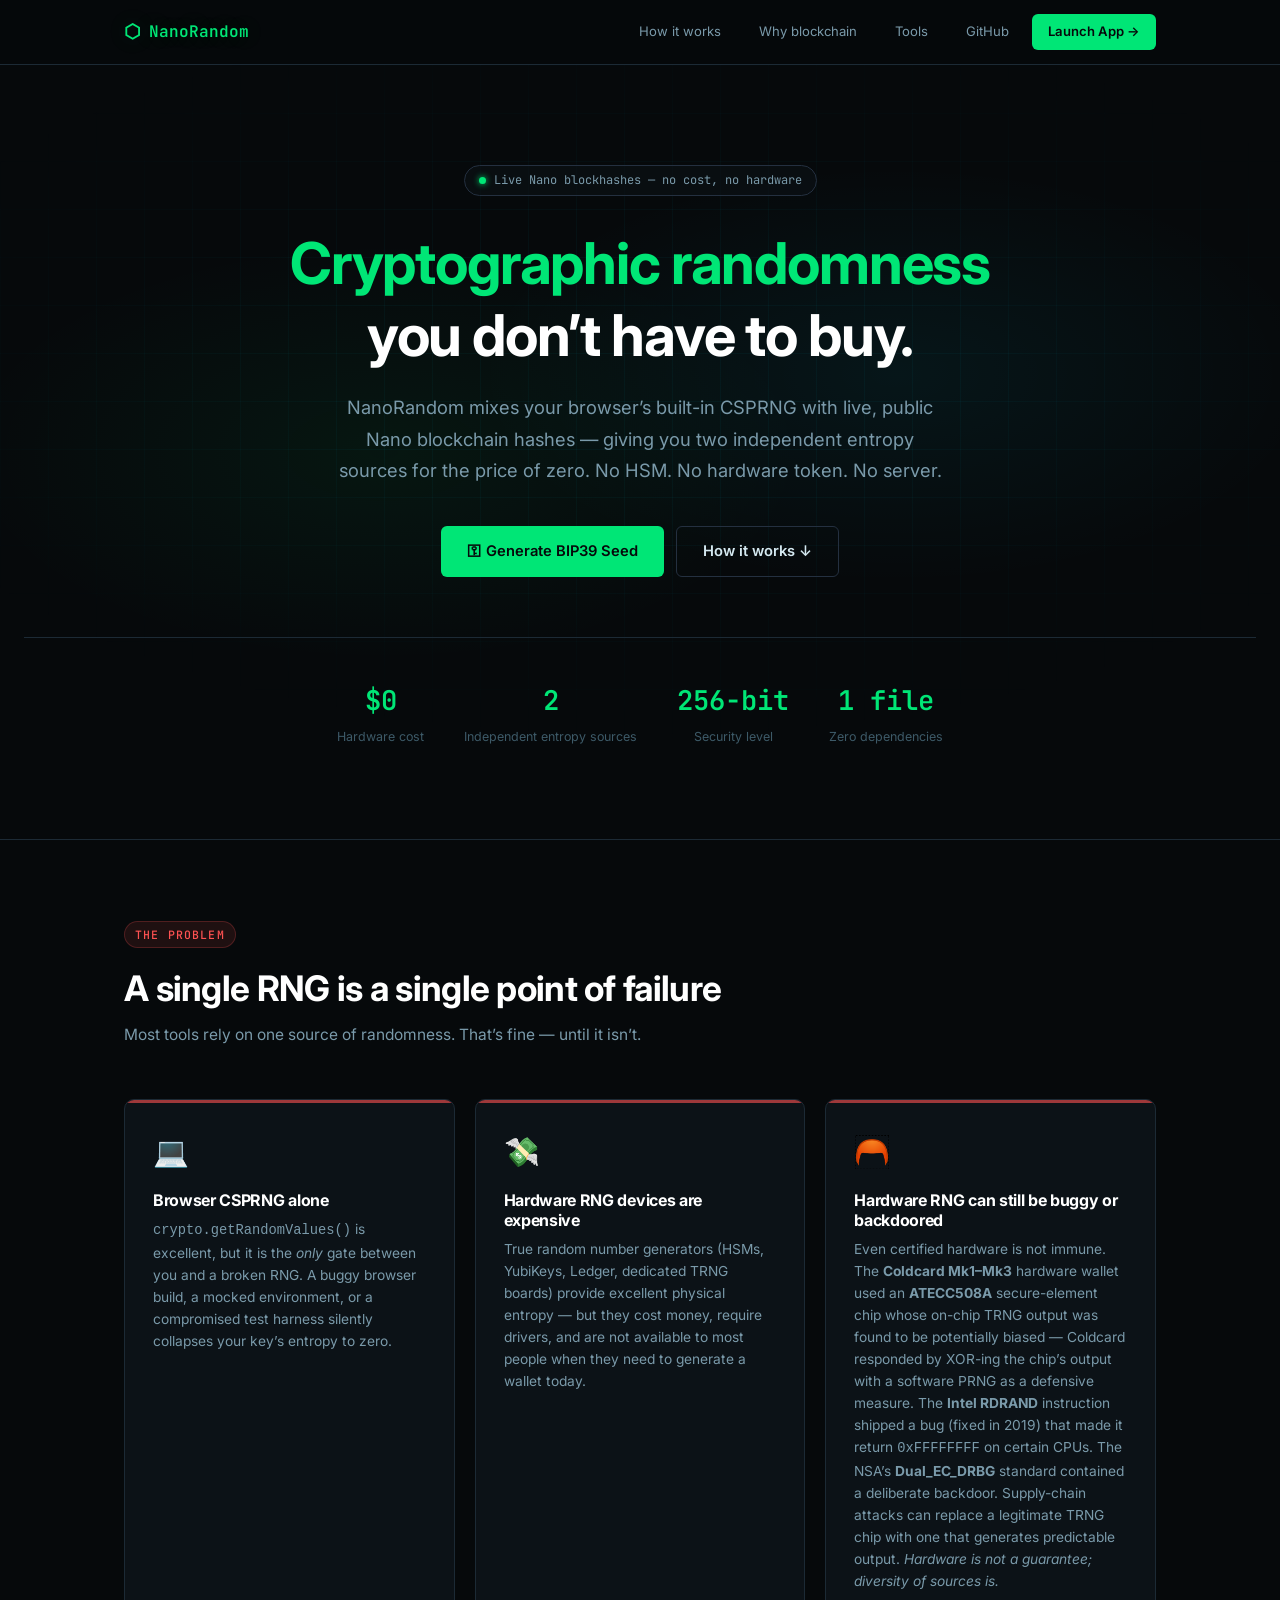
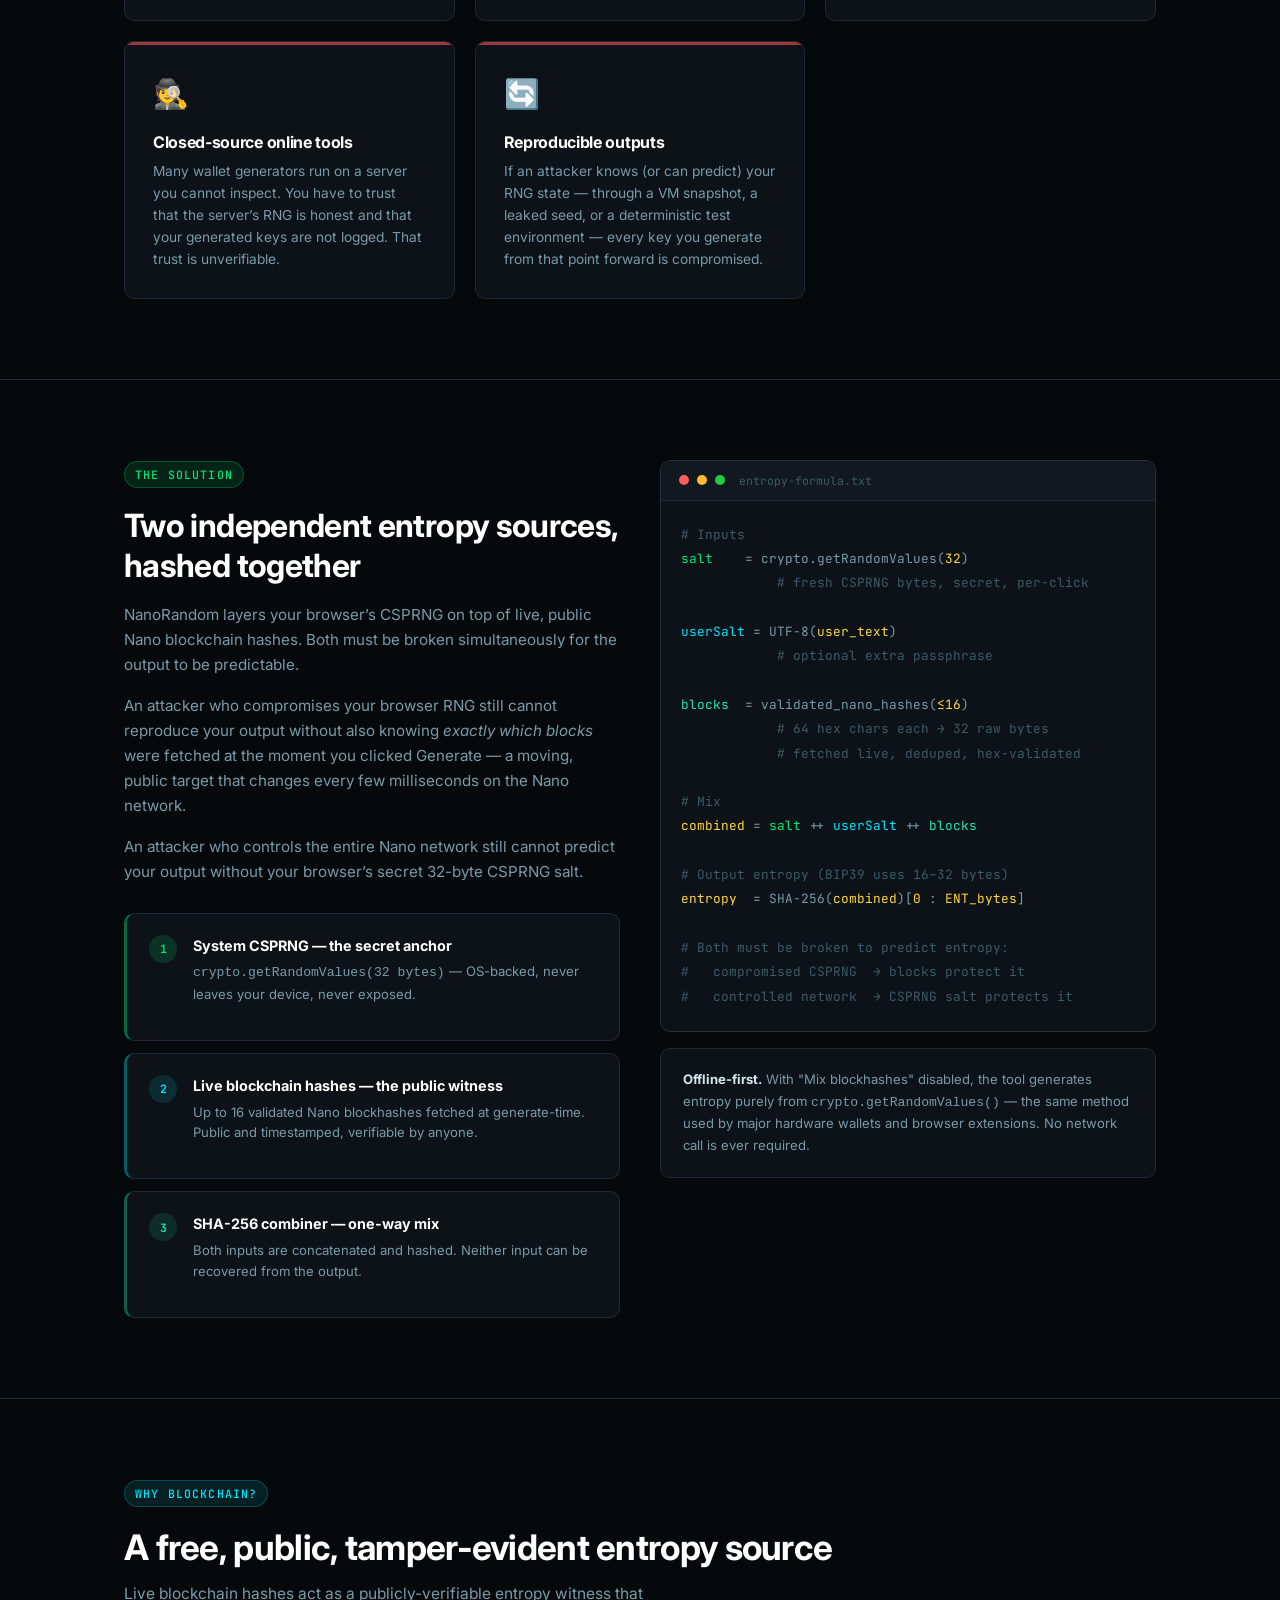
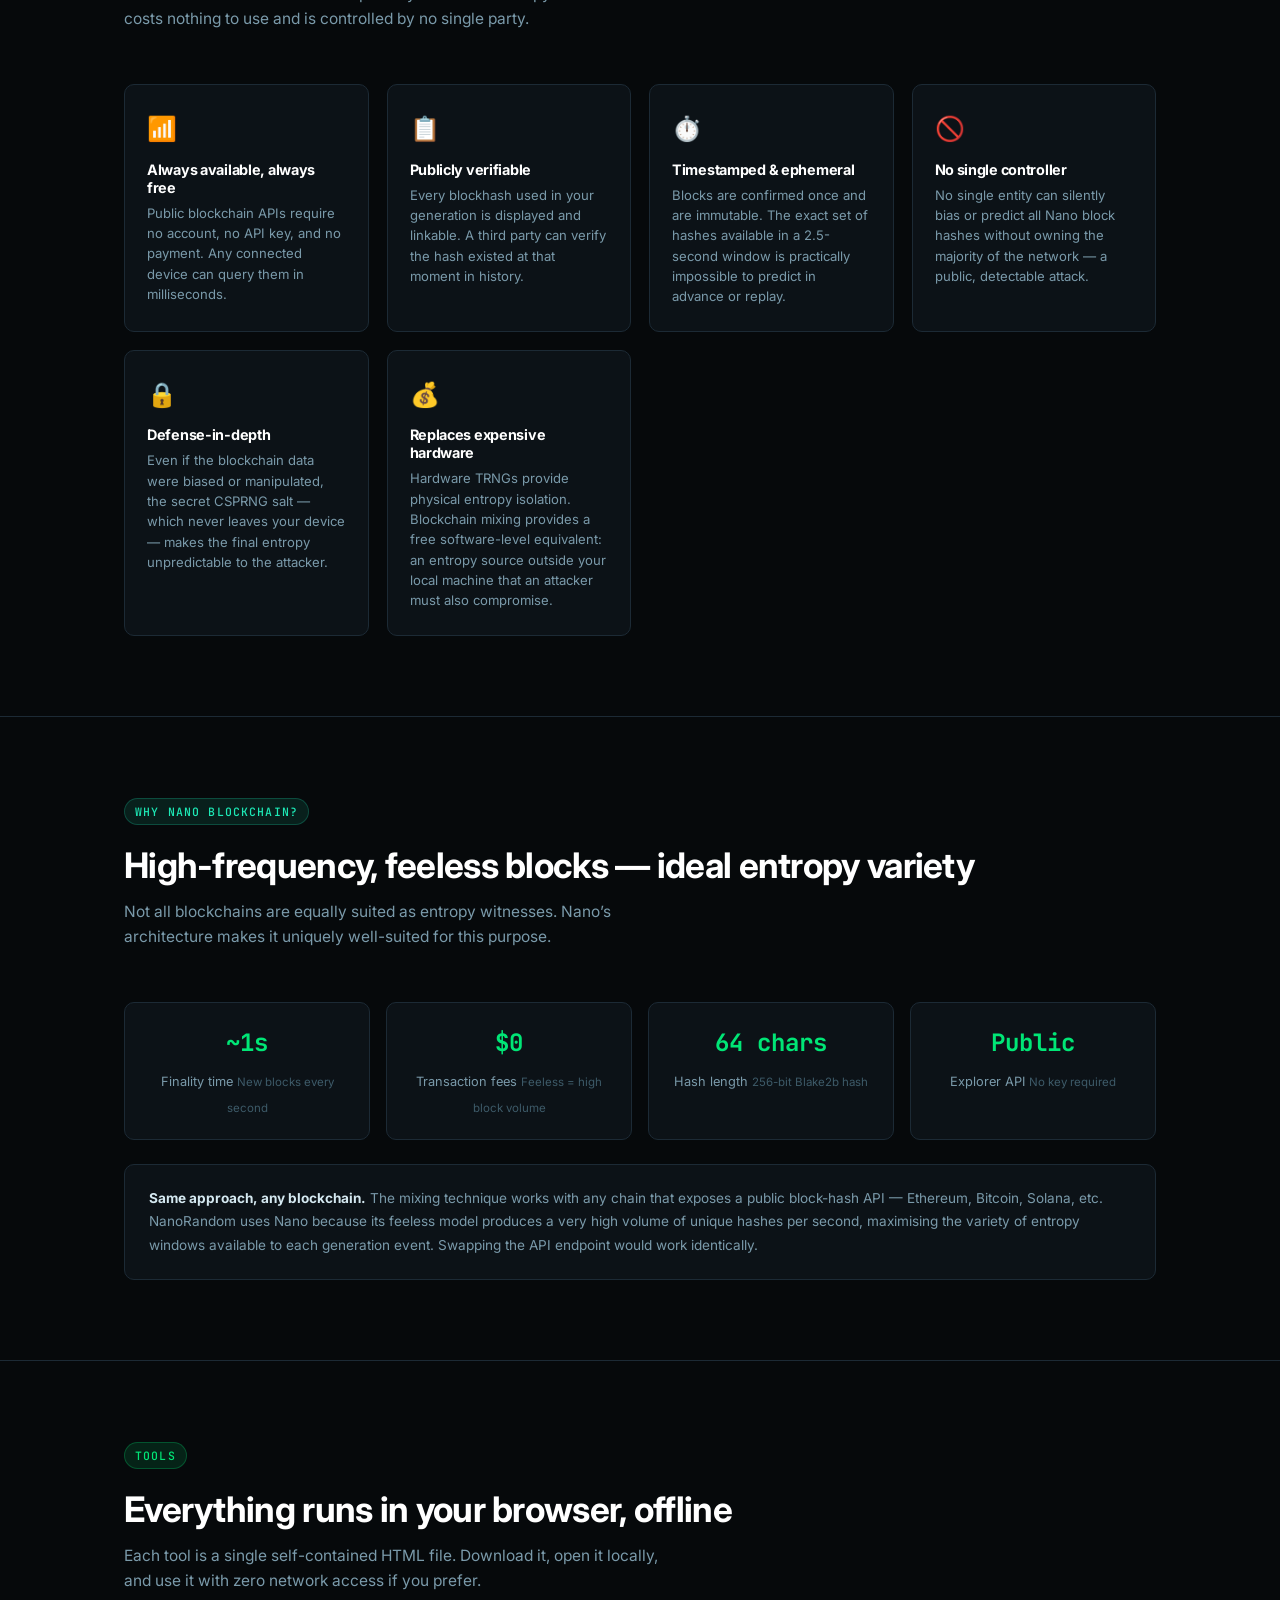
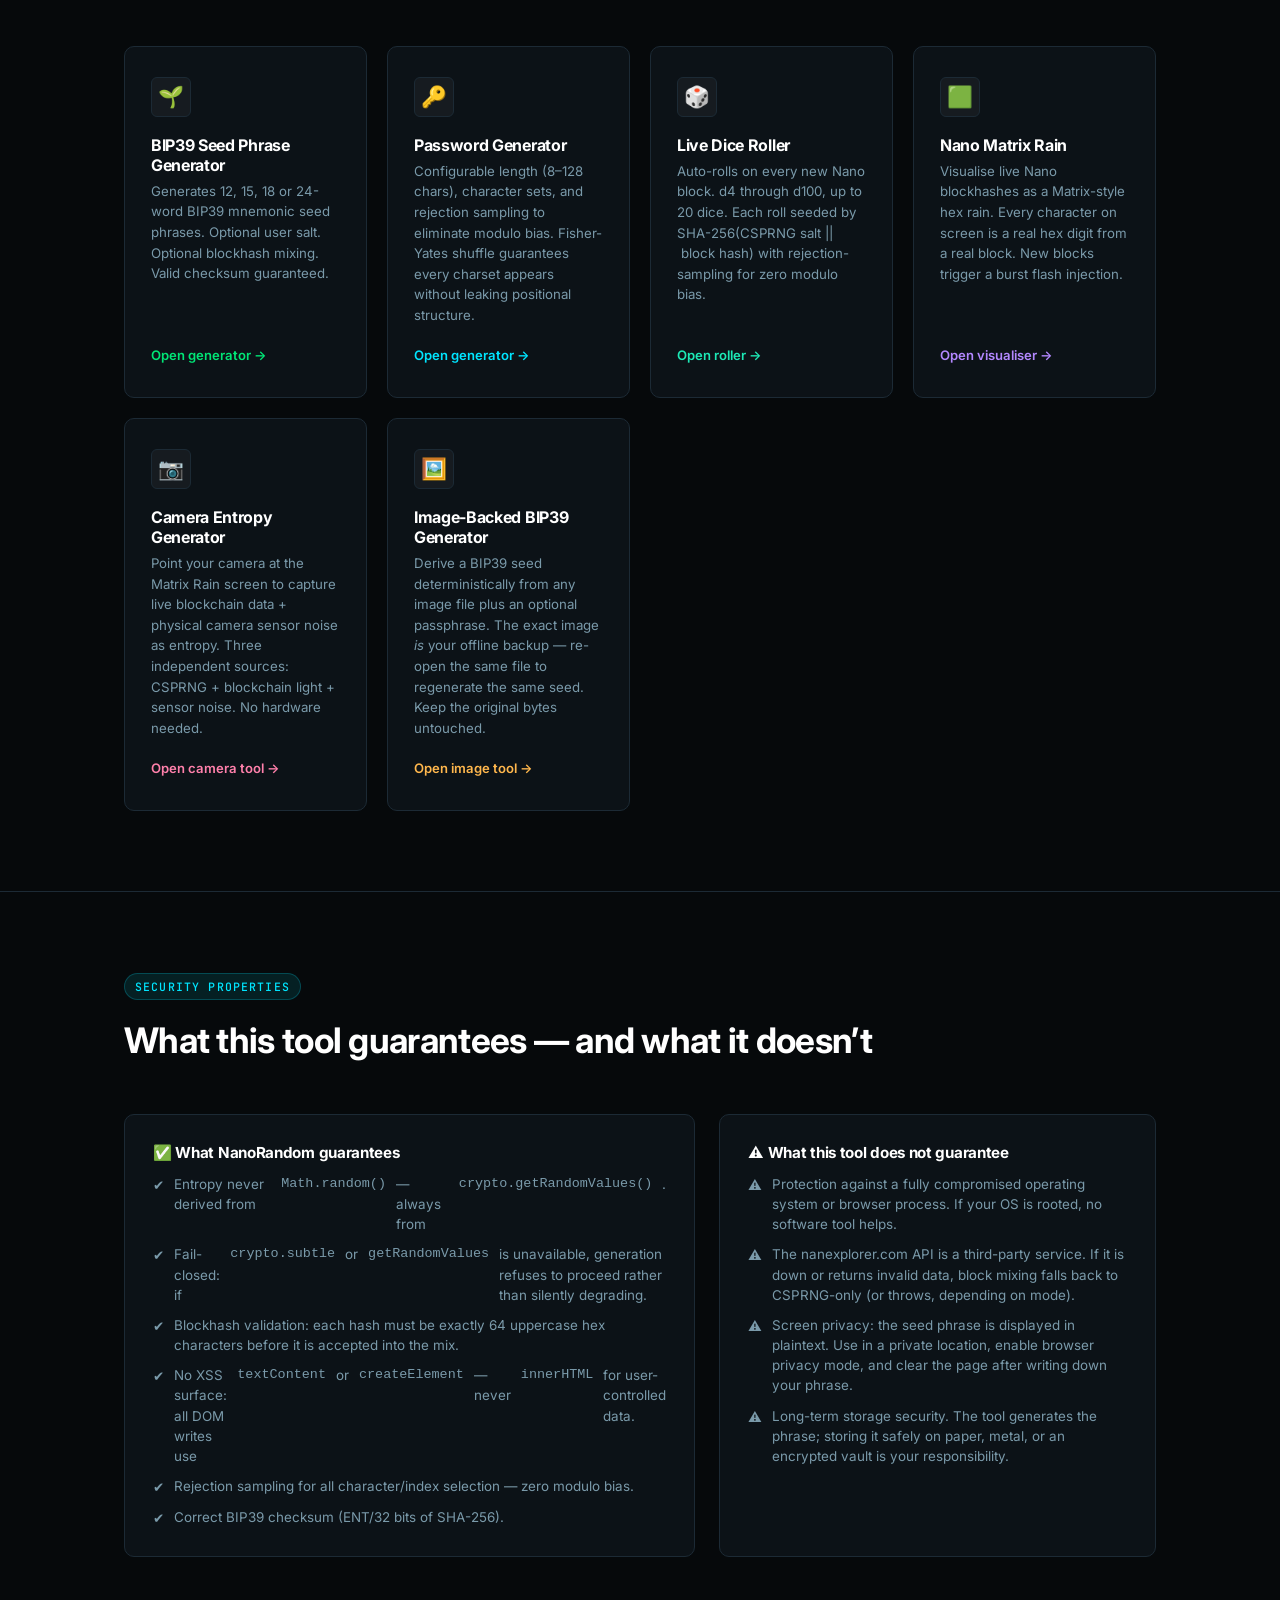
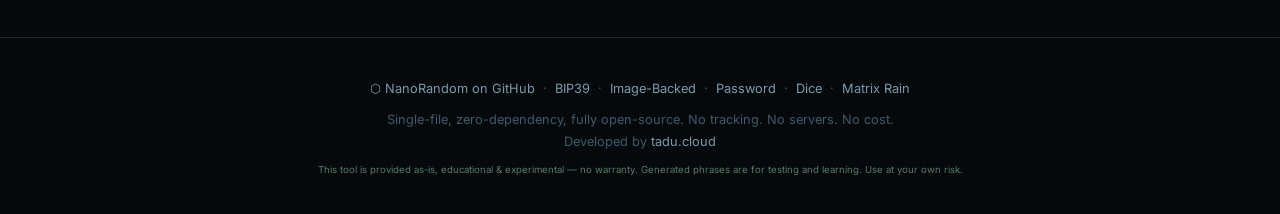
<file: index.html>
<!DOCTYPE html>
<html lang="en">
<head>
<meta charset="UTF-8">
<meta name="viewport" content="width=device-width, initial-scale=1.0">

<!-- ── Primary SEO ──────────────────────────────────────────── -->
<title>NanoRandom — Free Cryptographic Randomness via Blockchain &amp; CSPRNG</title>
<meta name="description" content="NanoRandom mixes your browser's CSPRNG with live Nano blockchain hashes to generate BIP39 seed phrases, passwords, and dice rolls — free, offline-first, zero dependencies. No expensive hardware RNG required.">
<meta name="keywords" content="BIP39 generator, seed phrase generator, cryptographic random, CSPRNG, blockchain entropy, Nano blockchain, random password generator, hardware RNG alternative, wallet seed, mnemonic generator, open source crypto tool">
<meta name="author" content="NanoRandom">
<meta name="robots" content="index, follow">
<link rel="canonical" href="https://nanorandom.dev/">

<!-- ── Open Graph (Facebook, LinkedIn, Discord, Telegram) ───── -->
<meta property="og:type"        content="website">
<meta property="og:url"         content="https://nanorandom.dev/">
<meta property="og:site_name"   content="NanoRandom">
<meta property="og:title"       content="NanoRandom — Free Cryptographic Randomness via Blockchain &amp; CSPRNG">
<meta property="og:description" content="Mix your browser's CSPRNG with live Nano blockchain hashes. Generate BIP39 seed phrases, passwords, and dice rolls — offline, open-source, zero cost. No hardware RNG needed.">
<meta property="og:image"       content="https://nanorandom.dev/og-image.png">
<meta property="og:image:width"  content="1200">
<meta property="og:image:height" content="630">
<meta property="og:image:alt"   content="NanoRandom — blockchain-mixed cryptographic randomness">
<meta property="og:locale"      content="en_US">

<!-- ── Twitter / X Card ─────────────────────────────────────── -->
<meta name="twitter:card"        content="summary_large_image">
<meta name="twitter:site"        content="@nanorandom_dev">
<meta name="twitter:title"       content="NanoRandom — Free Cryptographic Randomness via Blockchain &amp; CSPRNG">
<meta name="twitter:description" content="Mix your browser's CSPRNG with live Nano blockchain hashes. BIP39 seeds, passwords, dice rolls — offline, open-source, zero cost.">
<meta name="twitter:image"       content="https://nanorandom.dev/og-image.png">
<meta name="twitter:image:alt"   content="NanoRandom — blockchain-mixed cryptographic randomness">

<!-- ── Misc ─────────────────────────────────────────────────── -->
<meta name="theme-color" content="#00e676">
<meta name="color-scheme" content="dark">

<!-- ── JSON-LD Structured Data ──────────────────────────────── -->
<script type="application/ld+json">
{
  "@context": "https://schema.org",
  "@type": "WebApplication",
  "name": "NanoRandom",
  "url": "https://nanorandom.dev/",
  "description": "Free, open-source cryptographic randomness tool that mixes browser CSPRNG with live Nano blockchain hashes. Generates BIP39 seed phrases, passwords, and dice rolls with no hardware required.",
  "applicationCategory": "SecurityApplication",
  "operatingSystem": "Any (browser-based)",
  "browserRequirements": "Requires a browser with Web Crypto API (Chrome, Firefox, Safari, Edge)",
  "offers": {
    "@type": "Offer",
    "price": "0",
    "priceCurrency": "USD"
  },
  "featureList": [
    "BIP39 mnemonic seed phrase generation",
    "Cryptographic password generation with rejection sampling",
    "Live blockchain-seeded dice roller",
    "Nano blockhash matrix rain visualiser",
    "Offline-first, zero server dependency",
    "Open source, single HTML file per tool"
  ],
  "author": {
    "@type": "Person",
    "name": "dungvn3000",
    "url": "https://github.com/dungvn3000"
  },
  "codeRepository": "https://github.com/dungvn3000/nanorandom",
  "license": "https://opensource.org/licenses/MIT",
  "keywords": "BIP39, seed phrase, CSPRNG, blockchain entropy, Nano, random password, hardware RNG alternative"
}
</script>

<!-- ── Fonts ─────────────────────────────────────────────────── -->
<link rel="preconnect" href="https://fonts.googleapis.com">
<link rel="preconnect" href="https://fonts.gstatic.com" crossorigin>
<link href="https://fonts.googleapis.com/css2?family=Inter:wght@300;400;500;600;700&family=JetBrains+Mono:wght@400;500;600&display=swap" rel="stylesheet">
<style>
/* ── Reset & tokens ─────────────────────────────────────────── */
*, *::before, *::after { box-sizing: border-box; margin: 0; padding: 0; }

:root {
  --bg:        #06090b;
  --bg1:       #0c1217;
  --bg2:       #111820;
  --border:    #1c2a35;
  --border2:   #243040;
  --txt:       #d4e8f0;
  --txt2:      #7a9aaa;
  --txt3:      #3d5a68;
  --green:     #00e676;
  --green2:    #00c853;
  --cyan:      #00e5ff;
  --cyan2:     #00b8d9;
  --teal:      #1de9b6;
  --red:       #ff5252;
  --yellow:    #ffd740;
  --card-bg:   rgba(12, 22, 32, 0.80);
  --glow-g:    0 0 24px rgba(0,230,118,0.18);
  --glow-c:    0 0 24px rgba(0,229,255,0.18);
  --r:         10px;
  --r-sm:      6px;
  --font:      'Inter', system-ui, sans-serif;
  --mono:      'JetBrains Mono', 'Courier New', monospace;
}

html { scroll-behavior: smooth; }
body {
  background: var(--bg);
  color: var(--txt);
  font-family: var(--font);
  font-size: 16px;
  line-height: 1.65;
  overflow-x: hidden;
}

/* ── Utility ─────────────────────────────────────────────────── */
.container { max-width: 1080px; margin: 0 auto; padding: 0 24px; }
.mono { font-family: var(--mono); }
.tag {
  display: inline-block;
  font-family: var(--mono);
  font-size: 0.72em;
  font-weight: 500;
  letter-spacing: 0.1em;
  text-transform: uppercase;
  padding: 3px 10px;
  border-radius: 20px;
  margin-bottom: 18px;
}
.tag-green { background: rgba(0,230,118,0.12); color: var(--green); border: 1px solid rgba(0,230,118,0.25); }
.tag-cyan  { background: rgba(0,229,255,0.10); color: var(--cyan);  border: 1px solid rgba(0,229,255,0.22); }
.tag-teal  { background: rgba(29,233,182,0.10); color: var(--teal); border: 1px solid rgba(29,233,182,0.22); }
.tag-red   { background: rgba(255,82,82,0.10);  color: var(--red);  border: 1px solid rgba(255,82,82,0.22); }

h1, h2, h3 { font-weight: 700; line-height: 1.25; letter-spacing: -0.02em; }
a { color: var(--cyan); text-decoration: none; }
a:hover { color: var(--teal); }

/* ── Nav ─────────────────────────────────────────────────────── */
nav {
  position: sticky; top: 0; z-index: 100;
  border-bottom: 1px solid var(--border);
  background: rgba(6, 9, 11, 0.88);
  backdrop-filter: blur(16px);
}
.nav-inner {
  display: flex; align-items: center; gap: 8px;
  padding: 14px 24px;
  max-width: 1080px; margin: 0 auto;
}
.nav-logo {
  font-family: var(--mono);
  font-weight: 600;
  font-size: 1em;
  color: var(--green);
  text-shadow: var(--glow-g);
  margin-right: auto;
  display: flex; align-items: center; gap: 8px;
}
.nav-logo .hex { font-size: 1.2em; }
.nav-link {
  font-size: 0.82em;
  color: var(--txt2);
  padding: 6px 14px;
  border-radius: var(--r-sm);
  border: 1px solid transparent;
  transition: color 0.2s, border-color 0.2s, background 0.2s;
}
.nav-link:hover {
  color: var(--txt);
  border-color: var(--border2);
  background: var(--bg2);
}
.nav-cta {
  font-size: 0.82em; font-weight: 600;
  color: var(--bg);
  background: var(--green);
  padding: 7px 16px;
  border-radius: var(--r-sm);
  transition: background 0.2s, box-shadow 0.2s;
}
.nav-cta:hover { background: var(--teal); color: var(--bg); box-shadow: var(--glow-g); }

.nav-links { display: flex; align-items: center; gap: 8px; }
.nav-toggle {
  display: none;
  background: transparent;
  border: 1px solid var(--border2);
  color: var(--txt);
  border-radius: var(--r-sm);
  width: 38px; height: 38px;
  font-size: 1.15em; line-height: 1;
  cursor: pointer;
  align-items: center; justify-content: center;
  transition: color 0.2s, border-color 0.2s, background 0.2s;
}
.nav-toggle:hover { color: var(--cyan); border-color: var(--cyan2); background: rgba(0,229,255,0.06); }
.nav-toggle .ic-close { display: none; }
.nav-toggle.open .ic-open { display: none; }
.nav-toggle.open .ic-close { display: inline; }

/* ── Hero ─────────────────────────────────────────────────────── */
.hero {
  position: relative;
  padding: 100px 24px 90px;
  text-align: center;
  overflow: hidden;
}
/* Animated grid background */
.hero::before {
  content: '';
  position: absolute; inset: 0;
  background-image:
    linear-gradient(rgba(0,229,255,0.04) 1px, transparent 1px),
    linear-gradient(90deg, rgba(0,229,255,0.04) 1px, transparent 1px);
  background-size: 48px 48px;
  mask-image: radial-gradient(ellipse 80% 60% at 50% 40%, black 30%, transparent 80%);
  pointer-events: none;
}
/* Glow blobs */
.hero::after {
  content: '';
  position: absolute; inset: 0;
  background:
    radial-gradient(ellipse 600px 300px at 30% 50%, rgba(0,230,118,0.06) 0%, transparent 70%),
    radial-gradient(ellipse 600px 300px at 70% 40%, rgba(0,229,255,0.06) 0%, transparent 70%);
  pointer-events: none;
}
.hero-content { position: relative; z-index: 1; }
.hero-badge {
  display: inline-flex; align-items: center; gap: 8px;
  font-family: var(--mono); font-size: 0.75em;
  color: var(--txt2);
  border: 1px solid var(--border2);
  border-radius: 20px;
  padding: 5px 14px;
  margin-bottom: 32px;
  background: rgba(12,18,23,0.6);
}
.hero-badge .dot-live {
  width: 7px; height: 7px; border-radius: 50%;
  background: var(--green); box-shadow: 0 0 6px var(--green);
  animation: blink 1.6s infinite;
}
@keyframes blink { 0%,100%{opacity:1} 50%{opacity:.2} }

.hero h1 {
  font-size: clamp(2.2rem, 5vw, 3.6rem);
  color: #fff;
  margin-bottom: 20px;
}
.hero h1 .hl-green { color: var(--green); }
.hero h1 .hl-cyan  { color: var(--cyan); }
.hero-sub {
  font-size: clamp(1rem, 2vw, 1.15rem);
  color: var(--txt2);
  max-width: 620px; margin: 0 auto 40px;
  line-height: 1.7;
}
.hero-actions { display: flex; gap: 12px; justify-content: center; flex-wrap: wrap; }
.btn {
  display: inline-flex; align-items: center; gap: 8px;
  padding: 12px 26px; border-radius: var(--r-sm);
  font-weight: 600; font-size: 0.92em;
  transition: all 0.2s;
}
.btn-primary {
  background: var(--green); color: var(--bg);
}
.btn-primary:hover { background: var(--teal); color: var(--bg); box-shadow: 0 0 28px rgba(0,230,118,0.35); }
.btn-outline {
  background: transparent; color: var(--txt);
  border: 1px solid var(--border2);
}
.btn-outline:hover { border-color: var(--cyan2); color: var(--cyan); background: rgba(0,229,255,0.06); }

/* Hero stats */
.hero-stats {
  display: flex; gap: 40px; justify-content: center; flex-wrap: wrap;
  margin-top: 60px;
  padding-top: 40px;
  border-top: 1px solid var(--border);
}
.stat { text-align: center; }
.stat-val {
  font-family: var(--mono); font-size: 1.7em; font-weight: 600;
  color: var(--green); display: block;
}
.stat-label { font-size: 0.78em; color: var(--txt3); margin-top: 2px; }

/* ── Section base ─────────────────────────────────────────────── */
section { padding: 80px 0; }
section + section { border-top: 1px solid var(--border); }
.section-head { margin-bottom: 52px; }
.section-head h2 { font-size: clamp(1.6rem, 3vw, 2.2rem); color: #fff; margin-bottom: 12px; }
.section-head p { color: var(--txt2); max-width: 560px; font-size: 0.97em; }

/* ── Problem section ─────────────────────────────────────────── */
.problem-grid {
  display: grid;
  grid-template-columns: repeat(auto-fit, minmax(260px, 1fr));
  gap: 20px;
}
.problem-card {
  background: var(--bg1);
  border: 1px solid var(--border);
  border-radius: var(--r);
  padding: 28px;
  position: relative;
  overflow: hidden;
}
.problem-card::before {
  content: '';
  position: absolute; top: 0; left: 0; right: 0; height: 3px;
  background: var(--red);
  opacity: 0.6;
}
.problem-icon { font-size: 1.8em; margin-bottom: 14px; }
.problem-card h3 { font-size: 1em; color: #fff; margin-bottom: 8px; }
.problem-card p { font-size: 0.86em; color: var(--txt2); line-height: 1.6; }

/* ── Solution section ────────────────────────────────────────── */
.solution-layout {
  display: grid;
  grid-template-columns: 1fr 1fr;
  gap: 40px;
  align-items: start;
}
@media (max-width: 700px) { .solution-layout { grid-template-columns: 1fr; } }

.solution-text h2 { font-size: clamp(1.5rem, 3vw, 2rem); color: #fff; margin-bottom: 16px; }
.solution-text p  { color: var(--txt2); font-size: 0.95em; margin-bottom: 16px; }

.layer-stack { display: flex; flex-direction: column; gap: 12px; }
.layer {
  background: var(--bg1);
  border: 1px solid var(--border);
  border-radius: var(--r);
  padding: 20px 22px;
  display: flex; align-items: flex-start; gap: 16px;
  position: relative; overflow: hidden;
  transition: border-color 0.2s;
}
.layer:hover { border-color: var(--border2); }
.layer-num {
  font-family: var(--mono); font-size: 0.72em; font-weight: 600;
  width: 28px; height: 28px; border-radius: 50%;
  display: flex; align-items: center; justify-content: center;
  flex-shrink: 0;
  margin-top: 1px;
}
.layer-1 .layer-num { background: rgba(0,230,118,0.15); color: var(--green); }
.layer-2 .layer-num { background: rgba(0,229,255,0.12); color: var(--cyan); }
.layer-3 .layer-num { background: rgba(29,233,182,0.12); color: var(--teal); }
.layer-1 { border-left: 3px solid rgba(0,230,118,0.4); }
.layer-2 { border-left: 3px solid rgba(0,229,255,0.35); }
.layer-3 { border-left: 3px solid rgba(29,233,182,0.35); }
.layer-body h4 { font-size: 0.9em; color: #fff; margin-bottom: 4px; }
.layer-body p  { font-size: 0.82em; color: var(--txt2); line-height: 1.55; }

/* Formula box */
.formula-box {
  background: var(--bg1);
  border: 1px solid var(--border2);
  border-radius: var(--r);
  overflow: hidden;
}
.formula-box .fb-header {
  background: var(--bg2);
  padding: 10px 18px;
  font-family: var(--mono); font-size: 0.72em; color: var(--txt3);
  border-bottom: 1px solid var(--border);
  display: flex; align-items: center; gap: 8px;
}
.fb-dot { width: 10px; height: 10px; border-radius: 50%; }
.formula-box pre {
  padding: 22px 20px;
  font-family: var(--mono);
  font-size: 0.8em;
  line-height: 1.9;
  color: var(--txt2);
  overflow-x: auto;
  white-space: pre;
}
.c  { color: var(--txt3); }
.g  { color: var(--green); }
.cy { color: var(--cyan); }
.tl { color: var(--teal); }
.yw { color: var(--yellow); }

/* ── Why blockchain? ─────────────────────────────────────────── */
.why-grid {
  display: grid;
  grid-template-columns: repeat(auto-fit, minmax(220px, 1fr));
  gap: 18px;
}
.why-card {
  background: var(--bg1);
  border: 1px solid var(--border);
  border-radius: var(--r);
  padding: 24px 22px;
  transition: border-color 0.2s, box-shadow 0.2s;
}
.why-card:hover { border-color: var(--border2); box-shadow: var(--glow-c); }
.why-icon { font-size: 1.5em; margin-bottom: 12px; }
.why-card h3 { font-size: 0.9em; color: #fff; margin-bottom: 6px; }
.why-card p  { font-size: 0.82em; color: var(--txt2); line-height: 1.55; }

/* ── Why Nano? ────────────────────────────────────────────────── */
.nano-features {
  display: grid;
  grid-template-columns: repeat(auto-fit, minmax(200px, 1fr));
  gap: 16px;
}
.nano-feat {
  background: var(--bg1);
  border: 1px solid var(--border);
  border-radius: var(--r);
  padding: 20px 20px;
  text-align: center;
}
.nano-feat .nf-val {
  font-family: var(--mono);
  font-size: 1.5em; font-weight: 700;
  color: var(--green);
  display: block; margin-bottom: 4px;
}
.nano-feat .nf-label { font-size: 0.8em; color: var(--txt2); }
.nano-feat .nf-sub   { font-size: 0.72em; color: var(--txt3); margin-top: 2px; }

/* ── Tools grid ──────────────────────────────────────────────── */
.tools-grid {
  display: grid;
  grid-template-columns: repeat(auto-fit, minmax(240px, 1fr));
  gap: 20px;
}
.tool-card {
  background: var(--bg1);
  border: 1px solid var(--border);
  border-radius: var(--r);
  padding: 30px 26px;
  display: flex; flex-direction: column;
  transition: border-color 0.2s, box-shadow 0.2s, transform 0.2s;
  position: relative; overflow: hidden;
  /* anchor reset */
  color: inherit;
  text-decoration: none;
  cursor: pointer;
}
.tool-card:hover { transform: translateY(-3px); }
.tool-card.tc-green { --tc: var(--green); }
.tool-card.tc-cyan  { --tc: var(--cyan); }
.tool-card.tc-teal  { --tc: var(--teal); }
.tool-card.tc-purple { --tc: #b388ff; }
.tool-card:hover { border-color: var(--tc); box-shadow: 0 0 28px rgba(0,0,0,0.3); }
.tool-card .tc-top {
  width: 40px; height: 40px; border-radius: var(--r-sm);
  display: flex; align-items: center; justify-content: center;
  font-size: 1.3em; margin-bottom: 18px;
  background: rgba(255,255,255,0.04);
  border: 1px solid var(--border);
}
.tool-card h3 { font-size: 1em; color: #fff; margin-bottom: 6px; }
.tool-card p  { font-size: 0.83em; color: var(--txt2); line-height: 1.55; flex: 1; }
.tool-card .tc-link {
  display: inline-flex; align-items: center; gap: 6px;
  margin-top: 20px; font-size: 0.82em; font-weight: 600;
  color: var(--tc);
  transition: gap 0.15s;
}
.tool-card:hover .tc-link { gap: 10px; }

/* ── Security section ─────────────────────────────────────────── */
.security-two {
  display: grid;
  grid-template-columns: 1fr 1fr;
  gap: 24px;
}
@media (max-width: 640px) { .security-two { grid-template-columns: 1fr; } }
.sec-box {
  background: var(--bg1);
  border: 1px solid var(--border);
  border-radius: var(--r);
  padding: 28px;
}
.sec-box h3 { font-size: 0.95em; color: #fff; margin-bottom: 12px; }
.sec-list { list-style: none; display: flex; flex-direction: column; gap: 10px; }
.sec-list li {
  display: flex; align-items: flex-start; gap: 10px;
  font-size: 0.84em; color: var(--txt2); line-height: 1.5;
}
.sec-list li .ico { flex-shrink: 0; margin-top: 1px; }

/* ── Footer ──────────────────────────────────────────────────── */
footer {
  border-top: 1px solid var(--border);
  padding: 40px 24px;
  text-align: center;
  font-size: 0.8em;
  color: var(--txt3);
}
footer a { color: var(--txt2); }
footer a:hover { color: var(--txt); }

/* ── Responsive ───────────────────────────────────────────────── */
@media (max-width: 720px) {
  .nav-toggle { display: inline-flex; }
  .nav-links {
    position: absolute;
    top: 100%;
    left: 0; right: 0;
    flex-direction: column;
    align-items: stretch;
    gap: 4px;
    padding: 12px 16px 16px;
    background: rgba(6, 9, 11, 0.96);
    backdrop-filter: blur(16px);
    border-bottom: 1px solid var(--border);
    transform: translateY(-8px);
    opacity: 0;
    pointer-events: none;
    transition: opacity 0.18s ease, transform 0.18s ease;
  }
  .nav-links.open {
    transform: translateY(0);
    opacity: 1;
    pointer-events: auto;
  }
  .nav-link, .nav-cta {
    display: block;
    text-align: left;
    padding: 11px 12px;
    font-size: 0.9em;
  }
  .nav-cta { text-align: center; }

  .container { padding: 0 16px; }
  .nav-inner { padding: 12px 16px; }
  section { padding: 56px 0; }
  .hero { padding: 56px 16px 48px; }
  .hero-badge { font-size: 0.7em; margin-bottom: 22px; padding: 4px 12px; }
  .hero h1 { margin-bottom: 16px; }
  .hero-sub { margin-bottom: 30px; }
  .hero-actions { gap: 10px; }
  .btn { padding: 11px 20px; font-size: 0.88em; }
  .hero-stats {
    gap: 22px 28px;
    margin-top: 42px;
    padding-top: 28px;
  }
  .stat-val { font-size: 1.4em; }

  .section-head { margin-bottom: 36px; }
  .formula-box pre { font-size: 0.72em; padding: 16px 14px; line-height: 1.8; }
  .layer { padding: 16px 16px; gap: 12px; }
  .layer-num { width: 26px; height: 26px; }
  .problem-card, .why-card, .sec-box { padding: 22px 18px; }
  .nano-feat { padding: 18px 16px; }
  .tool-card { padding: 24px 20px; }
}

@media (max-width: 420px) {
  .hero { padding: 44px 14px 40px; }
  .container { padding: 0 14px; }
  .nav-inner { padding: 11px 14px; }
  .hero-badge { font-size: 0.64em; }
  .hero-stats { gap: 16px 22px; }
  .stat-val { font-size: 1.25em; }
  .stat-label { font-size: 0.72em; }
  .problem-card, .why-card, .sec-box, .nano-feat, .tool-card { padding: 20px 16px; }
  .formula-box pre { font-size: 0.68em; padding: 14px 12px; }
}

@media (max-width: 360px) {
  .hero h1 { font-size: 1.9rem; }
  .hero-actions { flex-direction: column; }
  .btn { width: 100%; justify-content: center; }
}
</style>
</head>
<body>

<!-- ── Nav ───────────────────────────────────────────────────── -->
<nav>
  <div class="nav-inner">
    <div class="nav-logo">
      <span class="hex">&#x2B21;</span> NanoRandom
    </div>
    <div class="nav-links" id="navLinks">
      <a class="nav-link" href="#how-it-works">How it works</a>
      <a class="nav-link" href="#why-blockchain">Why blockchain</a>
      <a class="nav-link" href="#tools">Tools</a>
      <a class="nav-link" href="https://github.com/dungvn3000/nanorandom#readme" target="_blank" rel="noopener">GitHub</a>
      <a class="nav-cta" href="bip39.html">Launch App &#x2192;</a>
    </div>
    <button class="nav-toggle" id="navToggle" aria-label="Toggle menu" aria-expanded="false">
      <span class="ic-open">&#9776;</span><span class="ic-close">&#10005;</span>
    </button>
  </div>
</nav>

<!-- ── Hero ──────────────────────────────────────────────────── -->
<section class="hero">
  <div class="hero-content">
    <div class="hero-badge">
      <span class="dot-live"></span>
      Live Nano blockhashes &mdash; no cost, no hardware
    </div>
    <h1>
      <span class="hl-green">Cryptographic randomness</span><br>
      you don&rsquo;t have to buy.
    </h1>
    <p class="hero-sub">
      NanoRandom mixes your browser&rsquo;s built-in CSPRNG with live,
      public Nano blockchain hashes&nbsp;&mdash; giving you two independent
      entropy sources for the price of zero.
      No HSM. No hardware token. No server.
    </p>
    <div class="hero-actions">
      <a class="btn btn-primary" href="bip39.html">&#x26BF; Generate BIP39 Seed</a>
      <a class="btn btn-outline" href="#how-it-works">How it works &darr;</a>
    </div>

    <div class="hero-stats">
      <div class="stat">
        <span class="stat-val">$0</span>
        <span class="stat-label">Hardware cost</span>
      </div>
      <div class="stat">
        <span class="stat-val">2</span>
        <span class="stat-label">Independent entropy sources</span>
      </div>
      <div class="stat">
        <span class="stat-val">256-bit</span>
        <span class="stat-label">Security level</span>
      </div>
      <div class="stat">
        <span class="stat-val">1 file</span>
        <span class="stat-label">Zero dependencies</span>
      </div>
    </div>
  </div>
</section>

<!-- ── Problem ─────────────────────────────────────────────────── -->
<section id="problem">
  <div class="container">
    <div class="section-head">
      <div class="tag tag-red">The Problem</div>
      <h2>A single RNG is a single point of failure</h2>
      <p>Most tools rely on one source of randomness. That&rsquo;s fine&nbsp;&mdash;
        until it isn&rsquo;t.</p>
    </div>
    <div class="problem-grid">
      <div class="problem-card">
        <div class="problem-icon">&#x1F4BB;</div>
        <h3>Browser CSPRNG alone</h3>
        <p>
          <code>crypto.getRandomValues()</code> is excellent, but it is the
          <em>only</em> gate between you and a broken RNG.
          A buggy browser build, a mocked environment, or a compromised
          test harness silently collapses your key&rsquo;s entropy to zero.
        </p>
      </div>
      <div class="problem-card">
        <div class="problem-icon">&#x1F4B8;</div>
        <h3>Hardware RNG devices are expensive</h3>
        <p>
          True random number generators (HSMs, YubiKeys, Ledger, dedicated
          TRNG boards) provide excellent physical entropy&nbsp;&mdash; but
          they cost money, require drivers, and are not available to most
          people when they need to generate a wallet today.
        </p>
      </div>
      <div class="problem-card">
        <div class="problem-icon">&#x1F9B0;</div>
        <h3>Hardware RNG can still be buggy or backdoored</h3>
        <p>
          Even certified hardware is not immune. The <strong>Coldcard Mk1&ndash;Mk3</strong>
          hardware wallet used an <strong>ATECC508A</strong> secure-element chip whose
          on-chip TRNG output was found to be potentially biased &mdash; Coldcard
          responded by XOR-ing the chip&rsquo;s output with a software PRNG as a
          defensive measure. The <strong>Intel RDRAND</strong> instruction shipped a
          bug (fixed in 2019) that made it return <code>0xFFFFFFFF</code> on certain
          CPUs. The NSA&rsquo;s <strong>Dual_EC_DRBG</strong> standard contained a
          deliberate backdoor. Supply-chain attacks can replace a legitimate TRNG
          chip with one that generates predictable output. <em>Hardware is not a
          guarantee; diversity of sources is.</em>
        </p>
      </div>
      <div class="problem-card">
        <div class="problem-icon">&#x1F575;&#xFE0F;</div>
        <h3>Closed-source online tools</h3>
        <p>
          Many wallet generators run on a server you cannot inspect.
          You have to trust that the server&rsquo;s RNG is honest and
          that your generated keys are not logged. That trust is unverifiable.
        </p>
      </div>
      <div class="problem-card">
        <div class="problem-icon">&#x1F504;</div>
        <h3>Reproducible outputs</h3>
        <p>
          If an attacker knows (or can predict) your RNG state&nbsp;&mdash;
          through a VM snapshot, a leaked seed, or a deterministic test
          environment&nbsp;&mdash; every key you generate from that point
          forward is compromised.
        </p>
      </div>
    </div>
  </div>
</section>

<!-- ── Solution / How it works ─────────────────────────────────── -->
<section id="how-it-works">
  <div class="container">
    <div class="solution-layout">
      <div class="solution-text">
        <div class="tag tag-green">The Solution</div>
        <h2>Two independent entropy sources, hashed together</h2>
        <p>
          NanoRandom layers your browser&rsquo;s CSPRNG on top of live,
          public Nano blockchain hashes. Both must be broken simultaneously
          for the output to be predictable.
        </p>
        <p>
          An attacker who compromises your browser RNG still cannot reproduce
          your output without also knowing <em>exactly which blocks</em> were
          fetched at the moment you clicked Generate &mdash; a moving,
          public target that changes every few milliseconds on the Nano network.
        </p>
        <p>
          An attacker who controls the entire Nano network still cannot
          predict your output without your browser&rsquo;s secret 32-byte CSPRNG salt.
        </p>
        <div class="layer-stack" style="margin-top:28px">
          <div class="layer layer-1">
            <div class="layer-num">1</div>
            <div class="layer-body">
              <h4>System CSPRNG &mdash; the secret anchor</h4>
              <p><code>crypto.getRandomValues(32 bytes)</code> &mdash;
                OS-backed, never leaves your device, never exposed.</p>
            </div>
          </div>
          <div class="layer layer-2">
            <div class="layer-num">2</div>
            <div class="layer-body">
              <h4>Live blockchain hashes &mdash; the public witness</h4>
              <p>Up to 16 validated Nano blockhashes fetched at generate-time.
                Public and timestamped, verifiable by anyone.</p>
            </div>
          </div>
          <div class="layer layer-3">
            <div class="layer-num">3</div>
            <div class="layer-body">
              <h4>SHA-256 combiner &mdash; one-way mix</h4>
              <p>Both inputs are concatenated and hashed. Neither input can
                be recovered from the output.</p>
            </div>
          </div>
        </div>
      </div>

      <div>
        <div class="formula-box">
          <div class="fb-header">
            <span class="fb-dot" style="background:#ff5f57"></span>
            <span class="fb-dot" style="background:#febc2e"></span>
            <span class="fb-dot" style="background:#28c840"></span>
            <span style="margin-left:6px">entropy-formula.txt</span>
          </div>
          <pre><span class="c"># Inputs</span>
<span class="g">salt</span>    = crypto.getRandomValues(<span class="yw">32</span>)
            <span class="c"># fresh CSPRNG bytes, secret, per-click</span>

<span class="cy">userSalt</span> = UTF-8(<span class="yw">user_text</span>)
            <span class="c"># optional extra passphrase</span>

<span class="tl">blocks</span>  = validated_nano_hashes(<span class="yw">≤16</span>)
            <span class="c"># 64 hex chars each → 32 raw bytes</span>
            <span class="c"># fetched live, deduped, hex-validated</span>

<span class="c"># Mix</span>
<span class="yw">combined</span> = <span class="g">salt</span> ++ <span class="cy">userSalt</span> ++ <span class="tl">blocks</span>

<span class="c"># Output entropy (BIP39 uses 16–32 bytes)</span>
<span class="yw">entropy</span>  = SHA-256(<span class="yw">combined</span>)[<span class="yw">0</span> : <span class="yw">ENT_bytes</span>]

<span class="c"># Both must be broken to predict entropy:</span>
<span class="c">#   compromised CSPRNG  → blocks protect it</span>
<span class="c">#   controlled network  → CSPRNG salt protects it</span></pre>
        </div>

        <div style="margin-top:16px; background:var(--bg1); border:1px solid var(--border); border-radius:var(--r); padding:20px 22px;">
          <p style="font-size:0.82em; color:var(--txt2); line-height:1.65;">
            <strong style="color:var(--txt)">Offline-first.</strong>
            With "Mix blockhashes" disabled, the tool generates entropy purely
            from <code>crypto.getRandomValues()</code> &mdash; the same method
            used by major hardware wallets and browser extensions.
            No network call is ever required.
          </p>
        </div>
      </div>
    </div>
  </div>
</section>

<!-- ── Why blockchain? ─────────────────────────────────────────── -->
<section id="why-blockchain">
  <div class="container">
    <div class="section-head">
      <div class="tag tag-cyan">Why blockchain?</div>
      <h2>A free, public, tamper-evident entropy source</h2>
      <p>Live blockchain hashes act as a publicly-verifiable entropy witness that
         costs nothing to use and is controlled by no single party.</p>
    </div>
    <div class="why-grid">
      <div class="why-card">
        <div class="why-icon">&#x1F4F6;</div>
        <h3>Always available, always free</h3>
        <p>Public blockchain APIs require no account, no API key, and no payment.
           Any connected device can query them in milliseconds.</p>
      </div>
      <div class="why-card">
        <div class="why-icon">&#x1F4CB;</div>
        <h3>Publicly verifiable</h3>
        <p>Every blockhash used in your generation is displayed and linkable.
           A third party can verify the hash existed at that moment in history.</p>
      </div>
      <div class="why-card">
        <div class="why-icon">&#x23F1;&#xFE0F;</div>
        <h3>Timestamped &amp; ephemeral</h3>
        <p>Blocks are confirmed once and are immutable. The exact set of hashes
           available in a 2.5-second window is practically impossible to predict
           in advance or replay.</p>
      </div>
      <div class="why-card">
        <div class="why-icon">&#x1F6AB;</div>
        <h3>No single controller</h3>
        <p>No single entity can silently bias or predict all Nano block hashes
           without owning the majority of the network&nbsp;&mdash; a public,
           detectable attack.</p>
      </div>
      <div class="why-card">
        <div class="why-icon">&#x1F512;</div>
        <h3>Defense-in-depth</h3>
        <p>Even if the blockchain data were biased or manipulated, the secret
           CSPRNG salt &mdash; which never leaves your device &mdash; makes
           the final entropy unpredictable to the attacker.</p>
      </div>
      <div class="why-card">
        <div class="why-icon">&#x1F4B0;</div>
        <h3>Replaces expensive hardware</h3>
        <p>Hardware TRNGs provide physical entropy isolation. Blockchain mixing
           provides a free software-level equivalent: an entropy source outside
           your local machine that an attacker must also compromise.</p>
      </div>
    </div>
  </div>
</section>

<!-- ── Why Nano? ───────────────────────────────────────────────── -->
<section id="why-nano">
  <div class="container">
    <div class="section-head">
      <div class="tag tag-teal">Why Nano blockchain?</div>
      <h2>High-frequency, feeless blocks &mdash; ideal entropy variety</h2>
      <p>Not all blockchains are equally suited as entropy witnesses. Nano&rsquo;s
         architecture makes it uniquely well-suited for this purpose.</p>
    </div>
    <div class="nano-features">
      <div class="nano-feat">
        <span class="nf-val">~1s</span>
        <span class="nf-label">Finality time</span>
        <span class="nf-sub">New blocks every second</span>
      </div>
      <div class="nano-feat">
        <span class="nf-val">$0</span>
        <span class="nf-label">Transaction fees</span>
        <span class="nf-sub">Feeless = high block volume</span>
      </div>
      <div class="nano-feat">
        <span class="nf-val">64 chars</span>
        <span class="nf-label">Hash length</span>
        <span class="nf-sub">256-bit Blake2b hash</span>
      </div>
      <div class="nano-feat">
        <span class="nf-val">Public</span>
        <span class="nf-label">Explorer API</span>
        <span class="nf-sub">No key required</span>
      </div>
    </div>
    <div style="margin-top:24px; background:var(--bg1); border:1px solid var(--border); border-radius:var(--r); padding:22px 24px;">
      <p style="font-size:0.85em; color:var(--txt2); line-height:1.7;">
        <strong style="color:var(--txt)">Same approach, any blockchain.</strong>
        The mixing technique works with any chain that exposes a public block-hash API
        &mdash; Ethereum, Bitcoin, Solana, etc. NanoRandom uses Nano because its
        feeless model produces a very high volume of unique hashes per second,
        maximising the variety of entropy windows available to each generation event.
        Swapping the API endpoint would work identically.
      </p>
    </div>
  </div>
</section>

<!-- ── Tools ─────────────────────────────────────────────────── -->
<section id="tools">
  <div class="container">
    <div class="section-head">
      <div class="tag tag-green">Tools</div>
      <h2>Everything runs in your browser, offline</h2>
      <p>Each tool is a single self-contained HTML file. Download it, open it
         locally, and use it with zero network access if you prefer.</p>
    </div>
    <div class="tools-grid">
      <a class="tool-card tc-green" href="bip39.html">
        <div class="tc-top">&#x1F331;</div>
        <h3>BIP39 Seed Phrase Generator</h3>
        <p>Generates 12, 15, 18 or 24-word BIP39 mnemonic seed phrases.
           Optional user salt. Optional blockhash mixing. Valid checksum guaranteed.</p>
        <span class="tc-link">Open generator &#x2192;</span>
      </a>
      <a class="tool-card tc-cyan" href="password.html">
        <div class="tc-top">&#x1F511;</div>
        <h3>Password Generator</h3>
        <p>Configurable length (8&ndash;128 chars), character sets, and rejection
           sampling to eliminate modulo bias. Fisher-Yates shuffle guarantees
           every charset appears without leaking positional structure.</p>
        <span class="tc-link">Open generator &#x2192;</span>
      </a>
      <a class="tool-card tc-teal" href="dice.html">
        <div class="tc-top">&#x1F3B2;</div>
        <h3>Live Dice Roller</h3>
        <p>Auto-rolls on every new Nano block. d4 through d100, up to 20 dice.
           Each roll seeded by SHA-256(CSPRNG salt&nbsp;||&nbsp;block hash)
           with rejection-sampling for zero modulo bias.</p>
        <span class="tc-link">Open roller &#x2192;</span>
      </a>
      <a class="tool-card tc-purple" href="matrix.html">
        <div class="tc-top">&#x1F7E9;</div>
        <h3>Nano Matrix Rain</h3>
        <p>Visualise live Nano blockhashes as a Matrix-style hex rain.
           Every character on screen is a real hex digit from a real block.
           New blocks trigger a burst flash injection.</p>
        <span class="tc-link">Open visualiser &#x2192;</span>
      </a>
      <a class="tool-card tc-purple" href="camera.html" style="--tc:#ff80ab">
        <div class="tc-top">&#x1F4F7;</div>
        <h3>Camera Entropy Generator</h3>
        <p>Point your camera at the Matrix Rain screen to capture live blockchain
           data + physical camera sensor noise as entropy. Three independent
           sources: CSPRNG + blockchain light + sensor noise. No hardware needed.</p>
        <span class="tc-link">Open camera tool &#x2192;</span>
      </a>
      <a class="tool-card tc-green" href="image.html" style="--tc:#ffb74d">
        <div class="tc-top">&#x1F5BC;&#xFE0F;</div>
        <h3>Image-Backed BIP39 Generator</h3>
        <p>Derive a BIP39 seed deterministically from any image file plus an optional
           passphrase. The exact image <i>is</i> your offline backup &mdash; re-open the same
           file to regenerate the same seed. Keep the original bytes untouched.</p>
        <span class="tc-link">Open image tool &#x2192;</span>
      </a>
    </div>
  </div>
</section>

<!-- ── Security notes ─────────────────────────────────────────── -->
<section id="security">
  <div class="container">
    <div class="section-head">
      <div class="tag tag-cyan">Security properties</div>
      <h2>What this tool guarantees &mdash; and what it doesn&rsquo;t</h2>
    </div>
    <div class="security-two">
      <div class="sec-box">
        <h3>&#x2705; What NanoRandom guarantees</h3>
        <ul class="sec-list">
          <li><span class="ico">&#x2714;</span>
            Entropy never derived from <code>Math.random()</code> — always
            from <code>crypto.getRandomValues()</code>.
          </li>
          <li><span class="ico">&#x2714;</span>
            Fail-closed: if <code>crypto.subtle</code> or
            <code>getRandomValues</code> is unavailable, generation
            refuses to proceed rather than silently degrading.
          </li>
          <li><span class="ico">&#x2714;</span>
            Blockhash validation: each hash must be exactly 64 uppercase
            hex characters before it is accepted into the mix.
          </li>
          <li><span class="ico">&#x2714;</span>
            No XSS surface: all DOM writes use <code>textContent</code>
            or <code>createElement</code> — never <code>innerHTML</code>
            for user-controlled data.
          </li>
          <li><span class="ico">&#x2714;</span>
            Rejection sampling for all character/index selection —
            zero modulo bias.
          </li>
          <li><span class="ico">&#x2714;</span>
            Correct BIP39 checksum (ENT/32 bits of SHA-256).
          </li>
        </ul>
      </div>
      <div class="sec-box">
        <h3>&#x26A0;&#xFE0F; What this tool does not guarantee</h3>
        <ul class="sec-list">
          <li><span class="ico">&#x26A0;&#xFE0F;</span>
            Protection against a fully compromised operating system or
            browser process. If your OS is rooted, no software tool helps.
          </li>
          <li><span class="ico">&#x26A0;&#xFE0F;</span>
            The nanexplorer.com API is a third-party service. If it is
            down or returns invalid data, block mixing falls back to
            CSPRNG-only (or throws, depending on mode).
          </li>
          <li><span class="ico">&#x26A0;&#xFE0F;</span>
            Screen privacy: the seed phrase is displayed in plaintext.
            Use in a private location, enable browser privacy mode,
            and clear the page after writing down your phrase.
          </li>
          <li><span class="ico">&#x26A0;&#xFE0F;</span>
            Long-term storage security. The tool generates the phrase;
            storing it safely on paper, metal, or an encrypted vault
            is your responsibility.
          </li>
        </ul>
      </div>
    </div>
  </div>
</section>

<!-- ── Footer ─────────────────────────────────────────────────── -->
<footer>
  <div class="container">
    <p style="margin-bottom:10px">
      <a href="https://github.com/dungvn3000/nanorandom" target="_blank" rel="noopener">
        &#x2B21; NanoRandom on GitHub
      </a>
      &nbsp;&middot;&nbsp;
      <a href="bip39.html">BIP39</a>
      &nbsp;&middot;&nbsp;
      <a href="image.html">Image-Backed</a>
      &nbsp;&middot;&nbsp;
      <a href="password.html">Password</a>
      &nbsp;&middot;&nbsp;
      <a href="dice.html">Dice</a>
      &nbsp;&middot;&nbsp;
      <a href="matrix.html">Matrix Rain</a>
    </p>
    <p>
      Single-file, zero-dependency, fully open-source.
      No tracking. No servers. No cost.
      <br>
      Developed by <a href="https://tadu.cloud" target="_blank" rel="noopener">tadu.cloud</a>
    </p>
    <p style="margin-top:10px; font-size:0.75em; color:#5a7a6a;">
      This tool is provided as-is, educational &amp; experimental — no warranty.
      Generated phrases are for testing and learning. Use at your own risk.
    </p>
  </div>
</footer>

<script>
(function () {
  var toggle = document.getElementById('navToggle');
  var links = document.getElementById('navLinks');
  if (!toggle || !links) return;
  function setOpen(open) {
    links.classList.toggle('open', open);
    toggle.classList.toggle('open', open);
    toggle.setAttribute('aria-expanded', open ? 'true' : 'false');
  }
  toggle.addEventListener('click', function () {
    setOpen(!links.classList.contains('open'));
  });
  links.addEventListener('click', function (e) {
    if (e.target.closest('a')) setOpen(false);
  });
  var mq = window.matchMedia('(min-width: 721px)');
  mq.addEventListener('change', function (e) { if (e.matches) setOpen(false); });
})();
</script>

</body>
</html>
</file>
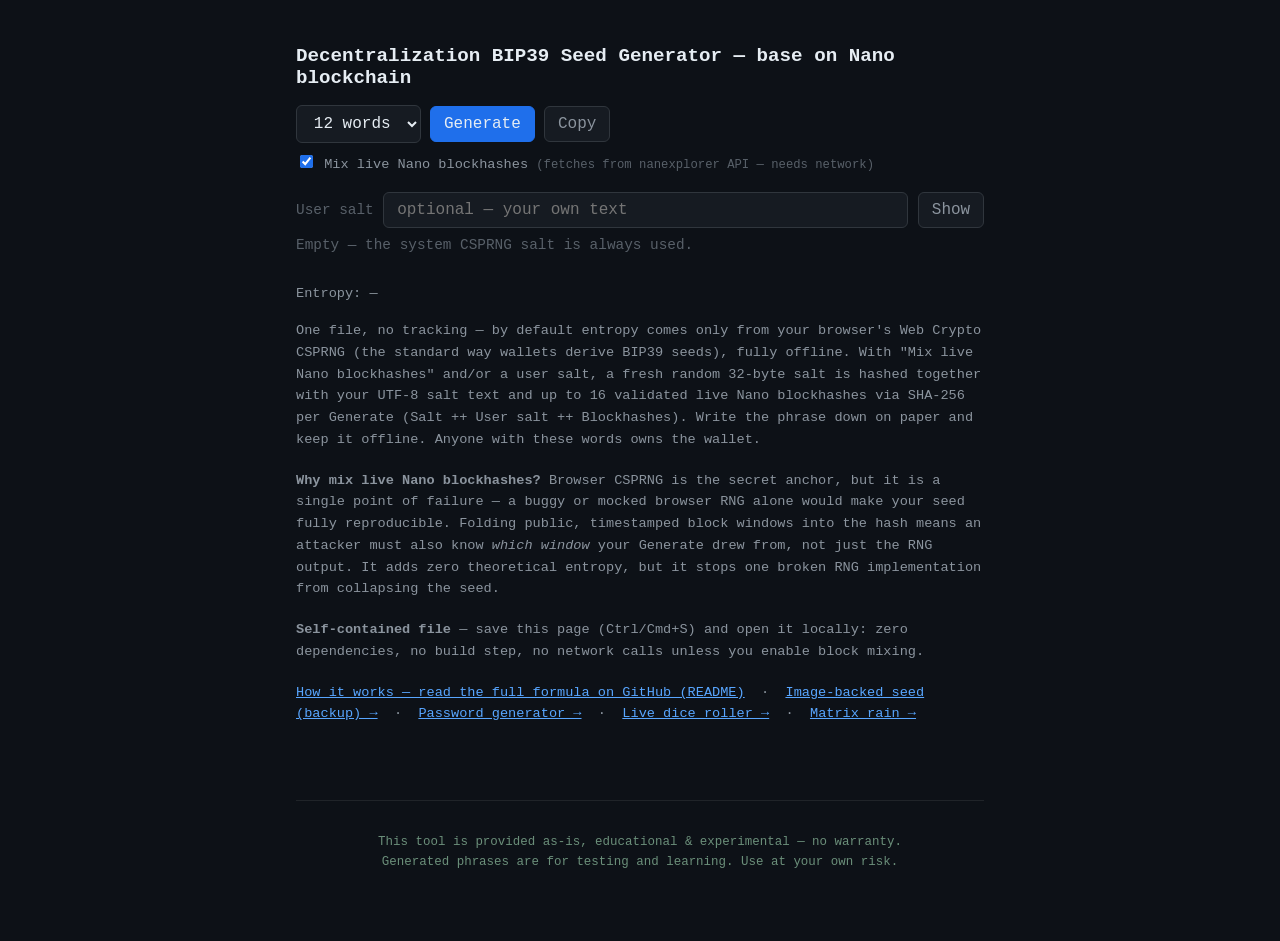
<file: bip39.html>
<!DOCTYPE html>
<html lang="en">
<head>
<meta charset="UTF-8">
<meta name="viewport" content="width=device-width, initial-scale=1.0">
<meta name="description" content="Single-file, offline BIP39 mnemonic seed phrase generator using only the browser Web Crypto CSPRNG.">
<title>NanoRandom — Simple BIP39 Generator</title>
<style>
    :root { color-scheme: dark; }
    * { box-sizing: border-box; }
    body { background: #0d1117; color: #e6edf3; font-family: ui-monospace, SFMono-Regular, Menlo, Consolas, monospace; max-width: 720px; margin: 0 auto; padding: 2em 1em; }
    h1 { font-size: 1.2rem; font-weight: 600; }
    .row { display: flex; gap: .6em; align-items: center; flex-wrap: wrap; margin: 1em 0 1.2em; }
    select, button { background: #161b22; color: #e6edf3; border: 1px solid #30363d; border-radius: 6px; padding: .5em .8em; font: inherit; }
    button { background: #1f6feb; border-color: #1f6feb; cursor: pointer; }
    button:hover { filter: brightness(1.15); }
    .grid { display: grid; grid-template-columns: repeat(auto-fill, minmax(132px, 1fr)); gap: .5em; margin-top: 1em; }
    .word { background: #161b22; border: 1px solid #30363d; border-radius: 6px; padding: .5em .7em; }
    .word b { color: #8b949e; margin-right: .5em; font-weight: normal; }
    .ent { color: #8b949e; word-break: break-all; margin-top: 1em; font-size: .85em; }
    .note { color: #8b949e; font-size: .85em; margin-top: 1.4em; line-height: 1.6; }
    .err { color: #f85149; min-height: 1.2em; }
    .mix { font-size: .85em; color: #8b949e; cursor: pointer; }
    .mix input { accent-color: #1f6feb; }
    .dim { color: #586069; font-size: .9em; }
    .saltinput { flex: 1; min-width: 180px; background: #161b22; color: #e6edf3; border: 1px solid #30363d; border-radius: 6px; padding: .5em .8em; font: inherit; }
    .eyebtn { background: #161b22; color: #8b949e; border: 1px solid #30363d; }
    .eyebtn:hover { filter: brightness(1.2); }
</style>
</head>
<body>
    <h1>Decentralization BIP39 Seed Generator &mdash; base on Nano blockchain</h1>
    <div class="row">
        <select id="wc" aria-label="Word count">
            <option value="12" selected>12 words</option>
            <option value="15">15 words</option>
            <option value="18">18 words</option>
            <option value="24">24 words</option>
        </select>
        <button id="gen" type="button">Generate</button>
        <button id="copyBtn" class="eyebtn" type="button">Copy</button>
        <label class="mix"><input type="checkbox" id="mixBlocks" checked> Mix live Nano blockhashes <span class="dim">(fetches from nanexplorer API &mdash; needs network)</span></label>
    </div>
    <div class="row">
        <label class="dim" for="userSalt">User salt</label>
        <input class="saltinput" id="userSalt" type="password" placeholder="optional &mdash; your own text"
               autocomplete="new-password" autocapitalize="none" autocorrect="off" spellcheck="false">
        <button id="saltEye" class="eyebtn" type="button" title="Show user salt">Show</button>
        <span class="dim" id="saltHint"></span>
    </div>
    <div class="ent" id="blocksInfo"></div>
    <div class="grid" id="grid"></div>
    <div class="ent">Entropy: <span id="ent">—</span></div>
    <p class="note">
        One file, no tracking &mdash; by default entropy comes only from your browser's Web Crypto
        CSPRNG (the standard way wallets derive BIP39 seeds), fully offline. With "Mix live Nano
        blockhashes" and/or a user salt, a fresh random 32-byte salt is hashed together with your
        UTF-8 salt text and up to 16 validated live Nano blockhashes via SHA-256 per Generate
        (Salt ++ User salt ++ Blockhashes). Write the phrase down on paper and keep
        it offline. Anyone with these words owns the wallet.
    </p>
    <p class="note">
        <b>Why mix live Nano blockhashes?</b> Browser CSPRNG is the secret anchor, but it
        is a single point of failure &mdash; a buggy or mocked browser RNG alone would make
        your seed fully reproducible. Folding public, timestamped block windows into the
        hash means an attacker must also know <i>which window</i> your Generate drew from,
        not just the RNG output. It adds zero theoretical entropy, but it stops one broken
        RNG implementation from collapsing the seed.
    </p>
    <p class="note">
        <b>Self-contained file</b> &mdash; save this page (Ctrl/Cmd+S) and open it locally:
        zero dependencies, no build step, no network calls unless you enable block mixing.
    </p>
    <p class="note">
        <a href="https://github.com/dungvn3000/nanorandom#readme" target="_blank" rel="noopener"
           style="color:#58a6ff">How it works &mdash; read the full formula on GitHub (README)</a>
        &nbsp;·&nbsp;
        <a href="image.html" style="color:#58a6ff">Image-backed seed (backup) &rarr;</a>
        &nbsp;·&nbsp;
        <a href="password.html" style="color:#58a6ff">Password generator &rarr;</a>
        &nbsp;·&nbsp;
        <a href="dice.html" style="color:#58a6ff">Live dice roller &rarr;</a>
        &nbsp;·&nbsp;
        <a href="matrix.html" style="color:#58a6ff">Matrix rain &rarr;</a>
    </p>
    <p class="err" id="err" role="alert"></p>
    <script>
const WORDLIST = ["abandon","ability","able","about","above","absent","absorb","abstract","absurd","abuse","access","accident","account","accuse","achieve","acid","acoustic","acquire","across","act","action","actor","actress","actual","adapt","add","addict","address","adjust","admit","adult","advance","advice","aerobic","affair","afford","afraid","again","age","agent","agree","ahead","aim","air","airport","aisle","alarm","album","alcohol","alert","alien","all","alley","allow","almost","alone","alpha","already","also","alter","always","amateur","amazing","among","amount","amused","analyst","anchor","ancient","anger","angle","angry","animal","ankle","announce","annual","another","answer","antenna","antique","anxiety","any","apart","apology","appear","apple","approve","april","arch","arctic","area","arena","argue","arm","armed","armor","army","around","arrange","arrest","arrive","arrow","art","artefact","artist","artwork","ask","aspect","assault","asset","assist","assume","asthma","athlete","atom","attack","attend","attitude","attract","auction","audit","august","aunt","author","auto","autumn","average","avocado","avoid","awake","aware","away","awesome","awful","awkward","axis","baby","bachelor","bacon","badge","bag","balance","balcony","ball","bamboo","banana","banner","bar","barely","bargain","barrel","base","basic","basket","battle","beach","bean","beauty","because","become","beef","before","begin","behave","behind","believe","below","belt","bench","benefit","best","betray","better","between","beyond","bicycle","bid","bike","bind","biology","bird","birth","bitter","black","blade","blame","blanket","blast","bleak","bless","blind","blood","blossom","blouse","blue","blur","blush","board","boat","body","boil","bomb","bone","bonus","book","boost","border","boring","borrow","boss","bottom","bounce","box","boy","bracket","brain","brand","brass","brave","bread","breeze","brick","bridge","brief","bright","bring","brisk","broccoli","broken","bronze","broom","brother","brown","brush","bubble","buddy","budget","buffalo","build","bulb","bulk","bullet","bundle","bunker","burden","burger","burst","bus","business","busy","butter","buyer","buzz","cabbage","cabin","cable","cactus","cage","cake","call","calm","camera","camp","can","canal","cancel","candy","cannon","canoe","canvas","canyon","capable","capital","captain","car","carbon","card","cargo","carpet","carry","cart","case","cash","casino","castle","casual","cat","catalog","catch","category","cattle","caught","cause","caution","cave","ceiling","celery","cement","census","century","cereal","certain","chair","chalk","champion","change","chaos","chapter","charge","chase","chat","cheap","check","cheese","chef","cherry","chest","chicken","chief","child","chimney","choice","choose","chronic","chuckle","chunk","churn","cigar","cinnamon","circle","citizen","city","civil","claim","clap","clarify","claw","clay","clean","clerk","clever","click","client","cliff","climb","clinic","clip","clock","clog","close","cloth","cloud","clown","club","clump","cluster","clutch","coach","coast","coconut","code","coffee","coil","coin","collect","color","column","combine","come","comfort","comic","common","company","concert","conduct","confirm","congress","connect","consider","control","convince","cook","cool","copper","copy","coral","core","corn","correct","cost","cotton","couch","country","couple","course","cousin","cover","coyote","crack","cradle","craft","cram","crane","crash","crater","crawl","crazy","cream","credit","creek","crew","cricket","crime","crisp","critic","crop","cross","crouch","crowd","crucial","cruel","cruise","crumble","crunch","crush","cry","crystal","cube","culture","cup","cupboard","curious","current","curtain","curve","cushion","custom","cute","cycle","dad","damage","damp","dance","danger","daring","dash","daughter","dawn","day","deal","debate","debris","decade","december","decide","decline","decorate","decrease","deer","defense","define","defy","degree","delay","deliver","demand","demise","denial","dentist","deny","depart","depend","deposit","depth","deputy","derive","describe","desert","design","desk","despair","destroy","detail","detect","develop","device","devote","diagram","dial","diamond","diary","dice","diesel","diet","differ","digital","dignity","dilemma","dinner","dinosaur","direct","dirt","disagree","discover","disease","dish","dismiss","disorder","display","distance","divert","divide","divorce","dizzy","doctor","document","dog","doll","dolphin","domain","donate","donkey","donor","door","dose","double","dove","draft","dragon","drama","drastic","draw","dream","dress","drift","drill","drink","drip","drive","drop","drum","dry","duck","dumb","dune","during","dust","dutch","duty","dwarf","dynamic","eager","eagle","early","earn","earth","easily","east","easy","echo","ecology","economy","edge","edit","educate","effort","egg","eight","either","elbow","elder","electric","elegant","element","elephant","elevator","elite","else","embark","embody","embrace","emerge","emotion","employ","empower","empty","enable","enact","end","endless","endorse","enemy","energy","enforce","engage","engine","enhance","enjoy","enlist","enough","enrich","enroll","ensure","enter","entire","entry","envelope","episode","equal","equip","era","erase","erode","erosion","error","erupt","escape","essay","essence","estate","eternal","ethics","evidence","evil","evoke","evolve","exact","example","excess","exchange","excite","exclude","excuse","execute","exercise","exhaust","exhibit","exile","exist","exit","exotic","expand","expect","expire","explain","expose","express","extend","extra","eye","eyebrow","fabric","face","faculty","fade","faint","faith","fall","false","fame","family","famous","fan","fancy","fantasy","farm","fashion","fat","fatal","father","fatigue","fault","favorite","feature","february","federal","fee","feed","feel","female","fence","festival","fetch","fever","few","fiber","fiction","field","figure","file","film","filter","final","find","fine","finger","finish","fire","firm","first","fiscal","fish","fit","fitness","fix","flag","flame","flash","flat","flavor","flee","flight","flip","float","flock","floor","flower","fluid","flush","fly","foam","focus","fog","foil","fold","follow","food","foot","force","forest","forget","fork","fortune","forum","forward","fossil","foster","found","fox","fragile","frame","frequent","fresh","friend","fringe","frog","front","frost","frown","frozen","fruit","fuel","fun","funny","furnace","fury","future","gadget","gain","galaxy","gallery","game","gap","garage","garbage","garden","garlic","garment","gas","gasp","gate","gather","gauge","gaze","general","genius","genre","gentle","genuine","gesture","ghost","giant","gift","giggle","ginger","giraffe","girl","give","glad","glance","glare","glass","glide","glimpse","globe","gloom","glory","glove","glow","glue","goat","goddess","gold","good","goose","gorilla","gospel","gossip","govern","gown","grab","grace","grain","grant","grape","grass","gravity","great","green","grid","grief","grit","grocery","group","grow","grunt","guard","guess","guide","guilt","guitar","gun","gym","habit","hair","half","hammer","hamster","hand","happy","harbor","hard","harsh","harvest","hat","have","hawk","hazard","head","health","heart","heavy","hedgehog","height","hello","helmet","help","hen","hero","hidden","high","hill","hint","hip","hire","history","hobby","hockey","hold","hole","holiday","hollow","home","honey","hood","hope","horn","horror","horse","hospital","host","hotel","hour","hover","hub","huge","human","humble","humor","hundred","hungry","hunt","hurdle","hurry","hurt","husband","hybrid","ice","icon","idea","identify","idle","ignore","ill","illegal","illness","image","imitate","immense","immune","impact","impose","improve","impulse","inch","include","income","increase","index","indicate","indoor","industry","infant","inflict","inform","inhale","inherit","initial","inject","injury","inmate","inner","innocent","input","inquiry","insane","insect","inside","inspire","install","intact","interest","into","invest","invite","involve","iron","island","isolate","issue","item","ivory","jacket","jaguar","jar","jazz","jealous","jeans","jelly","jewel","job","join","joke","journey","joy","judge","juice","jump","jungle","junior","junk","just","kangaroo","keen","keep","ketchup","key","kick","kid","kidney","kind","kingdom","kiss","kit","kitchen","kite","kitten","kiwi","knee","knife","knock","know","lab","label","labor","ladder","lady","lake","lamp","language","laptop","large","later","latin","laugh","laundry","lava","law","lawn","lawsuit","layer","lazy","leader","leaf","learn","leave","lecture","left","leg","legal","legend","leisure","lemon","lend","length","lens","leopard","lesson","letter","level","liar","liberty","library","license","life","lift","light","like","limb","limit","link","lion","liquid","list","little","live","lizard","load","loan","lobster","local","lock","logic","lonely","long","loop","lottery","loud","lounge","love","loyal","lucky","luggage","lumber","lunar","lunch","luxury","lyrics","machine","mad","magic","magnet","maid","mail","main","major","make","mammal","man","manage","mandate","mango","mansion","manual","maple","marble","march","margin","marine","market","marriage","mask","mass","master","match","material","math","matrix","matter","maximum","maze","meadow","mean","measure","meat","mechanic","medal","media","melody","melt","member","memory","mention","menu","mercy","merge","merit","merry","mesh","message","metal","method","middle","midnight","milk","million","mimic","mind","minimum","minor","minute","miracle","mirror","misery","miss","mistake","mix","mixed","mixture","mobile","model","modify","mom","moment","monitor","monkey","monster","month","moon","moral","more","morning","mosquito","mother","motion","motor","mountain","mouse","move","movie","much","muffin","mule","multiply","muscle","museum","mushroom","music","must","mutual","myself","mystery","myth","naive","name","napkin","narrow","nasty","nation","nature","near","neck","need","negative","neglect","neither","nephew","nerve","nest","net","network","neutral","never","news","next","nice","night","noble","noise","nominee","noodle","normal","north","nose","notable","note","nothing","notice","novel","now","nuclear","number","nurse","nut","oak","obey","object","oblige","obscure","observe","obtain","obvious","occur","ocean","october","odor","off","offer","office","often","oil","okay","old","olive","olympic","omit","once","one","onion","online","only","open","opera","opinion","oppose","option","orange","orbit","orchard","order","ordinary","organ","orient","original","orphan","ostrich","other","outdoor","outer","output","outside","oval","oven","over","own","owner","oxygen","oyster","ozone","pact","paddle","page","pair","palace","palm","panda","panel","panic","panther","paper","parade","parent","park","parrot","party","pass","patch","path","patient","patrol","pattern","pause","pave","payment","peace","peanut","pear","peasant","pelican","pen","penalty","pencil","people","pepper","perfect","permit","person","pet","phone","photo","phrase","physical","piano","picnic","picture","piece","pig","pigeon","pill","pilot","pink","pioneer","pipe","pistol","pitch","pizza","place","planet","plastic","plate","play","please","pledge","pluck","plug","plunge","poem","poet","point","polar","pole","police","pond","pony","pool","popular","portion","position","possible","post","potato","pottery","poverty","powder","power","practice","praise","predict","prefer","prepare","present","pretty","prevent","price","pride","primary","print","priority","prison","private","prize","problem","process","produce","profit","program","project","promote","proof","property","prosper","protect","proud","provide","public","pudding","pull","pulp","pulse","pumpkin","punch","pupil","puppy","purchase","purity","purpose","purse","push","put","puzzle","pyramid","quality","quantum","quarter","question","quick","quit","quiz","quote","rabbit","raccoon","race","rack","radar","radio","rail","rain","raise","rally","ramp","ranch","random","range","rapid","rare","rate","rather","raven","raw","razor","ready","real","reason","rebel","rebuild","recall","receive","recipe","record","recycle","reduce","reflect","reform","refuse","region","regret","regular","reject","relax","release","relief","rely","remain","remember","remind","remove","render","renew","rent","reopen","repair","repeat","replace","report","require","rescue","resemble","resist","resource","response","result","retire","retreat","return","reunion","reveal","review","reward","rhythm","rib","ribbon","rice","rich","ride","ridge","rifle","right","rigid","ring","riot","ripple","risk","ritual","rival","river","road","roast","robot","robust","rocket","romance","roof","rookie","room","rose","rotate","rough","round","route","royal","rubber","rude","rug","rule","run","runway","rural","sad","saddle","sadness","safe","sail","salad","salmon","salon","salt","salute","same","sample","sand","satisfy","satoshi","sauce","sausage","save","say","scale","scan","scare","scatter","scene","scheme","school","science","scissors","scorpion","scout","scrap","screen","script","scrub","sea","search","season","seat","second","secret","section","security","seed","seek","segment","select","sell","seminar","senior","sense","sentence","series","service","session","settle","setup","seven","shadow","shaft","shallow","share","shed","shell","sheriff","shield","shift","shine","ship","shiver","shock","shoe","shoot","shop","short","shoulder","shove","shrimp","shrug","shuffle","shy","sibling","sick","side","siege","sight","sign","silent","silk","silly","silver","similar","simple","since","sing","siren","sister","situate","six","size","skate","sketch","ski","skill","skin","skirt","skull","slab","slam","sleep","slender","slice","slide","slight","slim","slogan","slot","slow","slush","small","smart","smile","smoke","smooth","snack","snake","snap","sniff","snow","soap","soccer","social","sock","soda","soft","solar","soldier","solid","solution","solve","someone","song","soon","sorry","sort","soul","sound","soup","source","south","space","spare","spatial","spawn","speak","special","speed","spell","spend","sphere","spice","spider","spike","spin","spirit","split","spoil","sponsor","spoon","sport","spot","spray","spread","spring","spy","square","squeeze","squirrel","stable","stadium","staff","stage","stairs","stamp","stand","start","state","stay","steak","steel","stem","step","stereo","stick","still","sting","stock","stomach","stone","stool","story","stove","strategy","street","strike","strong","struggle","student","stuff","stumble","style","subject","submit","subway","success","such","sudden","suffer","sugar","suggest","suit","summer","sun","sunny","sunset","super","supply","supreme","sure","surface","surge","surprise","surround","survey","suspect","sustain","swallow","swamp","swap","swarm","swear","sweet","swift","swim","swing","switch","sword","symbol","symptom","syrup","system","table","tackle","tag","tail","talent","talk","tank","tape","target","task","taste","tattoo","taxi","teach","team","tell","ten","tenant","tennis","tent","term","test","text","thank","that","theme","then","theory","there","they","thing","this","thought","three","thrive","throw","thumb","thunder","ticket","tide","tiger","tilt","timber","time","tiny","tip","tired","tissue","title","toast","tobacco","today","toddler","toe","together","toilet","token","tomato","tomorrow","tone","tongue","tonight","tool","tooth","top","topic","topple","torch","tornado","tortoise","toss","total","tourist","toward","tower","town","toy","track","trade","traffic","tragic","train","transfer","trap","trash","travel","tray","treat","tree","trend","trial","tribe","trick","trigger","trim","trip","trophy","trouble","truck","true","truly","trumpet","trust","truth","try","tube","tuition","tumble","tuna","tunnel","turkey","turn","turtle","twelve","twenty","twice","twin","twist","two","type","typical","ugly","umbrella","unable","unaware","uncle","uncover","under","undo","unfair","unfold","unhappy","uniform","unique","unit","universe","unknown","unlock","until","unusual","unveil","update","upgrade","uphold","upon","upper","upset","urban","urge","usage","use","used","useful","useless","usual","utility","vacant","vacuum","vague","valid","valley","valve","van","vanish","vapor","various","vast","vault","vehicle","velvet","vendor","venture","venue","verb","verify","version","very","vessel","veteran","viable","vibrant","vicious","victory","video","view","village","vintage","violin","virtual","virus","visa","visit","visual","vital","vivid","vocal","voice","void","volcano","volume","vote","voyage","wage","wagon","wait","walk","wall","walnut","want","warfare","warm","warrior","wash","wasp","waste","water","wave","way","wealth","weapon","wear","weasel","weather","web","wedding","weekend","weird","welcome","west","wet","whale","what","wheat","wheel","when","where","whip","whisper","wide","width","wife","wild","will","win","window","wine","wing","wink","winner","winter","wire","wisdom","wise","wish","witness","wolf","woman","wonder","wood","wool","word","work","world","worry","worth","wrap","wreck","wrestle","wrist","write","wrong","yard","year","yellow","you","young","youth","zebra","zero","zone","zoo"];

async function sha256(bytes) {
    const buf = new Uint8Array(bytes).buffer;
    const hash = await crypto.subtle.digest('SHA-256', buf);
    return Array.from(new Uint8Array(hash));
}

function bytesToHex(bytes) {
    return bytes.map(b => b.toString(16).padStart(2, '0')).join('');
}

function toBits(bytes) {
    return bytes.map(b => b.toString(2).padStart(8, '0')).join('');
}

// BIP39: checksum = ENT/32 bits of SHA-256(entropy), then 11-bit word indices
// BIP39 only allows entropy of 128, 160, 192, 224 or 256 bits
async function entropyToMnemonic(entropyBytes) {
    if (!Array.isArray(entropyBytes) && !(entropyBytes instanceof Uint8Array)) {
        throw new TypeError('Entropy must be a byte array');
    }

    const allowedLengths = new Set([16, 20, 24, 28, 32]);
    if (!allowedLengths.has(entropyBytes.length)) {
        throw new Error('Invalid BIP39 entropy length');
    }

    for (const byte of entropyBytes) {
        if (!Number.isInteger(byte) || byte < 0 || byte > 255) {
            throw new Error('Entropy contains an invalid byte');
        }
    }

    if (WORDLIST.length !== 2048) {
        throw new Error('Invalid BIP39 wordlist');
    }

    const checksumLength = entropyBytes.length / 4; // == (ENT*8)/32 in bits
    const hashBytes = await sha256(entropyBytes);
    const bits = toBits(Array.from(entropyBytes)) + toBits(hashBytes).slice(0, checksumLength);

    const words = [];
    for (let i = 0; i < bits.length; i += 11) {
        const index = parseInt(bits.slice(i, i + 11), 2);
        const word = WORDLIST[index];
        if (typeof word !== 'string') {
            throw new Error('Wordlist index out of range');
        }
        words.push(word);
    }
    return words;
}

/* UI */
const wcEl      = document.getElementById('wc');
const grid      = document.getElementById('grid');
const entEl     = document.getElementById('ent');
const errEl     = document.getElementById('err');
const mixEl     = document.getElementById('mixBlocks');
const blocksEl  = document.getElementById('blocksInfo');
const genBtn    = document.getElementById('gen');
const userSaltEl = document.getElementById('userSalt');
const saltEye   = document.getElementById('saltEye');
const saltHint  = document.getElementById('saltHint');
const copyBtn   = document.getElementById('copyBtn');
let lastWords = []; // snapshot of the current seed for Copy

// Same hint policy as the main app (length alone is NOT entropy)
function updateSaltHint() {
    const n = userSaltEl.value.length;
    saltHint.textContent =
        n === 0  ? 'Empty — the system CSPRNG salt is always used.'
      : n < 6    ? 'Too short (' + n + ' chars) — easy to guess.'
      : n < 16   ? 'OK (' + n + ' chars) — longer and harder-to-guess is better.'
      :            'Long (' + n + ' chars) — but length alone is not entropy.';
}
userSaltEl.addEventListener('input', updateSaltHint);
updateSaltHint();

saltEye.addEventListener('click', () => {
    const show = userSaltEl.type === 'password';
    userSaltEl.type = show ? 'text' : 'password';
    saltEye.textContent = show ? 'Hide' : 'Show';
    saltEye.title = (show ? 'Hide' : 'Show') + ' user salt';
});

// Fetch + validate live Nano blockhashes (same rules as the main app):
// entry must be an object, hash = exactly 64 hex chars, dedupe, cap at 16.
async function fetchBlockBytes(maxBlocks) {
    const res = await fetch('https://api.nanexplorer.com/last-blocks?network=nano', { cache: 'no-store' });
    if (!res.ok) throw new Error('Block API HTTP ' + res.status);
    const data = await res.json();
    if (!data || !Array.isArray(data.last)) throw new Error('Malformed payload shape: expected { last: [...] }');
    const seen = new Set();
    const bytes = [];
    for (const b of data.last.slice(0, 64)) {
        const h = (b && typeof b.hash === 'string') ? b.hash.trim().toUpperCase() : '';
        if (!/^[0-9A-F]{64}$/.test(h) || seen.has(h)) continue;
        seen.add(h);
        for (let i = 0; i + 1 < 64; i += 2) bytes.push(parseInt(h.slice(i, i + 2), 16));
        if (seen.size >= maxBlocks) break;
    }
    if (!seen.size) throw new Error('No valid blockhash in API response');
    return { bytes, count: seen.size, hashes: Array.from(seen) };
}

async function generate() {
    errEl.textContent = '';
    blocksEl.textContent = '';
    genBtn.disabled = true;
    try {
        // Fail closed: never fall back to a weak RNG
        if (typeof crypto === 'undefined' || !crypto.getRandomValues || !crypto.subtle) {
            throw new Error('Secure RNG unavailable — no seed was generated.');
        }
        const byteLen = { 12: 16, 15: 20, 18: 24, 24: 32 }[wcEl.value];
        if (!byteLen) throw new Error('Unsupported word count');

        const userSaltBytes = userSaltEl.value
            ? Array.from(new TextEncoder().encode(userSaltEl.value))
            : [];

        let entropyBytes;
        if (mixEl.checked || userSaltBytes.length) {
            // Same input order as the main app:
            // entropy = SHA-256( CSPRNG-salt(32B) ++ utf8(userSalt) ++ blockhashBytes )[0 : ENT/8]
            const saltArr = new Uint8Array(32);
            crypto.getRandomValues(saltArr);
            let blockBytes = [], info = 'Inputs mixed: 32B CSPRNG salt';
            if (userSaltBytes.length) info += ' + user salt';
            if (mixEl.checked) {
                const r = await fetchBlockBytes(16);
                blockBytes = r.bytes;
                info += ' + ' + r.count + ' blocks  ·  ' + r.hashes.map(h => h.slice(0, 8)).join(' ');
            } else {
                info += ' (no blocks)';
            }
            entropyBytes = (await sha256(Array.from(saltArr).concat(userSaltBytes, blockBytes))).slice(0, byteLen);
            blocksEl.textContent = info;
        } else {
            // Standard BIP39: direct CSPRNG bytes (offline default)
            const arr = new Uint8Array(byteLen);
            crypto.getRandomValues(arr);
            entropyBytes = Array.from(arr);
        }
        const words = await entropyToMnemonic(entropyBytes);
        if (words.length !== Number(wcEl.value)) throw new Error('Unexpected mnemonic length');
        for (const w of words) {
            if (!WORDLIST.includes(w)) throw new Error('Invalid word: ' + w);
        }

        grid.textContent = ''; // reset (textContent only — never innerHTML)
        lastWords = words;
        words.forEach((w, i) => {
            const cell = document.createElement('div');
            cell.className = 'word';
            const num = document.createElement('b');
            num.textContent = (i + 1) + '.';
            const span = document.createElement('span');
            span.textContent = w;
            cell.append(num, span);
            grid.append(cell);
        });
        entEl.textContent = bytesToHex(entropyBytes);
    } catch (e) {
        grid.textContent = '';
        entEl.textContent = '—';
        lastWords = [];
        errEl.textContent = e.message || 'Generation failed';
    } finally {
        genBtn.disabled = false;
    }
}

let copyReset = null;
async function copySeed() {
    if (!lastWords.length) { errEl.textContent = 'Generate a seed phrase first.'; return; }
    try {
        await navigator.clipboard.writeText(lastWords.join(' '));
        copyBtn.textContent = 'Copied!';
        clearTimeout(copyReset);
        copyReset = setTimeout(() => { copyBtn.textContent = 'Copy'; }, 1500);
    } catch (e) {
        errEl.textContent = 'Cannot copy: ' + e.message;
    }
}
copyBtn.addEventListener('click', copySeed);

document.getElementById('gen').addEventListener('click', generate);
    </script>

<footer style="border-top:1px solid rgba(255,255,255,0.08);padding:32px 24px;text-align:center;font-size:0.78em;color:#6b8f7a;margin-top:40px;">
  <p style="margin:0;line-height:1.6;">
    This tool is provided as-is, educational &amp; experimental — no warranty.<br>
    Generated phrases are for testing and learning. Use at your own risk.
  </p>
</footer>
</body>
</html>
</file>
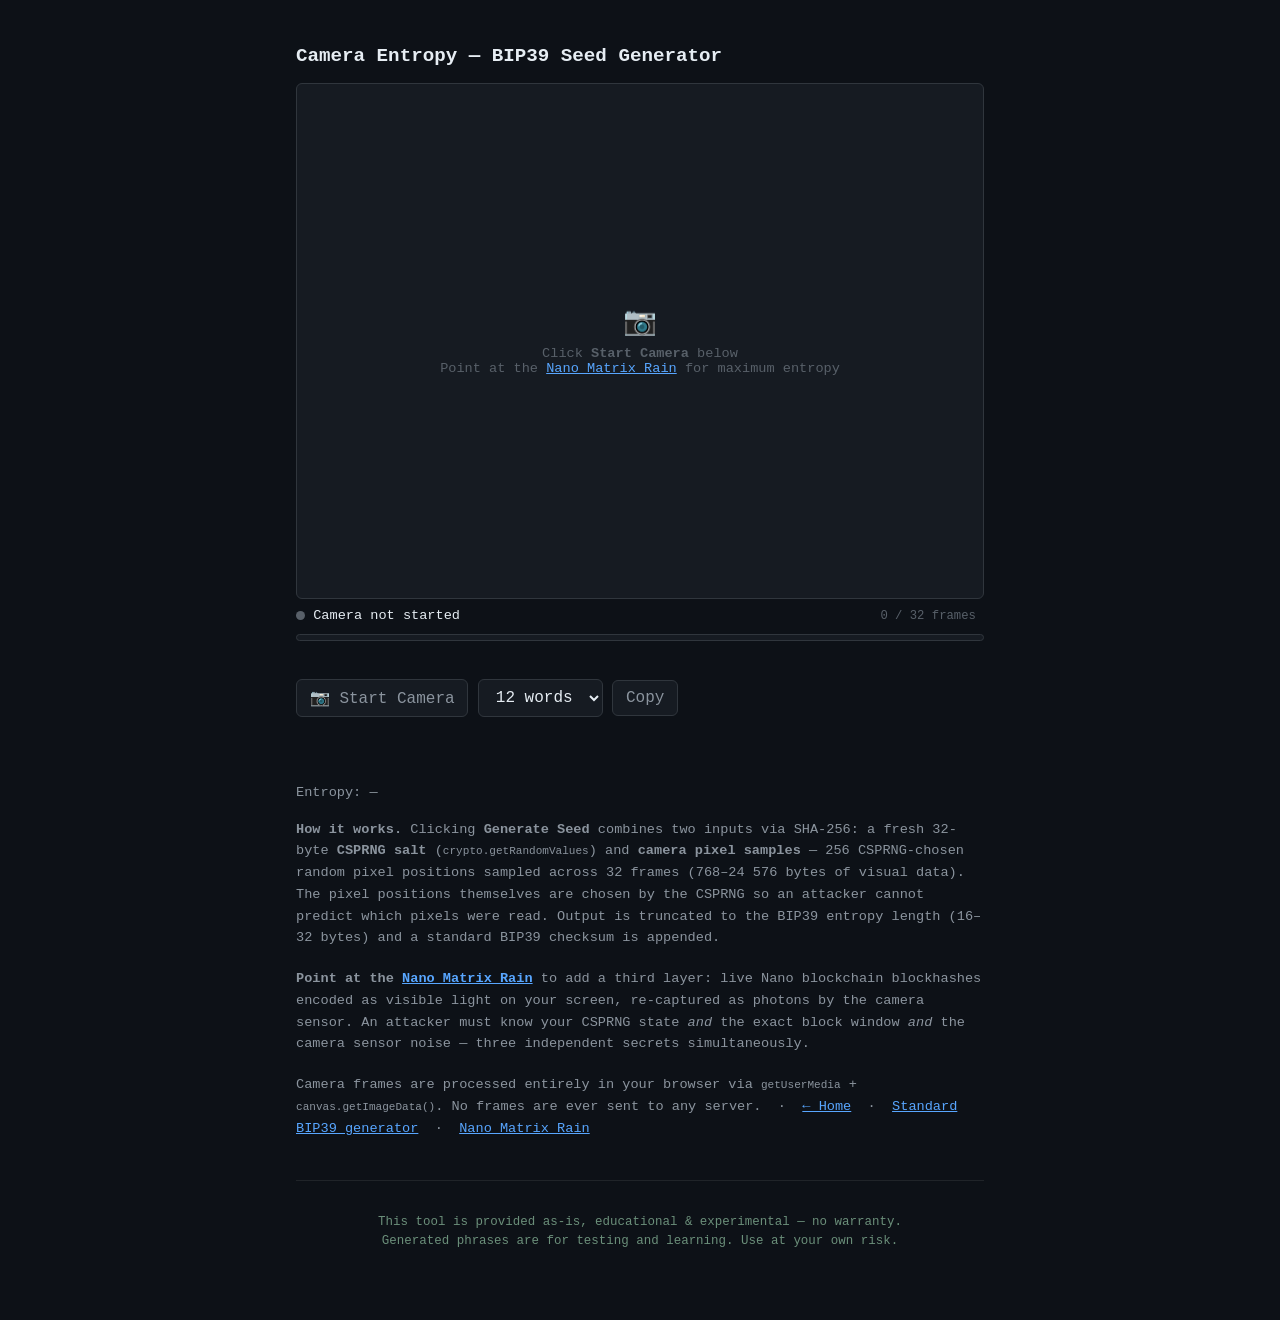
<file: camera.html>
<!DOCTYPE html>
<html lang="en">
<head>
<meta charset="UTF-8">
<meta name="viewport" content="width=device-width, initial-scale=1.0">
<meta name="description" content="Generate a BIP39 seed phrase by pointing your camera at the Nano Matrix rain — capturing blockchain data and physical camera sensor noise as entropy.">
<title>NanoRandom — Camera Entropy BIP39 Generator</title>
<style>
    :root { color-scheme: dark; }
    * { box-sizing: border-box; }
    body { background: #0d1117; color: #e6edf3; font-family: ui-monospace, SFMono-Regular, Menlo, Consolas, monospace; max-width: 720px; margin: 0 auto; padding: 2em 1em; }
    h1 { font-size: 1.2rem; font-weight: 600; }
    .row { display: flex; gap: .6em; align-items: center; flex-wrap: wrap; margin: 1em 0 1.2em; }
    select, button { background: #161b22; color: #e6edf3; border: 1px solid #30363d; border-radius: 6px; padding: .5em .8em; font: inherit; cursor: pointer; }
    button { background: #1f6feb; border-color: #1f6feb; }
    button:hover { filter: brightness(1.15); }
    button:disabled { opacity: .5; cursor: default; filter: none; }
    .eyebtn { background: #161b22; color: #8b949e; border: 1px solid #30363d; }
    .eyebtn:hover { filter: brightness(1.2); }
    .grid { display: grid; grid-template-columns: repeat(auto-fill, minmax(132px, 1fr)); gap: .5em; margin-top: 1em; }
    .word { background: #161b22; border: 1px solid #30363d; border-radius: 6px; padding: .5em .7em; }
    .word b { color: #8b949e; margin-right: .5em; font-weight: normal; }
    .ent { color: #8b949e; word-break: break-all; margin-top: 1em; font-size: .85em; }
    .note { color: #8b949e; font-size: .85em; margin-top: 1.4em; line-height: 1.6; }
    .err { color: #f85149; min-height: 1.2em; }
    .dim { color: #586069; font-size: .9em; }
    /* Word flash animation on new generation */
    @keyframes wordFlash { 0%{background:#1f6feb33;border-color:#1f6feb} 100%{background:#161b22;border-color:#30363d} }
    .word.flash { animation: wordFlash 0.6s ease-out; }

    .cam-wrap {
        position: relative;
        background: #161b22;
        border: 1px solid #30363d;
        border-radius: 6px;
        overflow: hidden;
        width: 100%;
        aspect-ratio: 4/3;
        margin: 1em 0 .6em;
        display: flex; align-items: center; justify-content: center;
    }
    #video {
        width: 100%; height: 100%;
        object-fit: cover;
        display: block;
        transform: scaleX(-1);
    }
    #captureCanvas { display: none; }

    /* Placeholder when no camera */
    .cam-ph {
        position: absolute; inset: 0;
        display: flex; flex-direction: column;
        align-items: center; justify-content: center;
        color: #586069; font-size: .85em; gap: .6em; text-align: center;
    }
    .cam-ph .ico { font-size: 2em; }

    /* Scan line overlay */
    .scan-overlay {
        position: absolute; inset: 0;
        pointer-events: none;
        opacity: 0;
        transition: opacity .3s;
    }
    .scan-overlay.active { opacity: 1; }
    .scan-line {
        position: absolute; left: 0; right: 0; height: 2px;
        background: linear-gradient(90deg, transparent, #1f6feb, #58a6ff, #1f6feb, transparent);
        box-shadow: 0 0 8px #1f6feb;
        animation: scanDown 1.3s linear infinite;
    }
    @keyframes scanDown {
        0%   { top: -2px; opacity: 0; }
        5%   { opacity: 1; }
        95%  { opacity: 1; }
        100% { top: 100%; opacity: 0; }
    }
    /* Corner brackets */
    .scan-overlay::before, .scan-overlay::after {
        content: '';
        position: absolute;
        width: 20px; height: 20px;
        border-color: #1f6feb;
        border-style: solid;
        opacity: .6;
    }
    .scan-overlay::before { top: 10px; left: 10px; border-width: 2px 0 0 2px; }
    .scan-overlay::after  { bottom: 10px; right: 10px; border-width: 0 2px 2px 0; }

    /* Live status bar */
    .livebar { display: flex; gap: .6em; align-items: center; margin: .5em 0 .8em; font-size: .85em; }
    .dot { width: 9px; height: 9px; border-radius: 50%; background: #3fb950; box-shadow: 0 0 6px #3fb950; animation: pulse 1.4s infinite; flex-shrink: 0; }
    .dot.idle { background: #586069; box-shadow: none; animation: none; }
    .dot.wait { background: #d29922; box-shadow: 0 0 6px #d29922; }
    .dot.ok   { background: #3fb950; box-shadow: 0 0 6px #3fb950; animation: none; }
    @keyframes pulse { 0%,100%{opacity:1} 50%{opacity:.3} }

    /* Progress bar */
    .progbar { background: #161b22; border: 1px solid #30363d; border-radius: 4px; height: 7px; overflow: hidden; margin: .4em 0; }
    .progfill { height: 100%; background: #1f6feb; transition: width .2s; width: 0%; }
    .progfill.done { background: #3fb950; }

    /* Frame log */
    .framelog { color: #586069; font-size: .78em; min-height: 1.2em; margin-bottom: .6em; word-break: break-all; }
</style>
</head>
<body>
    <h1>Camera Entropy &mdash; BIP39 Seed Generator</h1>

    <!-- Camera viewport -->
    <div class="cam-wrap">
        <video id="video" autoplay playsinline muted></video>
        <canvas id="captureCanvas"></canvas>
        <div class="scan-overlay" id="scanOverlay"><div class="scan-line"></div></div>
        <div class="cam-ph" id="camPh">
            <span class="ico">&#x1F4F7;</span>
            <span>Click <b>Start Camera</b> below<br>Point at the <a href="matrix.html" style="color:#58a6ff">Nano Matrix Rain</a> for maximum entropy</span>
        </div>
    </div>

    <!-- Status -->
    <div class="livebar">
        <span class="dot idle" id="dot"></span>
        <span id="statusText">Camera not started</span>
        <span class="dim" id="frameCount" style="margin-left:auto">0 / 32 frames</span>
        <span class="dim" id="genCount"></span>
    </div>

    <!-- Progress bar -->
    <div class="progbar"><div class="progfill" id="progFill"></div></div>

    <div class="framelog" id="frameLog">&nbsp;</div>

    <!-- Controls -->
    <div class="row">
        <button id="btnCam" class="eyebtn" type="button">&#x1F4F7; Start Camera</button>
        <button id="btnFlip" class="eyebtn" type="button" style="display:none">&#x1F504; Flip</button>
        <select id="wcSel" aria-label="Word count">
            <option value="12" selected>12 words</option>
            <option value="15">15 words</option>
            <option value="18">18 words</option>
            <option value="24">24 words</option>
        </select>

        <button id="btnCopy" class="eyebtn" type="button">Copy</button>
    </div>

    <!-- Error -->
    <p class="err" id="err" role="alert"></p>

    <!-- Word grid -->
    <div class="grid" id="grid"></div>

    <!-- Entropy info -->
    <div class="ent">Entropy: <span id="entHex">&mdash;</span></div>
    <div class="ent" id="entSrc"></div>

    <!-- Notes -->
    <p class="note">
        <b>How it works.</b> Clicking <b>Generate Seed</b> combines two inputs via SHA-256:
        a fresh 32-byte <b>CSPRNG salt</b> (<code>crypto.getRandomValues</code>) and
        <b>camera pixel samples</b> &mdash; 256 CSPRNG-chosen random pixel positions sampled
        across 32 frames (768&ndash;24&nbsp;576 bytes of visual data). The pixel positions
        themselves are chosen by the CSPRNG so an attacker cannot predict which pixels
        were read. Output is truncated to the BIP39 entropy length (16&ndash;32 bytes) and
        a standard BIP39 checksum is appended.
    </p>
    <p class="note">
        <b>Point at the <a href="matrix.html" style="color:#58a6ff">Nano Matrix Rain</a></b>
        to add a third layer: live Nano blockchain blockhashes encoded as visible light on your
        screen, re-captured as photons by the camera sensor. An attacker must know your CSPRNG
        state <em>and</em> the exact block window <em>and</em> the camera sensor noise &mdash;
        three independent secrets simultaneously.
    </p>
    <p class="note">
        Camera frames are processed entirely in your browser via
        <code>getUserMedia</code> + <code>canvas.getImageData()</code>.
        No frames are ever sent to any server.
        &nbsp;&middot;&nbsp;
        <a href="index.html" style="color:#58a6ff">&larr; Home</a>
        &nbsp;&middot;&nbsp;
        <a href="bip39.html" style="color:#58a6ff">Standard BIP39 generator</a>
        &nbsp;&middot;&nbsp;
        <a href="matrix.html" style="color:#58a6ff">Nano Matrix Rain</a>
    </p>

<script>
"use strict";

// ─── BIP39 wordlist ───────────────────────────────────────────────────────────
const WORDLIST = ["abandon","ability","able","about","above","absent","absorb","abstract","absurd","abuse","access","accident","account","accuse","achieve","acid","acoustic","acquire","across","act","action","actor","actress","actual","adapt","add","addict","address","adjust","admit","adult","advance","advice","aerobic","affair","afford","afraid","again","age","agent","agree","ahead","aim","air","airport","aisle","alarm","album","alcohol","alert","alien","all","alley","allow","almost","alone","alpha","already","also","alter","always","amateur","amazing","among","amount","amused","analyst","anchor","ancient","anger","angle","angry","animal","ankle","announce","annual","another","answer","antenna","antique","anxiety","any","apart","apology","appear","apple","approve","april","arch","arctic","area","arena","argue","arm","armed","armor","army","around","arrange","arrest","arrive","arrow","art","artefact","artist","artwork","ask","aspect","assault","asset","assist","assume","asthma","athlete","atom","attack","attend","attitude","attract","auction","audit","august","aunt","author","auto","autumn","average","avocado","avoid","awake","aware","away","awesome","awful","awkward","axis","baby","bachelor","bacon","badge","bag","balance","balcony","ball","bamboo","banana","banner","bar","barely","bargain","barrel","base","basic","basket","battle","beach","bean","beauty","because","become","beef","before","begin","behave","behind","believe","below","belt","bench","benefit","best","betray","better","between","beyond","bicycle","bid","bike","bind","biology","bird","birth","bitter","black","blade","blame","blanket","blast","bleak","bless","blind","blood","blossom","blouse","blue","blur","blush","board","boat","body","boil","bomb","bone","bonus","book","boost","border","boring","borrow","boss","bottom","bounce","box","boy","bracket","brain","brand","brass","brave","bread","breeze","brick","bridge","brief","bright","bring","brisk","broccoli","broken","bronze","broom","brother","brown","brush","bubble","buddy","budget","buffalo","build","bulb","bulk","bullet","bundle","bunker","burden","burger","burst","bus","business","busy","butter","buyer","buzz","cabbage","cabin","cable","cactus","cage","cake","call","calm","camera","camp","can","canal","cancel","candy","cannon","canoe","canvas","canyon","capable","capital","captain","car","carbon","card","cargo","carpet","carry","cart","case","cash","casino","castle","casual","cat","catalog","catch","category","cattle","caught","cause","caution","cave","ceiling","celery","cement","census","century","cereal","certain","chair","chalk","champion","change","chaos","chapter","charge","chase","chat","cheap","check","cheese","chef","cherry","chest","chicken","chief","child","chimney","choice","choose","chronic","chuckle","chunk","churn","cigar","cinnamon","circle","citizen","city","civil","claim","clap","clarify","claw","clay","clean","clerk","clever","click","client","cliff","climb","clinic","clip","clock","clog","close","cloth","cloud","clown","club","clump","cluster","clutch","coach","coast","coconut","code","coffee","coil","coin","collect","color","column","combine","come","comfort","comic","common","company","concert","conduct","confirm","congress","connect","consider","control","convince","cook","cool","copper","copy","coral","core","corn","correct","cost","cotton","couch","country","couple","course","cousin","cover","coyote","crack","cradle","craft","cram","crane","crash","crater","crawl","crazy","cream","credit","creek","crew","cricket","crime","crisp","critic","crop","cross","crouch","crowd","crucial","cruel","cruise","crumble","crunch","crush","cry","crystal","cube","culture","cup","cupboard","curious","current","curtain","curve","cushion","custom","cute","cycle","dad","damage","damp","dance","danger","daring","dash","daughter","dawn","day","deal","debate","debris","decade","december","decide","decline","decorate","decrease","deer","defense","define","defy","degree","delay","deliver","demand","demise","denial","dentist","deny","depart","depend","deposit","depth","deputy","derive","describe","desert","design","desk","despair","destroy","detail","detect","develop","device","devote","diagram","dial","diamond","diary","dice","diesel","diet","differ","digital","dignity","dilemma","dinner","dinosaur","direct","dirt","disagree","discover","disease","dish","dismiss","disorder","display","distance","divert","divide","divorce","dizzy","doctor","document","dog","doll","dolphin","domain","donate","donkey","donor","door","dose","double","dove","draft","dragon","drama","drastic","draw","dream","dress","drift","drill","drink","drip","drive","drop","drum","dry","duck","dumb","dune","during","dust","dutch","duty","dwarf","dynamic","eager","eagle","early","earn","earth","easily","east","easy","echo","ecology","economy","edge","edit","educate","effort","egg","eight","either","elbow","elder","electric","elegant","element","elephant","elevator","elite","else","embark","embody","embrace","emerge","emotion","employ","empower","empty","enable","enact","end","endless","endorse","enemy","energy","enforce","engage","engine","enhance","enjoy","enlist","enough","enrich","enroll","ensure","enter","entire","entry","envelope","episode","equal","equip","era","erase","erode","erosion","error","erupt","escape","essay","essence","estate","eternal","ethics","evidence","evil","evoke","evolve","exact","example","excess","exchange","excite","exclude","excuse","execute","exercise","exhaust","exhibit","exile","exist","exit","exotic","expand","expect","expire","explain","expose","express","extend","extra","eye","eyebrow","fabric","face","faculty","fade","faint","faith","fall","false","fame","family","famous","fan","fancy","fantasy","farm","fashion","fat","fatal","father","fatigue","fault","favorite","feature","february","federal","fee","feed","feel","female","fence","festival","fetch","fever","few","fiber","fiction","field","figure","file","film","filter","final","find","fine","finger","finish","fire","firm","first","fiscal","fish","fit","fitness","fix","flag","flame","flash","flat","flavor","flee","flight","flip","float","flock","floor","flower","fluid","flush","fly","foam","focus","fog","foil","fold","follow","food","foot","force","forest","forget","fork","fortune","forum","forward","fossil","foster","found","fox","fragile","frame","frequent","fresh","friend","fringe","frog","front","frost","frown","frozen","fruit","fuel","fun","funny","furnace","fury","future","gadget","gain","galaxy","gallery","game","gap","garage","garbage","garden","garlic","garment","gas","gasp","gate","gather","gauge","gaze","general","genius","genre","gentle","genuine","gesture","ghost","giant","gift","giggle","ginger","giraffe","girl","give","glad","glance","glare","glass","glide","glimpse","globe","gloom","glory","glove","glow","glue","goat","goddess","gold","good","goose","gorilla","gospel","gossip","govern","gown","grab","grace","grain","grant","grape","grass","gravity","great","green","grid","grief","grit","grocery","group","grow","grunt","guard","guess","guide","guilt","guitar","gun","gym","habit","hair","half","hammer","hamster","hand","happy","harbor","hard","harsh","harvest","hat","have","hawk","hazard","head","health","heart","heavy","hedgehog","height","hello","helmet","help","hen","hero","hidden","high","hill","hint","hip","hire","history","hobby","hockey","hold","hole","holiday","hollow","home","honey","hood","hope","horn","horror","horse","hospital","host","hotel","hour","hover","hub","huge","human","humble","humor","hundred","hungry","hunt","hurdle","hurry","hurt","husband","hybrid","ice","icon","idea","identify","idle","ignore","ill","illegal","illness","image","imitate","immense","immune","impact","impose","improve","impulse","inch","include","income","increase","index","indicate","indoor","industry","infant","inflict","inform","inhale","inherit","initial","inject","injury","inmate","inner","innocent","input","inquiry","insane","insect","inside","inspire","install","intact","interest","into","invest","invite","involve","iron","island","isolate","issue","item","ivory","jacket","jaguar","jar","jazz","jealous","jeans","jelly","jewel","job","join","joke","journey","joy","judge","juice","jump","jungle","junior","junk","just","kangaroo","keen","keep","ketchup","key","kick","kid","kidney","kind","kingdom","kiss","kit","kitchen","kite","kitten","kiwi","knee","knife","knock","know","lab","label","labor","ladder","lady","lake","lamp","language","laptop","large","later","latin","laugh","laundry","lava","law","lawn","lawsuit","layer","lazy","leader","leaf","learn","leave","lecture","left","leg","legal","legend","leisure","lemon","lend","length","lens","leopard","lesson","letter","level","liar","liberty","library","license","life","lift","light","like","limb","limit","link","lion","liquid","list","little","live","lizard","load","loan","lobster","local","lock","logic","lonely","long","loop","lottery","loud","lounge","love","loyal","lucky","luggage","lumber","lunar","lunch","luxury","lyrics","machine","mad","magic","magnet","maid","mail","main","major","make","mammal","man","manage","mandate","mango","mansion","manual","maple","marble","march","margin","marine","market","marriage","mask","mass","master","match","material","math","matrix","matter","maximum","maze","meadow","mean","measure","meat","mechanic","medal","media","melody","melt","member","memory","mention","menu","mercy","merge","merit","merry","mesh","message","metal","method","middle","midnight","milk","million","mimic","mind","minimum","minor","minute","miracle","mirror","misery","miss","mistake","mix","mixed","mixture","mobile","model","modify","mom","moment","monitor","monkey","monster","month","moon","moral","more","morning","mosquito","mother","motion","motor","mountain","mouse","move","movie","much","muffin","mule","multiply","muscle","museum","mushroom","music","must","mutual","myself","mystery","myth","naive","name","napkin","narrow","nasty","nation","nature","near","neck","need","negative","neglect","neither","nephew","nerve","nest","net","network","neutral","never","news","next","nice","night","noble","noise","nominee","noodle","normal","north","nose","notable","note","nothing","notice","novel","now","nuclear","number","nurse","nut","oak","obey","object","oblige","obscure","observe","obtain","obvious","occur","ocean","october","odor","off","offer","office","often","oil","okay","old","olive","olympic","omit","once","one","onion","online","only","open","opera","opinion","oppose","option","orange","orbit","orchard","order","ordinary","organ","orient","original","orphan","ostrich","other","outdoor","outer","output","outside","oval","oven","over","own","owner","oxygen","oyster","ozone","pact","paddle","page","pair","palace","palm","panda","panel","panic","panther","paper","parade","parent","park","parrot","party","pass","patch","path","patient","patrol","pattern","pause","pave","payment","peace","peanut","pear","peasant","pelican","pen","penalty","pencil","people","pepper","perfect","permit","person","pet","phone","photo","phrase","physical","piano","picnic","picture","piece","pig","pigeon","pill","pilot","pink","pioneer","pipe","pistol","pitch","pizza","place","planet","plastic","plate","play","please","pledge","pluck","plug","plunge","poem","poet","point","polar","pole","police","pond","pony","pool","popular","portion","position","possible","post","potato","pottery","poverty","powder","power","practice","praise","predict","prefer","prepare","present","pretty","prevent","price","pride","primary","print","priority","prison","private","prize","problem","process","produce","profit","program","project","promote","proof","property","prosper","protect","proud","provide","public","pudding","pull","pulp","pulse","pumpkin","punch","pupil","puppy","purchase","purity","purpose","purse","push","put","puzzle","pyramid","quality","quantum","quarter","question","quick","quit","quiz","quote","rabbit","raccoon","race","rack","radar","radio","rail","rain","raise","rally","ramp","ranch","random","range","rapid","rare","rate","rather","raven","raw","razor","ready","real","reason","rebel","rebuild","recall","receive","recipe","record","recycle","reduce","reflect","reform","refuse","region","regret","regular","reject","relax","release","relief","rely","remain","remember","remind","remove","render","renew","rent","reopen","repair","repeat","replace","report","require","rescue","resemble","resist","resource","response","result","retire","retreat","return","reunion","reveal","review","reward","rhythm","rib","ribbon","rice","rich","ride","ridge","rifle","right","rigid","ring","riot","ripple","risk","ritual","rival","river","road","roast","robot","robust","rocket","romance","roof","rookie","room","rose","rotate","rough","round","route","royal","rubber","rude","rug","rule","run","runway","rural","sad","saddle","sadness","safe","sail","salad","salmon","salon","salt","salute","same","sample","sand","satisfy","satoshi","sauce","sausage","save","say","scale","scan","scare","scatter","scene","scheme","school","science","scissors","scorpion","scout","scrap","screen","script","scrub","sea","search","season","seat","second","secret","section","security","seed","seek","segment","select","sell","seminar","senior","sense","sentence","series","service","session","settle","setup","seven","shadow","shaft","shallow","share","shed","shell","sheriff","shield","shift","shine","ship","shiver","shock","shoe","shoot","shop","short","shoulder","shove","shrimp","shrug","shuffle","shy","sibling","sick","side","siege","sight","sign","silent","silk","silly","silver","similar","simple","since","sing","siren","sister","situate","six","size","skate","sketch","ski","skill","skin","skirt","skull","slab","slam","sleep","slender","slice","slide","slight","slim","slogan","slot","slow","slush","small","smart","smile","smoke","smooth","snack","snake","snap","sniff","snow","soap","soccer","social","sock","soda","soft","solar","soldier","solid","solution","solve","someone","song","soon","sorry","sort","soul","sound","soup","source","south","space","spare","spatial","spawn","speak","special","speed","spell","spend","sphere","spice","spider","spike","spin","spirit","split","spoil","sponsor","spoon","sport","spot","spray","spread","spring","spy","square","squeeze","squirrel","stable","stadium","staff","stage","stairs","stamp","stand","start","state","stay","steak","steel","stem","step","stereo","stick","still","sting","stock","stomach","stone","stool","story","stove","strategy","street","strike","strong","struggle","student","stuff","stumble","style","subject","submit","subway","success","such","sudden","suffer","sugar","suggest","suit","summer","sun","sunny","sunset","super","supply","supreme","sure","surface","surge","surprise","surround","survey","suspect","sustain","swallow","swamp","swap","swarm","swear","sweet","swift","swim","swing","switch","sword","symbol","symptom","syrup","system","table","tackle","tag","tail","talent","talk","tank","tape","target","task","taste","tattoo","taxi","teach","team","tell","ten","tenant","tennis","tent","term","test","text","thank","that","theme","then","theory","there","they","thing","this","thought","three","thrive","throw","thumb","thunder","ticket","tide","tiger","tilt","timber","time","tiny","tip","tired","tissue","title","toast","tobacco","today","toddler","toe","together","toilet","token","tomato","tomorrow","tone","tongue","tonight","tool","tooth","top","topic","topple","torch","tornado","tortoise","toss","total","tourist","toward","tower","town","toy","track","trade","traffic","tragic","train","transfer","trap","trash","travel","tray","treat","tree","trend","trial","tribe","trick","trigger","trim","trip","trophy","trouble","truck","true","truly","trumpet","trust","truth","try","tube","tuition","tumble","tuna","tunnel","turkey","turn","turtle","twelve","twenty","twice","twin","twist","two","type","typical","ugly","umbrella","unable","unaware","uncle","uncover","under","undo","unfair","unfold","unhappy","uniform","unique","unit","universe","unknown","unlock","until","unusual","unveil","update","upgrade","uphold","upon","upper","upset","urban","urge","usage","use","used","useful","useless","usual","utility","vacant","vacuum","vague","valid","valley","valve","van","vanish","vapor","various","vast","vault","vehicle","velvet","vendor","venture","venue","verb","verify","version","very","vessel","veteran","viable","vibrant","vicious","victory","video","view","village","vintage","violin","virtual","virus","visa","visit","visual","vital","vivid","vocal","voice","void","volcano","volume","vote","voyage","wage","wagon","wait","walk","wall","walnut","want","warfare","warm","warrior","wash","wasp","waste","water","wave","way","wealth","weapon","wear","weasel","weather","web","wedding","weekend","weird","welcome","west","wet","whale","what","wheat","wheel","when","where","whip","whisper","wide","width","wife","wild","will","win","window","wine","wing","wink","winner","winter","wire","wisdom","wise","wish","witness","wolf","woman","wonder","wood","wool","word","work","world","worry","worth","wrap","wreck","wrestle","wrist","write","wrong","yard","year","yellow","you","young","youth","zebra","zero","zone","zoo"];

// ─── Crypto helpers ───────────────────────────────────────────────────────────
async function sha256(bytes) {
    const hash = await crypto.subtle.digest('SHA-256', new Uint8Array(bytes).buffer);
    return Array.from(new Uint8Array(hash));
}
function toBits(bytes) {
    return bytes.map(b => b.toString(2).padStart(8, '0')).join('');
}
function bytesToHex(bytes) {
    return bytes.map(b => b.toString(16).padStart(2, '0')).join('');
}
async function entropyToMnemonic(entropyBytes) {
    if (WORDLIST.length !== 2048) throw new Error('Invalid wordlist');
    const allowed = new Set([16, 20, 24, 28, 32]);
    if (!allowed.has(entropyBytes.length)) throw new Error('Invalid entropy length');
    const checksumLen = entropyBytes.length / 4;
    const hashBytes   = await sha256(entropyBytes);
    const bits        = toBits(Array.from(entropyBytes)) + toBits(hashBytes).slice(0, checksumLen);
    const words = [];
    for (let i = 0; i < bits.length; i += 11)
        words.push(WORDLIST[parseInt(bits.slice(i, i + 11), 2)]);
    return words;
}

// ─── DOM ─────────────────────────────────────────────────────────────────────
const video      = document.getElementById('video');
const canvas     = document.getElementById('captureCanvas');
const ctx2d      = canvas.getContext('2d', { willReadFrequently: true });
const scanOverlay= document.getElementById('scanOverlay');
const dot        = document.getElementById('dot');
const statusText = document.getElementById('statusText');
const frameCount = document.getElementById('frameCount');
const progFill   = document.getElementById('progFill');
const frameLog   = document.getElementById('frameLog');
const camPh      = document.getElementById('camPh');
const grid       = document.getElementById('grid');
const errEl      = document.getElementById('err');
const entHex     = document.getElementById('entHex');
const entSrc     = document.getElementById('entSrc');
const btnCam     = document.getElementById('btnCam');
const btnFlip    = document.getElementById('btnFlip');
const btnCopy    = document.getElementById('btnCopy');
const wcSel      = document.getElementById('wcSel');
const genCountEl   = document.getElementById('genCount');

// ─── State ────────────────────────────────────────────────────────────────────
const FRAMES_NEEDED    = 32;
const PIXELS_PER_FRAME = 256;
// Cap buffer at 64 frames to prevent unbounded memory growth.
// SHA-256 is already a perfect compressor; extra bytes add zero entropy.
const MAX_ENTROPY_BYTES = 64 * PIXELS_PER_FRAME * 3; // 49 152 bytes
let capturedBytes = [];
let frames        = 0;  // total frames captured
let genCount      = 0;  // seeds generated this session
let isGenerating  = false; // prevent overlapping async generate() calls
let captureTimer  = null;
let stream        = null;
let lastWords     = [];
let facingMode    = 'environment';

async function startStream() {
    if (stream) { stream.getTracks().forEach(t => t.stop()); stream = null; }
    stream = await navigator.mediaDevices.getUserMedia({
        video: { width: { ideal: 640 }, height: { ideal: 480 }, facingMode }
    });
    video.srcObject = stream;
    // Mirror only for front camera
    video.style.transform = facingMode === 'user' ? 'scaleX(-1)' : 'scaleX(1)';
}

// ─── Camera ──────────────────────────────────────────────────────────────────
btnCam.addEventListener('click', async () => {
    if (stream) { stopCamera(); return; }
    errEl.textContent = '';
    try {
        await startStream();
        camPh.style.display = 'none';
        btnFlip.style.display = '';
        dot.className = 'dot wait';
        statusText.textContent = 'Camera active \u2014 collecting entropy\u2026';
        btnCam.textContent = 'Stop Camera';
        startCapture();
    } catch (e) {
        errEl.textContent = 'Camera error: ' + e.message;
    }
});

btnFlip.addEventListener('click', async () => {
    if (!stream) return;
    errEl.textContent = '';
    facingMode = facingMode === 'environment' ? 'user' : 'environment';
    const label = facingMode === 'environment' ? '&#x1F504; Flip (rear)' : '&#x1F504; Flip (front)';
    btnFlip.textContent = '\u2b94 Switching\u2026';
    try {
        await startStream(); // restarts video stream only, entropy buffer untouched
    } catch (e) {
        // revert if device has no second camera
        facingMode = facingMode === 'environment' ? 'user' : 'environment';
        await startStream();
        errEl.textContent = 'Cannot switch camera: ' + e.message;
    }
    btnFlip.textContent = '\u{1F504} Flip';
});

function stopCamera() {
    if (stream) { stream.getTracks().forEach(t => t.stop()); stream = null; }
    clearInterval(captureTimer);
    video.srcObject = null;
    camPh.style.display = '';
    btnFlip.style.display = 'none';
    dot.className = 'dot idle';
    statusText.textContent = 'Camera stopped';
    btnCam.textContent = '\uD83D\uDCF7 Start Camera';
    scanOverlay.classList.remove('active');
}

// ─── Frame capture ────────────────────────────────────────────────────────────
function startCapture() {
    capturedBytes = [];
    frames        = 0;
    isGenerating  = false;
    progFill.classList.remove('done');
    progFill.style.width   = '0%';
    frameCount.textContent = '0 / ' + FRAMES_NEEDED + ' frames';
    frameLog.textContent   = '\u00a0';
    scanOverlay.classList.add('active');
    captureTimer = setInterval(captureFrame, 180);
}


function captureFrame() {
    if (!stream || !video.videoWidth) return;

    // Only resize canvas if video dimensions changed (avoids 1.2 MB reset every frame)
    if (canvas.width !== video.videoWidth || canvas.height !== video.videoHeight) {
        canvas.width  = video.videoWidth;
        canvas.height = video.videoHeight;
    }
    ctx2d.drawImage(video, 0, 0);

    // Sample PIXELS_PER_FRAME pixels at CSPRNG-chosen positions
    const pos = new Uint32Array(PIXELS_PER_FRAME * 2);
    crypto.getRandomValues(pos);
    const W = canvas.width, H = canvas.height;
    // Read full canvas once — much faster than 256 × getImageData(1,1)
    const imgData = ctx2d.getImageData(0, 0, W, H).data; // Uint8ClampedArray, [R,G,B,A, ...]
    const sample  = [];
    for (let i = 0; i < PIXELS_PER_FRAME; i++) {
        const px  = pos[i * 2] % W;
        const py  = pos[i * 2 + 1] % H;
        const idx = (py * W + px) * 4;
        sample.push(imgData[idx], imgData[idx + 1], imgData[idx + 2]); // R, G, B
    }
    // Sliding window buffer — always keep the LATEST camera data.
    // When full, drop oldest bytes equal to the new sample size so the
    // buffer reflects current frames, not frames from 64s ago.
    if (capturedBytes.length + sample.length > MAX_ENTROPY_BYTES) {
        capturedBytes.splice(0, sample.length);
    }
    capturedBytes.push(...sample);
    frames++;

    // Progress bar fills to 100% at FRAMES_NEEDED then stays full
    const pct = Math.min(100, Math.round(frames / FRAMES_NEEDED * 100));
    progFill.style.width   = pct + '%';
    if (frames === FRAMES_NEEDED) {
        progFill.classList.add('done');
        scanOverlay.classList.remove('active');
        dot.className = 'dot ok';
    }
    frameCount.textContent = frames + ' frames';

    if (frames % 4 === 0) {
        frameLog.textContent = 'Sample: ' + sample.slice(0, 12).map(b => b.toString(16).padStart(2,'0')).join(' ') + '\u2026';
    }

    // Generate every frame once we have enough data
    // isGenerating prevents SHA-256 calls from piling up
    if (frames >= FRAMES_NEEDED && !isGenerating) {
        isGenerating = true;
        generate().finally(() => { isGenerating = false; });
    }
}

// ─── Generate ─────────────────────────────────────────────────────────────────


async function generate() {
    errEl.textContent = '';
    if (!capturedBytes.length) { errEl.textContent = 'No camera frames captured yet.'; return; }
    if (typeof crypto === 'undefined' || !crypto.getRandomValues || !crypto.subtle) {
        errEl.textContent = 'Secure RNG unavailable \u2014 aborting.';
        return;
    }
    const byteLen = { 12: 16, 15: 20, 18: 24, 24: 32 }[wcSel.value];
    if (!byteLen) { errEl.textContent = 'Invalid word count.'; return; }

    try {


        // 1. CSPRNG salt
        const salt = new Uint8Array(32);
        crypto.getRandomValues(salt);

        // 2. SHA-256( salt ++ camera pixels )
        const combined    = Array.from(salt).concat(capturedBytes);
        const hashBytes   = await sha256(combined);
        const entropyBytes = hashBytes.slice(0, byteLen);

        // 3. BIP39
        const words = await entropyToMnemonic(entropyBytes);
        if (words.length !== Number(wcSel.value)) throw new Error('Unexpected mnemonic length');

        lastWords = words;
        grid.textContent = '';
        words.forEach((w, i) => {
            const cell = document.createElement('div');
            cell.className = 'word flash'; // trigger flash animation
            const num = document.createElement('b');
            num.textContent = (i + 1) + '.';
            const span = document.createElement('span');
            span.textContent = w;
            cell.append(num, span);
            grid.append(cell);
        });

        genCount++;
        entHex.textContent = bytesToHex(entropyBytes);
        entSrc.textContent = 'Sources: CSPRNG salt (32 B) + ' + capturedBytes.length + ' B camera (' + frames + ' frames)';
        statusText.textContent = '\u2714 Seed #' + genCount;
        genCountEl.textContent = '\u00b7 #' + genCount;
        dot.className = 'dot ok';

    } catch (e) {
        errEl.textContent = e.message || 'Generation failed';
        statusText.textContent = '\u26a0 Generation failed';
        lastWords = [];
    } finally {

    }
}

// ─── Copy ─────────────────────────────────────────────────────────────────────
let copyReset = null;
btnCopy.addEventListener('click', async () => {
    if (!lastWords.length) { errEl.textContent = 'Generate a seed phrase first.'; return; }
    try {
        await navigator.clipboard.writeText(lastWords.join(' '));
        btnCopy.textContent = 'Copied!';
        clearTimeout(copyReset);
        copyReset = setTimeout(() => { btnCopy.textContent = 'Copy'; }, 1500);
    } catch (e) {
        errEl.textContent = 'Copy failed: ' + e.message;
    }
});
</script>

<footer style="border-top:1px solid rgba(255,255,255,0.08);padding:32px 24px;text-align:center;font-size:0.78em;color:#6b8f7a;margin-top:40px;">
  <p style="margin:0;line-height:1.6;">
    This tool is provided as-is, educational &amp; experimental — no warranty.<br>
    Generated phrases are for testing and learning. Use at your own risk.
  </p>
</footer>
</body>
</html>
</file>
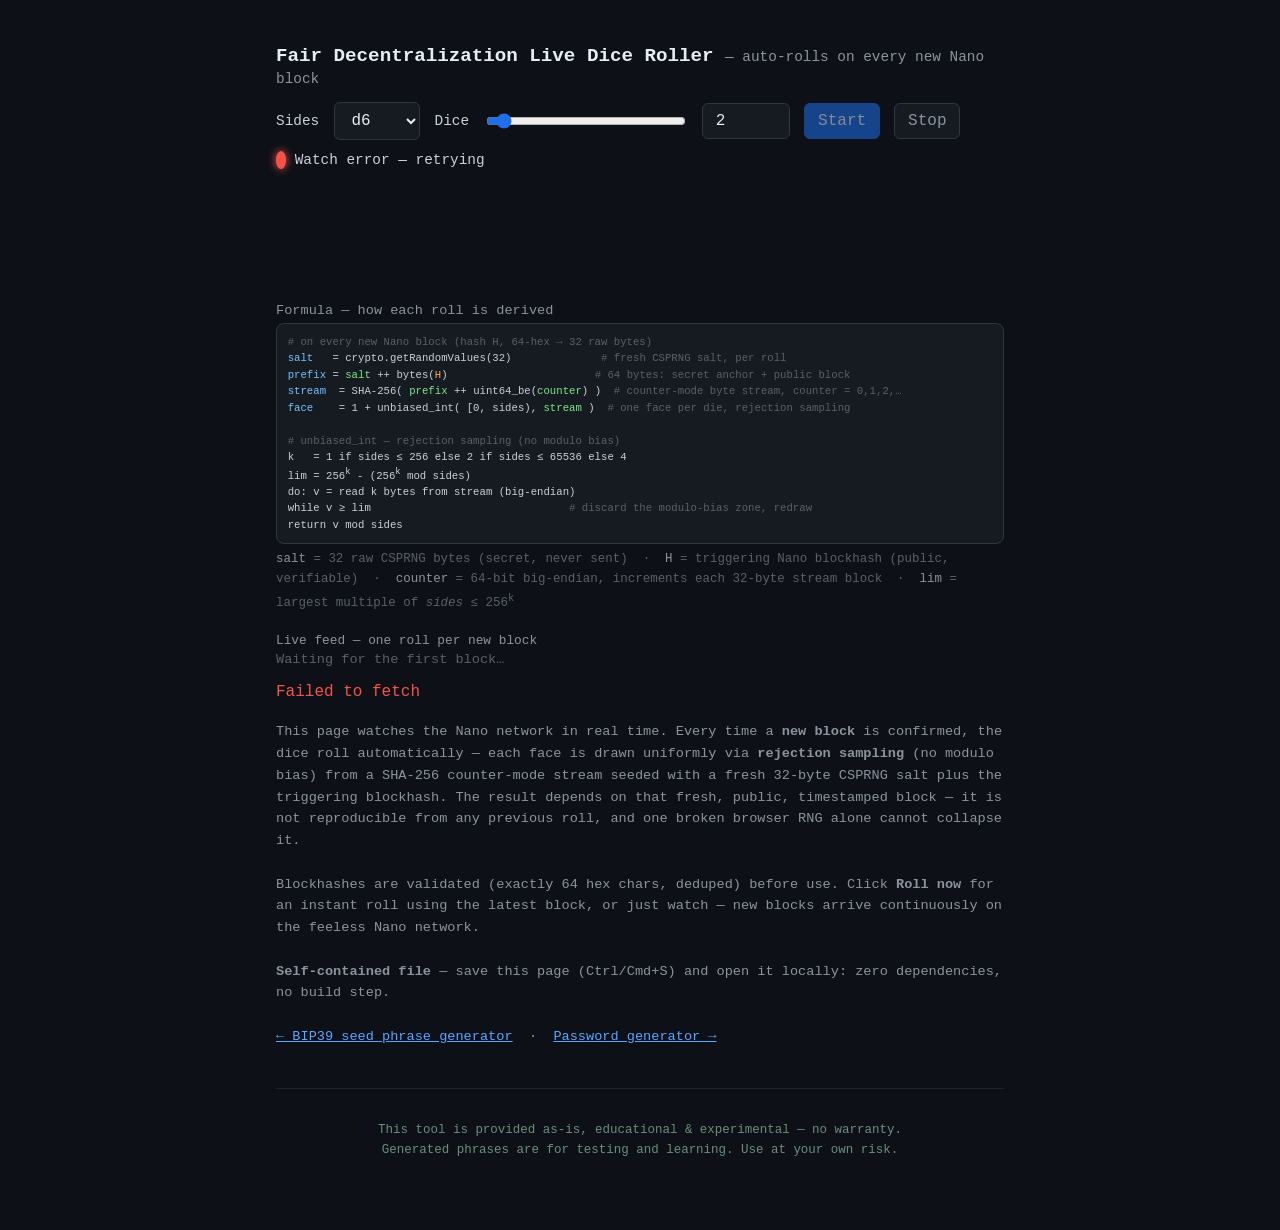
<file: dice.html>
<!DOCTYPE html>
<html lang="en">
<head>
<meta charset="UTF-8">
<meta name="viewport" content="width=device-width, initial-scale=1.0">
<meta name="description" content="Fair decentralization live dice roller that auto-rolls on every new Nano block — CSPRNG + blockhash mixing, rejection sampling, no modulo bias.">
<title>NanoRandom — Fair Decentralization Live Dice Roller</title>
<style>
    :root { color-scheme: dark; }
    * { box-sizing: border-box; }
    body { background: #0d1117; color: #e6edf3; font-family: ui-monospace, SFMono-Regular, Menlo, Consolas, monospace; max-width: 760px; margin: 0 auto; padding: 2em 1em; }
    h1 { font-size: 1.2rem; font-weight: 600; }
    h1 small { color: #8b949e; font-size: .75em; font-weight: normal; }
    .row { display: flex; gap: .9em; align-items: center; flex-wrap: wrap; margin: 1em 0; }
    .row.tight { margin: .6em 0; }
    select, button, input[type="number"], input[type="range"] { background: #161b22; color: #e6edf3; border: 1px solid #30363d; border-radius: 6px; padding: .5em .8em; font: inherit; }
    button { background: #1f6feb; border-color: #1f6feb; cursor: pointer; }
    button:hover { filter: brightness(1.15); }
    button:disabled { opacity: .55; cursor: default; }
    .eyebtn { background: #161b22; color: #8b949e; border: 1px solid #30363d; }
    .eyebtn:hover { filter: brightness(1.2); }
    input[type="range"] { padding: 0; accent-color: #1f6feb; min-width: 200px; }
    input[type="number"] { width: 5.5em; }
    .chk { display: flex; gap: .4em; align-items: center; font-size: .9em; color: #c9d1d9; cursor: pointer; }
    .chk input { accent-color: #1f6feb; }
    .dim { color: #586069; font-size: .9em; }
    .err { color: #f85149; min-height: 1.2em; }
    .note { color: #8b949e; font-size: .85em; margin-top: 1.4em; line-height: 1.6; }
    .note a { color: #58a6ff; }

    /* live status bar */
    .livebar { display: flex; gap: .6em; align-items: center; flex-wrap: wrap; margin: .8em 0; font-size: .9em; }
    .dot { width: 10px; height: 10px; border-radius: 50%; background: #3fb950; box-shadow: 0 0 8px #3fb950; animation: pulse 1.4s infinite; }
    .dot.idle  { background: #586069; box-shadow: none; animation: none; }
    .dot.wait  { background: #d29922; box-shadow: 0 0 8px #d29922; }
    .dot.err   { background: #f85149; box-shadow: 0 0 8px #f85149; animation: none; }
    @keyframes pulse { 0%,100% { opacity: 1; } 50% { opacity: .35; } }
    .livebar .status { color: #c9d1d9; }
    .livebar .status b { color: #79c0ff; }
    .livebar .meta { color: #586069; font-size: .85em; }

    /* dice */
    .dice { display: flex; flex-wrap: wrap; gap: .6em; margin: 1.2em 0 .6em; min-height: 4.5em; }
    .die {
        min-width: 3.4em; min-height: 3.4em; padding: .4em;
        background: #161b22; border: 1px solid #30363d; border-radius: 10px;
        display: flex; align-items: center; justify-content: center;
        font-size: 1.7rem; font-weight: 700; line-height: 1;
        position: relative; user-select: none;
    }
    .die .pip { color: #79c0ff; }
    .die.rolling { animation: shake .09s infinite; }
    @keyframes shake {
        0%   { transform: translate(0,0) rotate(0deg); }
        25%  { transform: translate(-2px,1px) rotate(-6deg); }
        50%  { transform: translate(2px,-1px) rotate(5deg); }
        75%  { transform: translate(-1px,2px) rotate(-4deg); }
        100% { transform: translate(1px,-2px) rotate(3deg); }
    }
    .die.new { animation: pop .25s ease-out; }
    @keyframes pop {
        0%   { transform: scale(.4); opacity: 0; }
        70%  { transform: scale(1.18); }
        100% { transform: scale(1); opacity: 1; }
    }
    .sumline { color: #c9d1d9; font-size: .95em; margin: .4em 0; }
    .sumline b { color: #79c0ff; }
    .blocksrc { color: #8b949e; word-break: break-all; font-size: .8em; margin: .3em 0; min-height: 1.1em; }
    .blocksrc a { color: #79c0ff; }

    /* formula box */
    .formula { margin: 1.2em 0; }
    .formula .title { font-size: .85em; color: #8b949e; margin-bottom: .4em; }
    .formula pre {
        background: #161b22; border: 1px solid #30363d; border-radius: 8px;
        padding: .9em 1em; margin: 0; overflow-x: auto;
        font-size: .82em; line-height: 1.55; color: #c9d1d9;
    }
    .formula pre .c { color: #586069; }          /* comment */
    .formula pre .k { color: #79c0ff; }          /* keyword/fn  */
    .formula pre .v { color: #7ee787; }          /* value/literal */
    .formula pre .h { color: #ffa657; }          /* hash/highlight */
    .formula .legend { font-size: .78em; color: #586069; margin-top: .5em; line-height: 1.6; }
    .formula .legend b { color: #8b949e; font-weight: normal; }

    /* live feed of block-triggered rolls */
    .feed { margin-top: 1em; }
    .feed .h { font-size: .8em; color: #8b949e; margin-bottom: .3em; }
    .feed .item { display: flex; gap: .6em; align-items: center; padding: .35em 0; border-bottom: 1px solid #161b22; font-size: .82em; }
    .feed .item .tag { color: #3fb950; font-size: .75em; }
    .feed .item .tag.manual { color: #d29922; }
    .feed .item .res { color: #c9d1d9; font-variant-numeric: tabular-nums; }
    .feed .item .res b { color: #79c0ff; }
    .feed .item .hash { color: #586069; margin-left: auto; }
    .feed .item .hash a { color: #586069; }
    .feed .empty { color: #586069; font-size: .85em; }
</style>
</head>
<body>
    <h1>Fair Decentralization Live Dice Roller <small>&mdash; auto-rolls on every new Nano block</small></h1>

    <div class="row tight">
        <label class="chk" for="sides">Sides</label>
        <select id="sides" aria-label="Sides per die">
            <option value="4">d4</option>
            <option value="6" selected>d6</option>
            <option value="8">d8</option>
            <option value="10">d10</option>
            <option value="12">d12</option>
            <option value="20">d20</option>
            <option value="100">d100</option>
        </select>
        <label class="chk" for="count">Dice</label>
        <input type="range" id="countSlider" min="1" max="20" step="1" value="2" aria-label="Number of dice">
        <input type="number" id="count" min="1" max="20" step="1" value="2" aria-label="Number of dice">
        <button id="startBtn" type="button" disabled>Start</button>
        <button id="stopBtn" class="eyebtn" type="button">Stop</button>
    </div>

    <div class="livebar">
        <span class="dot idle" id="dot"></span>
        <span class="status" id="status">Connecting to Nano network&hellip;</span>
        <span class="meta" id="meta"></span>
    </div>

    <div class="dice" id="dice" aria-live="polite"></div>
    <div class="sumline" id="sumline"></div>
    <div class="blocksrc" id="blocksrc"></div>

    <div class="formula">
        <div class="title">Formula &mdash; how each roll is derived</div>
<pre><span class="c"># on every new Nano block (hash H, 64-hex &rarr; 32 raw bytes)</span>
<span class="k">salt</span>   = crypto.getRandomValues(32)              <span class="c"># fresh CSPRNG salt, per roll</span>
<span class="k">prefix</span> = <span class="v">salt</span> ++ bytes(<span class="h">H</span>)                       <span class="c"># 64 bytes: secret anchor + public block</span>
<span class="k">stream</span>  = SHA-256( <span class="v">prefix</span> ++ uint64_be(<span class="v">counter</span>) )  <span class="c"># counter-mode byte stream, counter = 0,1,2,&hellip;</span>
<span class="k">face</span>    = 1 + unbiased_int( [0, sides), <span class="v">stream</span> )  <span class="c"># one face per die, rejection sampling</span>

<span class="c"># unbiased_int &mdash; rejection sampling (no modulo bias)</span>
k   = 1 if sides &le; 256 else 2 if sides &le; 65536 else 4
lim = 256<sup>k</sup> - (256<sup>k</sup> mod sides)
do: v = read k bytes from stream (big-endian)
while v &ge; lim                               <span class="c"># discard the modulo-bias zone, redraw</span>
return v mod sides</pre>
        <div class="legend">
            <b>salt</b> = 32 raw CSPRNG bytes (secret, never sent) &nbsp;&middot;&nbsp;
            <b>H</b> = triggering Nano blockhash (public, verifiable) &nbsp;&middot;&nbsp;
            <b>counter</b> = 64-bit big-endian, increments each 32-byte stream block &nbsp;&middot;&nbsp;
            <b>lim</b> = largest multiple of <i>sides</i> &le; 256<sup>k</sup>
        </div>
    </div>

    <div class="feed" id="feed">
        <div class="h">Live feed &mdash; one roll per new block</div>
        <div class="empty" id="feedEmpty">Waiting for the first block&hellip;</div>
    </div>

    <p class="err" id="err" role="alert"></p>
    <p class="note">
        This page watches the Nano network in real time. Every time a <b>new block</b> is
        confirmed, the dice roll automatically &mdash; each face is drawn uniformly via
        <b>rejection sampling</b> (no modulo bias) from a SHA-256 counter-mode stream seeded
        with a fresh 32-byte CSPRNG salt plus the triggering blockhash. The result depends on
        that fresh, public, timestamped block &mdash; it is not reproducible from any previous
        roll, and one broken browser RNG alone cannot collapse it.
        <br><br>
        Blockhashes are validated (exactly 64 hex chars, deduped) before use. Click
        <b>Roll now</b> for an instant roll using the latest block, or just watch &mdash; new
        blocks arrive continuously on the feeless Nano network.
        <br><br>
        <b>Self-contained file</b> &mdash; save this page (Ctrl/Cmd+S) and open it locally:
        zero dependencies, no build step.
        <br><br>
        <a href="bip39.html">&larr; BIP39 seed phrase generator</a>
        &nbsp;·&nbsp;
        <a href="password.html">Password generator &rarr;</a>
    </p>
    <script>
"use strict";

async function sha256(bytes) {
    const buf = new Uint8Array(bytes).buffer;
    const hash = await crypto.subtle.digest('SHA-256', buf);
    return Array.from(new Uint8Array(hash));
}

// Fetch + validate live Nano blockhashes (same rules as bip39.html / password.html):
// entry must be an object, hash = exactly 64 hex chars, dedupe.
async function fetchLatestBlock() {
    const res = await fetch('https://api.nanexplorer.com/last-blocks?network=nano', { cache: 'no-store' });
    if (!res.ok) throw new Error('Block API HTTP ' + res.status);
    const data = await res.json();
    if (!data || !Array.isArray(data.last) || !data.last.length) throw new Error('Malformed payload shape: expected { last: [...] }');
    const seen = new Set();
    const blocks = [];
    for (const b of data.last.slice(0, 64)) {
        const h = (b && typeof b.hash === 'string') ? b.hash.trim().toUpperCase() : '';
        if (!/^[0-9A-F]{64}$/.test(h) || seen.has(h)) continue;
        seen.add(h);
        const bytes = [];
        for (let i = 0; i + 1 < 64; i += 2) bytes.push(parseInt(h.slice(i, i + 2), 16));
        blocks.push({ hash: h, bytes });
        if (blocks.length >= 16) break;
    }
    if (!blocks.length) throw new Error('No valid blockhash in API response');
    return blocks; // newest first
}

// SHA-256 counter-mode stream block_i = SHA-256( saltRaw(32B) ++ blockBytes ++ counter_i )
// counter_i is a 64-bit big-endian integer (no wrap-around at 256)
function uint64be(value) {
    const bytes = new Array(8).fill(0);
    for (let i = 7; i >= 0; i--) {
        bytes[i] = Number(value & 0xffn);
        value >>= 8n;
    }
    return bytes;
}

function counterStream(prefixBytes) {
    let counter = 0n, buf = [];
    return async () => {
        if (!buf.length) {
            const h = await sha256(prefixBytes.concat(uint64be(counter)));
            buf.push(...h);
            counter++;
        }
        return buf.shift();
    };
}

// Unbiased integer in [0, n) from the given byte stream via rejection sampling
async function pick(n, nextByte) {
    const bytes = n <= 256 ? 1 : n <= 65536 ? 2 : 4;
    const range = 256 ** bytes;
    const limit = range - (range % n);
    let v;
    do {
        v = 0;
        for (let k = 0; k < bytes; k++) v = v * 256 + await nextByte();
    } while (v >= limit);
    return v % n;
}

const sidesEl  = document.getElementById('sides');
const countEl  = document.getElementById('count');
const slider   = document.getElementById('countSlider');
const diceEl   = document.getElementById('dice');
const sumline  = document.getElementById('sumline');
const blocksrc = document.getElementById('blocksrc');
const errEl    = document.getElementById('err');
const startBtn = document.getElementById('startBtn');
const stopBtn  = document.getElementById('stopBtn');
const dot      = document.getElementById('dot');
const statusEl = document.getElementById('status');
const metaEl   = document.getElementById('meta');
const feedEl   = document.getElementById('feed');
const feedEmpty = document.getElementById('feedEmpty');

let rolling = false;
let watchTimer = null;
let lastBlockHash = null;       // last seen block hash — used to detect new blocks
let feedItems = [];

function clampCount(v) {
    const n = parseInt(v, 10);
    if (Number.isNaN(n)) return 2;
    return Math.min(20, Math.max(1, n));
}

function setLive(state, text, meta) {
    dot.className = 'dot ' + state;
    statusEl.innerHTML = text || '';
    metaEl.textContent = meta || '';
}

function faceLabel(value, sides) {
    const span = document.createElement('span');
    span.className = 'pip';
    span.textContent = value;
    return span;
}

function animateRoll(sides, count, finalValues, done) {
    rolling = true;
    const diceNodes = [];
    diceEl.textContent = '';
    for (let i = 0; i < count; i++) {
        const d = document.createElement('div');
        d.className = 'die rolling';
        d.textContent = '?';
        diceEl.append(d);
        diceNodes.push(d);
    }
    const frames = 10;
    let frame = 0;
    const interval = setInterval(() => {
        diceNodes.forEach(d => { d.textContent = 1 + Math.floor(Math.random() * sides); });
        frame++;
        if (frame >= frames) {
            clearInterval(interval);
            diceNodes.forEach((d, i) => {
                d.classList.remove('rolling');
                d.classList.add('new');
                d.textContent = '';
                d.appendChild(faceLabel(finalValues[i], sides));
            });
            rolling = false;
            if (done) done();
        }
    }, 70);
}

function showResult(values, sides, blockHash, source) {
    const sum = values.reduce((a, b) => a + b, 0);
    sumline.innerHTML = values.map(v => '<b>' + v + '</b>').join(' + ') +
        ' = <b>' + sum + '</b>';
    const short = blockHash ? blockHash.slice(0, 12) + '\u2026' : '—';
    if (blockHash) {
        blocksrc.innerHTML = 'Seeded by block <a href="https://nanexplorer.com/nano/blocks/' + blockHash +
            '" target="_blank" rel="noopener">' + short + '</a>';
    } else {
        blocksrc.textContent = 'Seeded by latest Nano block';
    }
    pushFeed(values, sides, sum, blockHash, source);
}

function pushFeed(values, sides, sum, blockHash, source) {
    if (feedEmpty) feedEmpty.remove();
    const item = document.createElement('div');
    item.className = 'item';
    const tag = document.createElement('span');
    tag.className = 'tag' + (source === 'manual' ? ' manual' : '');
    tag.textContent = source === 'manual' ? 'manual' : 'block';
    const res = document.createElement('span');
    res.className = 'res';
    res.innerHTML = 'd' + sides + ' \u00d7 ' + values.length + ': <b>' + values.join(',') + '</b> = <b>' + sum + '</b>';
    const hash = document.createElement('span');
    hash.className = 'hash';
    if (blockHash) {
        hash.innerHTML = '<a href="https://nanexplorer.com/nano/blocks/' + blockHash +
            '" target="_blank" rel="noopener">' + blockHash.slice(0, 10) + '\u2026</a>';
    } else {
        hash.textContent = '—';
    }
    item.append(tag, res, hash);
    feedEl.prepend(item);
    feedItems.unshift(item);
    if (feedItems.length > 12) { feedItems.pop().remove(); }
}

async function doRoll(sides, count, blockHash, blockBytes, source) {
    // Fail closed: never fall back to a weak RNG
    if (typeof crypto === 'undefined' || !crypto.getRandomValues || !crypto.subtle) {
        errEl.textContent = 'Secure RNG unavailable — no roll was generated.';
        return;
    }
    const saltArr = new Uint8Array(32);
    crypto.getRandomValues(saltArr);
    const prefix = Array.from(saltArr).concat(blockBytes);
    const nextByte = counterStream(prefix);
    const values = [];
    for (let i = 0; i < count; i++) values.push(1 + await pick(sides, nextByte));
    animateRoll(sides, count, values, () => showResult(values, sides, blockHash, source));
}

async function rollFromBlock(block, source) {
    errEl.textContent = '';
    const sides = parseInt(sidesEl.value, 10);
    const count = clampCount(countEl.value);
    countEl.value = count;
    slider.value = count;
    if (![4, 6, 8, 10, 12, 20, 100].includes(sides)) {
        errEl.textContent = 'Unsupported die';
        return;
    }
    if (rolling) return;
    await doRoll(sides, count, block.hash, block.bytes, source);
}

async function checkForNewBlock() {
    try {
        const blocks = await fetchLatestBlock();
        const newest = blocks[0];
        if (lastBlockHash === null) {
            // first contact — establish baseline, don't roll
            lastBlockHash = newest.hash;
            setLive('', 'Watching Nano network &mdash; ready to roll on next block', 'last: ' + newest.hash.slice(0, 12) + '\u2026');
            return;
        }
        if (newest.hash !== lastBlockHash) {
            lastBlockHash = newest.hash;
            setLive('', '<b>New block!</b> Rolling&hellip;', newest.hash.slice(0, 12) + '\u2026');
            await rollFromBlock(newest, 'block');
            setLive('', 'Watching Nano network &mdash; next roll on next block', 'last: ' + newest.hash.slice(0, 12) + '\u2026');
        } else {
            setLive('', 'Watching Nano network &mdash; next roll on next block', 'last: ' + newest.hash.slice(0, 12) + '\u2026');
        }
    } catch (e) {
        setLive('err', 'Watch error &mdash; retrying', '');
        errEl.textContent = e.message || 'Block fetch failed';
    }
}

async function startWatch() {
    if (typeof crypto === 'undefined' || !crypto.getRandomValues || !crypto.subtle) {
        setLive('err', 'Secure RNG unavailable', '');
        errEl.textContent = 'Web Crypto is required for this demo.';
        return;
    }
    if (watchTimer) return; // already running
    errEl.textContent = '';
    startBtn.disabled = true;
    stopBtn.disabled = false;
    setLive('wait', 'Connecting to Nano network&hellip;', '');
    await checkForNewBlock();
    if (watchTimer) clearInterval(watchTimer);
    watchTimer = setInterval(checkForNewBlock, 2500);
}

function stopWatch() {
    if (watchTimer) clearInterval(watchTimer);
    watchTimer = null;
    lastBlockHash = null; // force baseline rebuild on next Start
    rolling = false;
    startBtn.disabled = false;
    stopBtn.disabled = true;
    setLive('idle', 'Stopped &mdash; press Start to watch for new blocks', '');
}

countEl.addEventListener('input', () => {
    const v = clampCount(countEl.value);
    countEl.value = v;
    slider.value = v;
});
slider.addEventListener('input', () => { countEl.value = slider.value; });
startBtn.addEventListener('click', startWatch);
stopBtn.addEventListener('click', stopWatch);

// auto-start on load
startWatch();
    </script>

<footer style="border-top:1px solid rgba(255,255,255,0.08);padding:32px 24px;text-align:center;font-size:0.78em;color:#6b8f7a;margin-top:40px;">
  <p style="margin:0;line-height:1.6;">
    This tool is provided as-is, educational &amp; experimental — no warranty.<br>
    Generated phrases are for testing and learning. Use at your own risk.
  </p>
</footer>
</body>
</html>
</file>
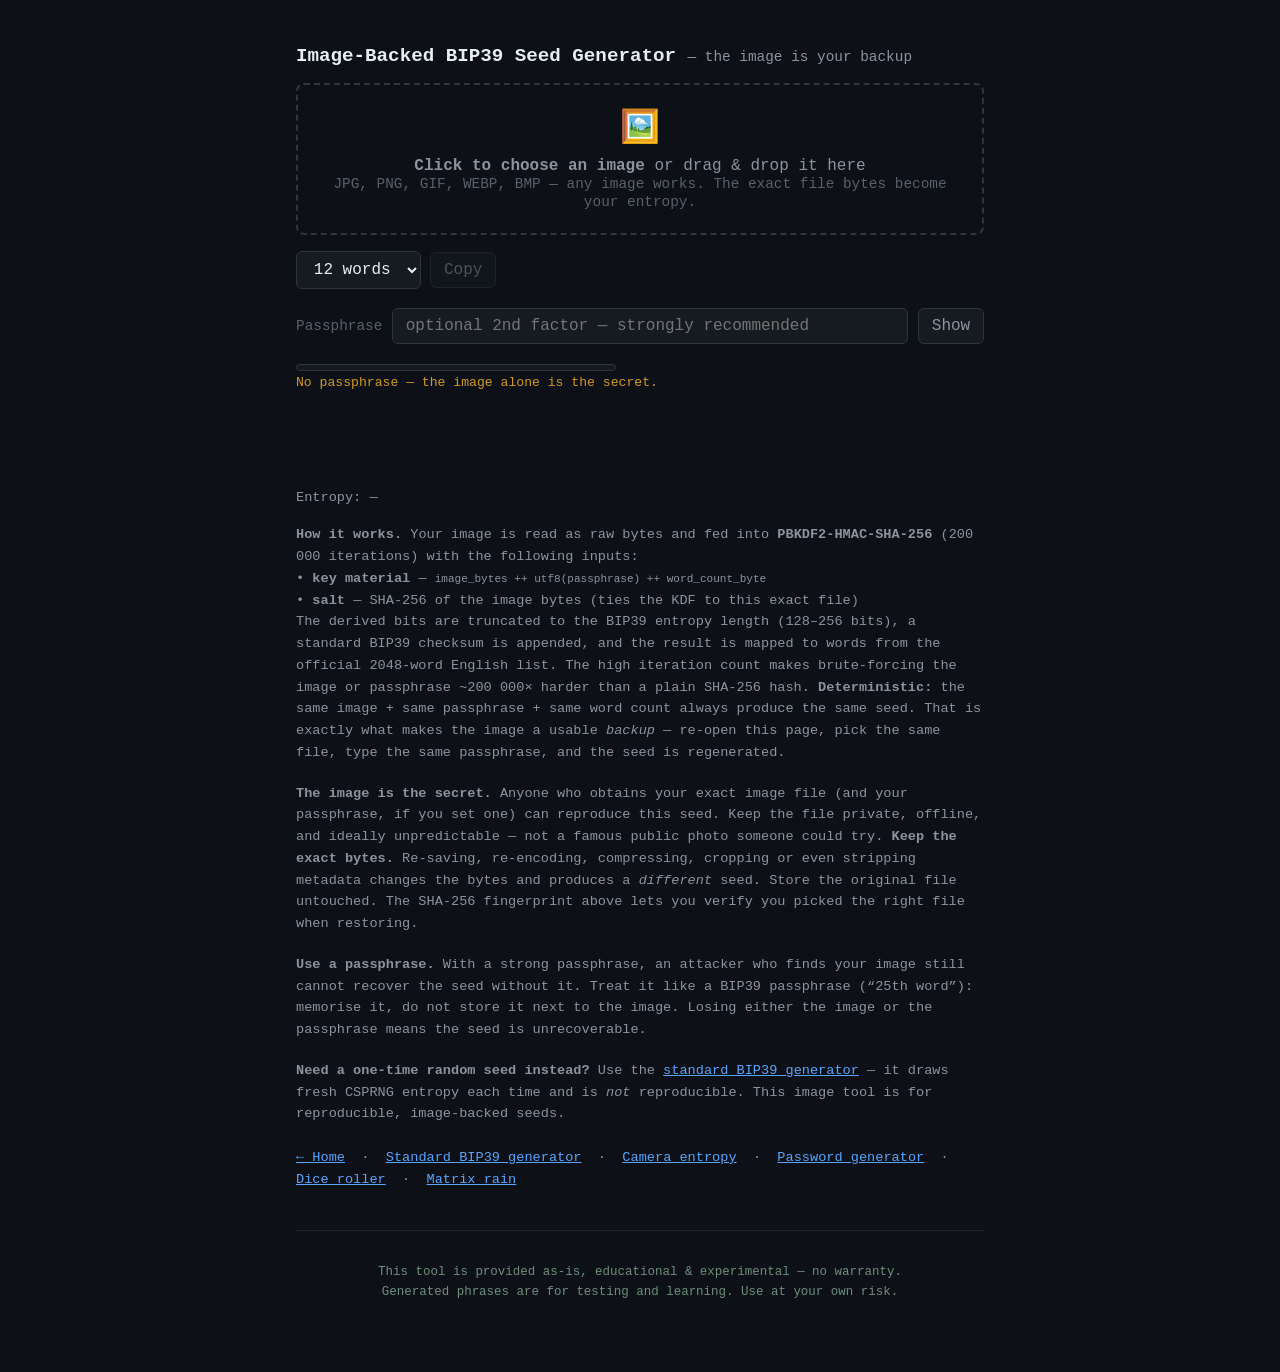
<file: image.html>
<!DOCTYPE html>
<html lang="en">
<head>
<meta charset="UTF-8">
<meta name="viewport" content="width=device-width, initial-scale=1.0">
<meta name="description" content="Generate a BIP39 seed phrase from any image file. The image (plus an optional passphrase) is the deterministic entropy source — keep the exact file as your offline backup.">
<title>NanoRandom — Image-Backed BIP39 Seed Generator</title>
<style>
    :root { color-scheme: dark; }
    * { box-sizing: border-box; }
    body { background: #0d1117; color: #e6edf3; font-family: ui-monospace, SFMono-Regular, Menlo, Consolas, monospace; max-width: 720px; margin: 0 auto; padding: 2em 1em; }
    h1 { font-size: 1.2rem; font-weight: 600; }
    h1 small { color: #8b949e; font-size: .75em; font-weight: normal; }
    .row { display: flex; gap: .6em; align-items: center; flex-wrap: wrap; margin: 1em 0 1.2em; }
    select, button { background: #161b22; color: #e6edf3; border: 1px solid #30363d; border-radius: 6px; padding: .5em .8em; font: inherit; cursor: pointer; }
    button { background: #1f6feb; border-color: #1f6feb; }
    button:hover { filter: brightness(1.15); }
    button:disabled { opacity: .5; cursor: default; filter: none; }
    .eyebtn { background: #161b22; color: #8b949e; border: 1px solid #30363d; }
    .eyebtn:hover { filter: brightness(1.2); }
    .grid { display: grid; grid-template-columns: repeat(auto-fill, minmax(132px, 1fr)); gap: .5em; margin-top: 1em; }
    .word { background: #161b22; border: 1px solid #30363d; border-radius: 6px; padding: .5em .7em; }
    .word b { color: #8b949e; margin-right: .5em; font-weight: normal; }
    .ent { color: #8b949e; word-break: break-all; margin-top: 1em; font-size: .85em; }
    .note { color: #8b949e; font-size: .85em; margin-top: 1.4em; line-height: 1.6; }
    .note a { color: #58a6ff; }
    .err { color: #f85149; min-height: 1.2em; }
    .ok { color: #3fb950; min-height: 1.2em; }
    .dim { color: #586069; font-size: .9em; }
    .warn { color: #d29922; }
    .saltinput { flex: 1; min-width: 180px; background: #161b22; color: #e6edf3; border: 1px solid #30363d; border-radius: 6px; padding: .5em .8em; font: inherit; }
    .mix { font-size: .85em; color: #8b949e; display: flex; gap: .4em; align-items: center; cursor: pointer; }
    .mix input { accent-color: #1f6feb; }

    /* Drop zone + preview */
    .drop {
        position: relative;
        border: 2px dashed #30363d;
        border-radius: 8px;
        padding: 1.4em 1em;
        text-align: center;
        color: #8b949e;
        cursor: pointer;
        transition: border-color .2s, background .2s;
        margin: 1em 0 .6em;
    }
    .drop:hover { border-color: #1f6feb; background: #161b2280; }
    .drop.drag { border-color: #1f6feb; background: #1f6feb22; }
    .drop .ico { font-size: 2em; display:block; margin-bottom:.3em; }
    .drop input { position: absolute; inset: 0; opacity: 0; cursor: pointer; }
    .preview { display: flex; gap: 1em; align-items: flex-start; margin: .8em 0; flex-wrap: wrap; }
    .preview img {
        width: 120px; height: 120px; object-fit: cover;
        border: 1px solid #30363d; border-radius: 6px; background: #161b22;
    }
    .preview .meta { font-size: .82em; color: #8b949e; line-height: 1.7; word-break: break-all; }
    .preview .meta b { color: #c9d1d9; font-weight: normal; }
    .fp { font-family: ui-monospace, monospace; color: #58a6ff; }
    .strengthbar { background: #161b22; border: 1px solid #30363d; border-radius: 4px; height: 7px; overflow: hidden; margin-top: .4em; max-width: 320px; }
    .strengthbar > div { height: 100%; transition: width .25s, background .25s; width: 0%; }
    @keyframes wordFlash { 0%{background:#1f6feb33;border-color:#1f6feb} 100%{background:#161b22;border-color:#30363d} }
    .word.flash { animation: wordFlash 0.6s ease-out; }
    @keyframes spin { to { transform: rotate(360deg); } }
    .spinner { display: inline-block; width: .9em; height: .9em; border: 2px solid #30363d;
        border-top-color: #1f6feb; border-radius: 50%; animation: spin .7s linear infinite;
        vertical-align: middle; margin-right: .4em; }
</style>
</head>
<body>
    <h1>Image-Backed BIP39 Seed Generator <small>&mdash; the image is your backup</small></h1>

    <div class="drop" id="drop">
        <span class="ico">&#x1F5BC;&#xFE0F;</span>
        <span><b>Click to choose an image</b> or drag &amp; drop it here<br>
        <span class="dim">JPG, PNG, GIF, WEBP, BMP &mdash; any image works. The exact file bytes become your entropy.</span></span>
        <input type="file" id="file" accept="image/*">
    </div>

    <div class="preview" id="preview" style="display:none">
        <img id="thumb" alt="selected image preview">
        <div class="meta">
            <div><b>File:</b> <span id="fileName">&mdash;</span></div>
            <div><b>Size:</b> <span id="fileSize">&mdash;</span></div>
            <div><b>Type:</b> <span id="fileType">&mdash;</span></div>
            <div><b>SHA-256:</b> <span class="fp" id="imgFp">&mdash;</span></div>
            <div class="warn" id="imgWarn" style="display:none"></div>
        </div>
    </div>

    <div class="row">
        <select id="wc" aria-label="Word count">
            <option value="12" selected>12 words</option>
            <option value="15">15 words</option>
            <option value="18">18 words</option>
            <option value="24">24 words</option>
        </select>
        <button id="copyBtn" class="eyebtn" type="button" disabled>Copy</button>
    </div>

    <div class="row">
        <label class="dim" for="pass">Passphrase</label>
        <input class="saltinput" id="pass" type="password" placeholder="optional 2nd factor — strongly recommended"
               autocomplete="new-password" autocapitalize="none" autocorrect="off" spellcheck="false">
        <button id="passEye" class="eyebtn" type="button" title="Show passphrase">Show</button>
    </div>
    <div class="strengthbar"><div id="strengthBar"></div></div>
    <div class="dim" id="passHint" style="font-size:.82em;margin-top:.3em;min-height:1.2em;"></div>

    <p class="ok" id="ok" role="status"></p>
    <p class="err" id="err" role="alert"></p>

    <div class="grid" id="grid"></div>
    <div class="ent">Entropy: <span id="ent">&mdash;</span></div>
    <div class="ent" id="srcInfo"></div>

    <p class="note">
        <b>How it works.</b> Your image is read as raw bytes and fed into
        <b>PBKDF2-HMAC-SHA-256</b> (200 000 iterations) with the following inputs:<br>
        &bull; <b>key material</b> — <code>image_bytes ++ utf8(passphrase) ++ word_count_byte</code><br>
        &bull; <b>salt</b> — SHA-256 of the image bytes (ties the KDF to this exact file)<br>
        The derived bits are truncated to the BIP39 entropy length (128&ndash;256 bits), a
        standard BIP39 checksum is appended, and the result is mapped to words from the
        official 2048-word English list.
        The high iteration count makes brute-forcing the image or passphrase ~200 000&times;
        harder than a plain SHA-256 hash.
        <b>Deterministic:</b> the same image + same passphrase + same word count always
        produce the same seed. That is exactly what makes the image a usable <i>backup</i> &mdash;
        re-open this page, pick the same file, type the same passphrase, and the seed is
        regenerated.
    </p>
    <p class="note">
        <b>The image is the secret.</b> Anyone who obtains your exact image file (and your
        passphrase, if you set one) can reproduce this seed. Keep the file private, offline,
        and ideally unpredictable &mdash; not a famous public photo someone could try.
        <b>Keep the exact bytes.</b> Re-saving, re-encoding, compressing, cropping or even
        stripping metadata changes the bytes and produces a <i>different</i> seed. Store the
        original file untouched. The SHA-256 fingerprint above lets you verify you picked
        the right file when restoring.
    </p>
    <p class="note">
        <b>Use a passphrase.</b> With a strong passphrase, an attacker who finds your image
        still cannot recover the seed without it. Treat it like a BIP39 passphrase
        (&ldquo;25th word&rdquo;): memorise it, do not store it next to the image. Losing
        either the image or the passphrase means the seed is unrecoverable.
    </p>
    <p class="note">
        <b>Need a one-time random seed instead?</b> Use the
        <a href="bip39.html">standard BIP39 generator</a> &mdash; it draws fresh CSPRNG
        entropy each time and is <i>not</i> reproducible. This image tool is for
        reproducible, image-backed seeds.
        <br><br>
        <a href="index.html">&larr; Home</a>
        &nbsp;&middot;&nbsp;
        <a href="bip39.html">Standard BIP39 generator</a>
        &nbsp;&middot;&nbsp;
        <a href="camera.html">Camera entropy</a>
        &nbsp;&middot;&nbsp;
        <a href="password.html">Password generator</a>
        &nbsp;&middot;&nbsp;
        <a href="dice.html">Dice roller</a>
        &nbsp;&middot;&nbsp;
        <a href="matrix.html">Matrix rain</a>
    </p>

<script>
"use strict";

// Official BIP39 English wordlist (2048 words).
const WORDLIST = [
"abandon","ability","able","about","above","absent","absorb","abstract","absurd","abuse","access","accident","account","accuse","achieve","acid",
"acoustic","acquire","across","act","action","actor","actress","actual","adapt","add","addict","address","adjust","admit","adult","advance",
"advice","aerobic","affair","afford","afraid","again","age","agent","agree","ahead","aim","air","airport","aisle","alarm","album",
"alcohol","alert","alien","all","alley","allow","almost","alone","alpha","already","also","alter","always","amateur","amazing","among",
"amount","amused","analyst","anchor","ancient","anger","angle","angry","animal","ankle","announce","annual","another","answer","antenna","antique",
"anxiety","any","apart","apology","appear","apple","approve","april","arch","arctic","area","arena","argue","arm","armed","armor",
"army","around","arrange","arrest","arrive","arrow","art","artefact","artist","artwork","ask","aspect","assault","asset","assist","assume",
"asthma","athlete","atom","attack","attend","attitude","attract","auction","audit","august","aunt","author","auto","autumn","average","avocado",
"avoid","awake","aware","away","awesome","awful","awkward","axis","baby","bachelor","bacon","badge","bag","balance","balcony","ball",
"bamboo","banana","banner","bar","barely","bargain","barrel","base","basic","basket","battle","beach","bean","beauty","because","become",
"beef","before","begin","behave","behind","believe","below","belt","bench","benefit","best","betray","better","between","beyond","bicycle",
"bid","bike","bind","biology","bird","birth","bitter","black","blade","blame","blanket","blast","bleak","bless","blind","blood",
"blossom","blouse","blue","blur","blush","board","boat","body","boil","bomb","bone","bonus","book","boost","border","boring",
"borrow","boss","bottom","bounce","box","boy","bracket","brain","brand","brass","brave","bread","breeze","brick","bridge","brief",
"bright","bring","brisk","broccoli","broken","bronze","broom","brother","brown","brush","bubble","buddy","budget","buffalo","build","bulb",
"bulk","bullet","bundle","bunker","burden","burger","burst","bus","business","busy","butter","buyer","buzz","cabbage","cabin","cable",
"cactus","cage","cake","call","calm","camera","camp","can","canal","cancel","candy","cannon","canoe","canvas","canyon","capable",
"capital","captain","car","carbon","card","cargo","carpet","carry","cart","case","cash","casino","castle","casual","cat","catalog",
"catch","category","cattle","caught","cause","caution","cave","ceiling","celery","cement","census","century","cereal","certain","chair","chalk",
"champion","change","chaos","chapter","charge","chase","chat","cheap","check","cheese","chef","cherry","chest","chicken","chief","child",
"chimney","choice","choose","chronic","chuckle","chunk","churn","cigar","cinnamon","circle","citizen","city","civil","claim","clap","clarify",
"claw","clay","clean","clerk","clever","click","client","cliff","climb","clinic","clip","clock","clog","close","cloth","cloud",
"clown","club","clump","cluster","clutch","coach","coast","coconut","code","coffee","coil","coin","collect","color","column","combine",
"come","comfort","comic","common","company","concert","conduct","confirm","congress","connect","consider","control","convince","cook","cool","copper",
"copy","coral","core","corn","correct","cost","cotton","couch","country","couple","course","cousin","cover","coyote","crack","cradle",
"craft","cram","crane","crash","crater","crawl","crazy","cream","credit","creek","crew","cricket","crime","crisp","critic","crop",
"cross","crouch","crowd","crucial","cruel","cruise","crumble","crunch","crush","cry","crystal","cube","culture","cup","cupboard","curious",
"current","curtain","curve","cushion","custom","cute","cycle","dad","damage","damp","dance","danger","daring","dash","daughter","dawn",
"day","deal","debate","debris","decade","december","decide","decline","decorate","decrease","deer","defense","define","defy","degree","delay",
"deliver","demand","demise","denial","dentist","deny","depart","depend","deposit","depth","deputy","derive","describe","desert","design","desk",
"despair","destroy","detail","detect","develop","device","devote","diagram","dial","diamond","diary","dice","diesel","diet","differ","digital",
"dignity","dilemma","dinner","dinosaur","direct","dirt","disagree","discover","disease","dish","dismiss","disorder","display","distance","divert","divide",
"divorce","dizzy","doctor","document","dog","doll","dolphin","domain","donate","donkey","donor","door","dose","double","dove","draft",
"dragon","drama","drastic","draw","dream","dress","drift","drill","drink","drip","drive","drop","drum","dry","duck","dumb",
"dune","during","dust","dutch","duty","dwarf","dynamic","eager","eagle","early","earn","earth","easily","east","easy","echo",
"ecology","economy","edge","edit","educate","effort","egg","eight","either","elbow","elder","electric","elegant","element","elephant","elevator",
"elite","else","embark","embody","embrace","emerge","emotion","employ","empower","empty","enable","enact","end","endless","endorse","enemy",
"energy","enforce","engage","engine","enhance","enjoy","enlist","enough","enrich","enroll","ensure","enter","entire","entry","envelope","episode",
"equal","equip","era","erase","erode","erosion","error","erupt","escape","essay","essence","estate","eternal","ethics","evidence","evil",
"evoke","evolve","exact","example","excess","exchange","excite","exclude","excuse","execute","exercise","exhaust","exhibit","exile","exist","exit",
"exotic","expand","expect","expire","explain","expose","express","extend","extra","eye","eyebrow","fabric","face","faculty","fade","faint",
"faith","fall","false","fame","family","famous","fan","fancy","fantasy","farm","fashion","fat","fatal","father","fatigue","fault",
"favorite","feature","february","federal","fee","feed","feel","female","fence","festival","fetch","fever","few","fiber","fiction","field",
"figure","file","film","filter","final","find","fine","finger","finish","fire","firm","first","fiscal","fish","fit","fitness",
"fix","flag","flame","flash","flat","flavor","flee","flight","flip","float","flock","floor","flower","fluid","flush","fly",
"foam","focus","fog","foil","fold","follow","food","foot","force","forest","forget","fork","fortune","forum","forward","fossil",
"foster","found","fox","fragile","frame","frequent","fresh","friend","fringe","frog","front","frost","frown","frozen","fruit","fuel",
"fun","funny","furnace","fury","future","gadget","gain","galaxy","gallery","game","gap","garage","garbage","garden","garlic","garment",
"gas","gasp","gate","gather","gauge","gaze","general","genius","genre","gentle","genuine","gesture","ghost","giant","gift","giggle",
"ginger","giraffe","girl","give","glad","glance","glare","glass","glide","glimpse","globe","gloom","glory","glove","glow","glue",
"goat","goddess","gold","good","goose","gorilla","gospel","gossip","govern","gown","grab","grace","grain","grant","grape","grass",
"gravity","great","green","grid","grief","grit","grocery","group","grow","grunt","guard","guess","guide","guilt","guitar","gun",
"gym","habit","hair","half","hammer","hamster","hand","happy","harbor","hard","harsh","harvest","hat","have","hawk","hazard",
"head","health","heart","heavy","hedgehog","height","hello","helmet","help","hen","hero","hidden","high","hill","hint","hip",
"hire","history","hobby","hockey","hold","hole","holiday","hollow","home","honey","hood","hope","horn","horror","horse","hospital",
"host","hotel","hour","hover","hub","huge","human","humble","humor","hundred","hungry","hunt","hurdle","hurry","hurt","husband",
"hybrid","ice","icon","idea","identify","idle","ignore","ill","illegal","illness","image","imitate","immense","immune","impact","impose",
"improve","impulse","inch","include","income","increase","index","indicate","indoor","industry","infant","inflict","inform","inhale","inherit","initial",
"inject","injury","inmate","inner","innocent","input","inquiry","insane","insect","inside","inspire","install","intact","interest","into","invest",
"invite","involve","iron","island","isolate","issue","item","ivory","jacket","jaguar","jar","jazz","jealous","jeans","jelly","jewel",
"job","join","joke","journey","joy","judge","juice","jump","jungle","junior","junk","just","kangaroo","keen","keep","ketchup",
"key","kick","kid","kidney","kind","kingdom","kiss","kit","kitchen","kite","kitten","kiwi","knee","knife","knock","know",
"lab","label","labor","ladder","lady","lake","lamp","language","laptop","large","later","latin","laugh","laundry","lava","law",
"lawn","lawsuit","layer","lazy","leader","leaf","learn","leave","lecture","left","leg","legal","legend","leisure","lemon","lend",
"length","lens","leopard","lesson","letter","level","liar","liberty","library","license","life","lift","light","like","limb","limit",
"link","lion","liquid","list","little","live","lizard","load","loan","lobster","local","lock","logic","lonely","long","loop",
"lottery","loud","lounge","love","loyal","lucky","luggage","lumber","lunar","lunch","luxury","lyrics","machine","mad","magic","magnet",
"maid","mail","main","major","make","mammal","man","manage","mandate","mango","mansion","manual","maple","marble","march","margin",
"marine","market","marriage","mask","mass","master","match","material","math","matrix","matter","maximum","maze","meadow","mean","measure",
"meat","mechanic","medal","media","melody","melt","member","memory","mention","menu","mercy","merge","merit","merry","mesh","message",
"metal","method","middle","midnight","milk","million","mimic","mind","minimum","minor","minute","miracle","mirror","misery","miss","mistake",
"mix","mixed","mixture","mobile","model","modify","mom","moment","monitor","monkey","monster","month","moon","moral","more","morning",
"mosquito","mother","motion","motor","mountain","mouse","move","movie","much","muffin","mule","multiply","muscle","museum","mushroom","music",
"must","mutual","myself","mystery","myth","naive","name","napkin","narrow","nasty","nation","nature","near","neck","need","negative",
"neglect","neither","nephew","nerve","nest","net","network","neutral","never","news","next","nice","night","noble","noise","nominee",
"noodle","normal","north","nose","notable","note","nothing","notice","novel","now","nuclear","number","nurse","nut","oak","obey",
"object","oblige","obscure","observe","obtain","obvious","occur","ocean","october","odor","off","offer","office","often","oil","okay",
"old","olive","olympic","omit","once","one","onion","online","only","open","opera","opinion","oppose","option","orange","orbit",
"orchard","order","ordinary","organ","orient","original","orphan","ostrich","other","outdoor","outer","output","outside","oval","oven","over",
"own","owner","oxygen","oyster","ozone","pact","paddle","page","pair","palace","palm","panda","panel","panic","panther","paper",
"parade","parent","park","parrot","party","pass","patch","path","patient","patrol","pattern","pause","pave","payment","peace","peanut",
"pear","peasant","pelican","pen","penalty","pencil","people","pepper","perfect","permit","person","pet","phone","photo","phrase","physical",
"piano","picnic","picture","piece","pig","pigeon","pill","pilot","pink","pioneer","pipe","pistol","pitch","pizza","place","planet",
"plastic","plate","play","please","pledge","pluck","plug","plunge","poem","poet","point","polar","pole","police","pond","pony",
"pool","popular","portion","position","possible","post","potato","pottery","poverty","powder","power","practice","praise","predict","prefer","prepare",
"present","pretty","prevent","price","pride","primary","print","priority","prison","private","prize","problem","process","produce","profit","program",
"project","promote","proof","property","prosper","protect","proud","provide","public","pudding","pull","pulp","pulse","pumpkin","punch","pupil",
"puppy","purchase","purity","purpose","purse","push","put","puzzle","pyramid","quality","quantum","quarter","question","quick","quit","quiz",
"quote","rabbit","raccoon","race","rack","radar","radio","rail","rain","raise","rally","ramp","ranch","random","range","rapid",
"rare","rate","rather","raven","raw","razor","ready","real","reason","rebel","rebuild","recall","receive","recipe","record","recycle",
"reduce","reflect","reform","refuse","region","regret","regular","reject","relax","release","relief","rely","remain","remember","remind","remove",
"render","renew","rent","reopen","repair","repeat","replace","report","require","rescue","resemble","resist","resource","response","result","retire",
"retreat","return","reunion","reveal","review","reward","rhythm","rib","ribbon","rice","rich","ride","ridge","rifle","right","rigid",
"ring","riot","ripple","risk","ritual","rival","river","road","roast","robot","robust","rocket","romance","roof","rookie","room",
"rose","rotate","rough","round","route","royal","rubber","rude","rug","rule","run","runway","rural","sad","saddle","sadness",
"safe","sail","salad","salmon","salon","salt","salute","same","sample","sand","satisfy","satoshi","sauce","sausage","save","say",
"scale","scan","scare","scatter","scene","scheme","school","science","scissors","scorpion","scout","scrap","screen","script","scrub","sea",
"search","season","seat","second","secret","section","security","seed","seek","segment","select","sell","seminar","senior","sense","sentence",
"series","service","session","settle","setup","seven","shadow","shaft","shallow","share","shed","shell","sheriff","shield","shift","shine",
"ship","shiver","shock","shoe","shoot","shop","short","shoulder","shove","shrimp","shrug","shuffle","shy","sibling","sick","side",
"siege","sight","sign","silent","silk","silly","silver","similar","simple","since","sing","siren","sister","situate","six","size",
"skate","sketch","ski","skill","skin","skirt","skull","slab","slam","sleep","slender","slice","slide","slight","slim","slogan",
"slot","slow","slush","small","smart","smile","smoke","smooth","snack","snake","snap","sniff","snow","soap","soccer","social",
"sock","soda","soft","solar","soldier","solid","solution","solve","someone","song","soon","sorry","sort","soul","sound","soup",
"source","south","space","spare","spatial","spawn","speak","special","speed","spell","spend","sphere","spice","spider","spike","spin",
"spirit","split","spoil","sponsor","spoon","sport","spot","spray","spread","spring","spy","square","squeeze","squirrel","stable","stadium",
"staff","stage","stairs","stamp","stand","start","state","stay","steak","steel","stem","step","stereo","stick","still","sting",
"stock","stomach","stone","stool","story","stove","strategy","street","strike","strong","struggle","student","stuff","stumble","style","subject",
"submit","subway","success","such","sudden","suffer","sugar","suggest","suit","summer","sun","sunny","sunset","super","supply","supreme",
"sure","surface","surge","surprise","surround","survey","suspect","sustain","swallow","swamp","swap","swarm","swear","sweet","swift","swim",
"swing","switch","sword","symbol","symptom","syrup","system","table","tackle","tag","tail","talent","talk","tank","tape","target",
"task","taste","tattoo","taxi","teach","team","tell","ten","tenant","tennis","tent","term","test","text","thank","that",
"theme","then","theory","there","they","thing","this","thought","three","thrive","throw","thumb","thunder","ticket","tide","tiger",
"tilt","timber","time","tiny","tip","tired","tissue","title","toast","tobacco","today","toddler","toe","together","toilet","token",
"tomato","tomorrow","tone","tongue","tonight","tool","tooth","top","topic","topple","torch","tornado","tortoise","toss","total","tourist",
"toward","tower","town","toy","track","trade","traffic","tragic","train","transfer","trap","trash","travel","tray","treat","tree",
"trend","trial","tribe","trick","trigger","trim","trip","trophy","trouble","truck","true","truly","trumpet","trust","truth","try",
"tube","tuition","tumble","tuna","tunnel","turkey","turn","turtle","twelve","twenty","twice","twin","twist","two","type","typical",
"ugly","umbrella","unable","unaware","uncle","uncover","under","undo","unfair","unfold","unhappy","uniform","unique","unit","universe","unknown",
"unlock","until","unusual","unveil","update","upgrade","uphold","upon","upper","upset","urban","urge","usage","use","used","useful",
"useless","usual","utility","vacant","vacuum","vague","valid","valley","valve","van","vanish","vapor","various","vast","vault","vehicle",
"velvet","vendor","venture","venue","verb","verify","version","very","vessel","veteran","viable","vibrant","vicious","victory","video","view",
"village","vintage","violin","virtual","virus","visa","visit","visual","vital","vivid","vocal","voice","void","volcano","volume","vote",
"voyage","wage","wagon","wait","walk","wall","walnut","want","warfare","warm","warrior","wash","wasp","waste","water","wave",
"way","wealth","weapon","wear","weasel","weather","web","wedding","weekend","weird","welcome","west","wet","whale","what","wheat",
"wheel","when","where","whip","whisper","wide","width","wife","wild","will","win","window","wine","wing","wink","winner",
"winter","wire","wisdom","wise","wish","witness","wolf","woman","wonder","wood","wool","word","work","world","worry","worth",
"wrap","wreck","wrestle","wrist","write","wrong","yard","year","yellow","you","young","youth","zebra","zero","zone","zoo"
];

// ─── Crypto helpers ───────────────────────────────────────────────────────────
async function sha256(bytes) {
    const view = bytes instanceof Uint8Array
        ? bytes
        : new Uint8Array(bytes);

    const hash = await crypto.subtle.digest("SHA-256", view);
    return new Uint8Array(hash);
}
function toBits(bytes) {
    return bytes.map(b => b.toString(2).padStart(8, '0')).join('');
}
function bytesToHex(bytes) {
    return bytes.map(b => b.toString(16).padStart(2, '0')).join('');
}
async function entropyToMnemonic(entropyBytes) {
    if (WORDLIST.length !== 2048) throw new Error('Invalid BIP39 wordlist');
    const allowed = new Set([16, 20, 24, 28, 32]);
    if (!allowed.has(entropyBytes.length)) throw new Error('Invalid BIP39 entropy length');
    for (const b of entropyBytes) if (!Number.isInteger(b) || b < 0 || b > 255)
        throw new Error('Entropy contains an invalid byte');
    const checksumLen = entropyBytes.length / 4; // ENT*8/32 bits
    const hashBytes = await sha256(entropyBytes);
    const bits = toBits(entropyBytes) + toBits(hashBytes).slice(0, checksumLen);
    const words = [];
    for (let i = 0; i < bits.length; i += 11) {
        const idx = parseInt(bits.slice(i, i + 11), 2);
        const w = WORDLIST[idx];
        if (typeof w !== 'string') throw new Error('Wordlist index out of range');
        words.push(w);
    }
    return words;
}

// ─── DOM ──────────────────────────────────────────────────────────────────────
const drop      = document.getElementById('drop');
const fileInput = document.getElementById('file');
const preview   = document.getElementById('preview');
const thumb     = document.getElementById('thumb');
const fileName  = document.getElementById('fileName');
const fileSize  = document.getElementById('fileSize');
const fileType  = document.getElementById('fileType');
const imgFp     = document.getElementById('imgFp');
const imgWarn   = document.getElementById('imgWarn');
const wcEl      = document.getElementById('wc');
const copyBtn   = document.getElementById('copyBtn');
const passEl    = document.getElementById('pass');
const passEye   = document.getElementById('passEye');
const passHint  = document.getElementById('passHint');
const strengthBar = document.getElementById('strengthBar');
const grid       = document.getElementById('grid');
const entEl      = document.getElementById('ent');
const srcInfo    = document.getElementById('srcInfo');
const errEl      = document.getElementById('err');
const okEl       = document.getElementById('ok');

const MAX_FILE_SIZE = 50 * 1024 * 1024; // 50 MB — images larger than this are rejected

let imgBytes = null; // Uint8Array of the selected file's raw bytes
let imgFingerprint = '';
let lastWords = [];
let hasGenerated = false;   // becomes true after the first successful Generate
let passDebounce = null;

function fmtSize(n) {
    if (n < 1024) return n + ' B';
    if (n < 1024*1024) return (n/1024).toFixed(1) + ' KB';
    return (n/1024/1024).toFixed(2) + ' MB';
}

async function handleFile(file) {
    errEl.textContent = '';
    okEl.textContent = '';
    if (!file) return;
    if (!/^image\//.test(file.type) && !/\.(png|jpe?g|gif|webp|bmp|svg)$/i.test(file.name)) {
        errEl.textContent = 'Please choose an image file.';
        return;
    }
    if (file.size > MAX_FILE_SIZE) {
        errEl.textContent = 'File too large (' + fmtSize(file.size) + '). Maximum allowed size is ' + fmtSize(MAX_FILE_SIZE) + '.';
        return;
    }
    try {
        const buf = await file.arrayBuffer();
        imgBytes = new Uint8Array(buf);
        imgFingerprint = bytesToHex(await sha256(imgBytes));
        // Preview thumbnail
        thumb.src = URL.createObjectURL(file);
        fileName.textContent = file.name;
        fileSize.textContent = fmtSize(file.size);
        fileType.textContent = file.type || 'unknown';
        imgFp.textContent = imgFingerprint.slice(0, 32) + '…' + imgFingerprint.slice(-12);
        preview.style.display = '';
        // Warnings
        imgWarn.style.display = 'none';
        if (file.size < 1024) {
            imgWarn.style.display = '';
            imgWarn.textContent = 'Small image (' + fmtSize(file.size) + ') — fine as long as its bytes are unpredictable to others.';
        }
        resetOutput();
        generate(); // auto-derive on image pick — no button needed
    } catch (e) {
        errEl.textContent = 'Could not read image: ' + e.message;
        imgBytes = null;
    }
}

fileInput.addEventListener('change', e => handleFile(e.target.files[0]));

// Drag & drop
['dragenter','dragover'].forEach(ev =>
    drop.addEventListener(ev, e => { e.preventDefault(); drop.classList.add('drag'); }));
['dragleave','drop'].forEach(ev =>
    drop.addEventListener(ev, e => { e.preventDefault(); drop.classList.remove('drag'); }));
drop.addEventListener('drop', e => {
    const f = e.dataTransfer && e.dataTransfer.files && e.dataTransfer.files[0];
    if (f) handleFile(f);
});
// Clicking the drop area opens the file dialog (the transparent <input> covers it,
// but keep this for explicit accessibility)
drop.addEventListener('keydown', e => { if (e.key === 'Enter' || e.key === ' ') fileInput.click(); });

// Passphrase eye toggle + hint
passEye.addEventListener('click', () => {
    const show = passEl.type === 'password';
    passEl.type = show ? 'text' : 'password';
    passEye.textContent = show ? 'Hide' : 'Show';
    passEye.title = (show ? 'Hide' : 'Show') + ' passphrase';
});

function passphraseBits(s) {
    // Estimate entropy based on the actual character pool used in the passphrase.
    // For each character class present we add its pool size, then multiply
    // log2(pool) × length — a standard password-strength heuristic.
    if (!s) return 0;
    let pool = 0;
    if (/[a-z]/.test(s))        pool += 26; // a–z
    if (/[A-Z]/.test(s))        pool += 26; // A–Z
    if (/[0-9]/.test(s))        pool += 10; // 0–9
    if (/[ !-/:-@[-`{-~]/.test(s)) pool += 33; // printable ASCII symbols + space
    if (/[^\x00-\x7F]/.test(s)) pool += 64; // non-ASCII (emoji, accented, …)
    const bitsPerChar = pool > 1 ? Math.log2(pool) : 1;
    return Math.min(256, Math.round(s.length * bitsPerChar));
}
function updatePassHint() {
    const s = passEl.value;
    const bits = passphraseBits(s);
    let label, color, pct;
    if (!s) { label = 'No passphrase — the image alone is the secret.'; color = '#d29922'; pct = 8; }
    else if (bits < 40) { label = 'Weak passphrase (' + bits + ' bits) — longer is better.'; color = '#f85149'; pct = 25; }
    else if (bits < 80) { label = 'Fair passphrase (~' + bits + ' bits).'; color = '#d29922'; pct = 55; }
    else { label = 'Strong passphrase (~' + bits + ' bits).'; color = '#3fb950'; pct = 100; }
    passHint.textContent = label;
    passHint.style.color = color;
    strengthBar.firstElementChild && (strengthBar.firstElementChild.style.cssText = '');
    const fill = strengthBar.firstElementChild || (() => {
        const d = document.createElement('div'); strengthBar.appendChild(d); return d;
    })();
    fill.style.width = pct + '%';
    fill.style.background = color;
}
passEl.addEventListener('input', () => {
    updatePassHint();
    // Auto re-derive the seed as the passphrase changes — the passphrase is an
    // input of the deterministic derivation, so the seed must follow it.
    if (hasGenerated && imgBytes) {
        clearTimeout(passDebounce);
        passDebounce = setTimeout(generate, 220);
    }
});
updatePassHint();

// Word count is also a derivation input — regenerate on change.
wcEl.addEventListener('change', () => {
    if (hasGenerated && imgBytes) generate();
});

function resetOutput() {
    grid.textContent = '';
    entEl.textContent = '—';
    srcInfo.textContent = '';
    copyBtn.disabled = true;
    lastWords = [];
    okEl.textContent = '';
}

async function generate() {
    errEl.textContent = '';
    okEl.textContent = '';
    srcInfo.textContent = '';
    if (!imgBytes) { errEl.textContent = 'Choose an image first.'; return; }
    if (typeof crypto === 'undefined' || !crypto.subtle) {
        errEl.textContent = 'Web Crypto unavailable — cannot derive seed.'; return;
    }
    const byteLen = { 12: 16, 15: 20, 18: 24, 24: 32 }[wcEl.value];
    if (!byteLen) { errEl.textContent = 'Unsupported word count.'; return; }

    // Show spinner while PBKDF2 runs (~200k iterations ≈ 0.5–1 s)
    okEl.innerHTML = '<span class="spinner"></span>Deriving seed…';
    copyBtn.disabled = true;
    // Yield to browser so spinner renders before blocking KDF work
    await new Promise(r => setTimeout(r, 0));

    try {
        // Deterministic derivation via PBKDF2-HMAC-SHA-256:
        //   key material = image_bytes ++ utf8(passphrase) ++ word_count_byte
        //   salt         = SHA-256(image_bytes)   — ties KDF to this exact file
        //   iterations   = 200 000                — NIST SP 800-132 minimum for SHA-256
        //   output       = byteLen bytes of entropy
        const enc = new TextEncoder();
        const passBytes = passEl.value ? enc.encode(passEl.value) : new Uint8Array(0);
        const wcByte = new Uint8Array([Number(wcEl.value) & 0xff]);

        // Concatenate: image ++ passphrase ++ word_count_byte
        const keyMaterial = new Uint8Array(
            imgBytes.length + passBytes.length + 1
        );
        keyMaterial.set(imgBytes, 0);
        keyMaterial.set(passBytes, imgBytes.length);
        keyMaterial.set(wcByte, imgBytes.length + passBytes.length);

        // Salt = SHA-256(image_bytes) — deterministic, file-specific
        const saltBytes = await sha256(imgBytes);

        const cryptoKey = await crypto.subtle.importKey(
            'raw', keyMaterial, 'PBKDF2', false, ['deriveBits']
        );
        const derived = await crypto.subtle.deriveBits(
            { name: 'PBKDF2', salt: saltBytes, iterations: 200_000, hash: 'SHA-256' },
            cryptoKey,
            byteLen * 8
        );
        const entropyBytes = Array.from(new Uint8Array(derived));

        const words = await entropyToMnemonic(entropyBytes);
        if (words.length !== Number(wcEl.value)) throw new Error('Unexpected mnemonic length');
        for (const w of words) if (!WORDLIST.includes(w)) throw new Error('Invalid word: ' + w);

        grid.textContent = '';
        lastWords = words;
        words.forEach((w, i) => {
            const cell = document.createElement('div');
            cell.className = 'word flash';
            const num = document.createElement('b');
            num.textContent = (i + 1) + '.';
            const span = document.createElement('span');
            span.textContent = w;
            cell.append(num, span);
            grid.append(cell);
        });
        entEl.textContent = bytesToHex(entropyBytes);
        const fpShort = imgFingerprint.slice(0, 16) + '…' + imgFingerprint.slice(-8);
        srcInfo.textContent = 'PBKDF2(200k) · image ' + imgBytes.length + ' B (SHA-256 ' + fpShort + ')'
            + (passEl.value ? ' + passphrase (' + passEl.value.length + ' chars)' : ' (no passphrase)')
            + ' · ' + wcEl.value + ' words';
        copyBtn.disabled = false;
        okEl.textContent = 'Seed derived deterministically — keep this exact image file as your backup.';
        hasGenerated = true;
    } catch (e) {
        resetOutput();
        errEl.textContent = e.message || 'Generation failed';
    }
}

let copyReset = null;
copyBtn.addEventListener('click', async () => {
    if (!lastWords.length) return;
    try {
        await navigator.clipboard.writeText(lastWords.join(' '));
        copyBtn.textContent = 'Copied!';
        clearTimeout(copyReset);
        copyReset = setTimeout(() => { copyBtn.textContent = 'Copy'; }, 1500);
    } catch (e) {
        errEl.textContent = 'Cannot copy: ' + e.message;
    }
});
</script>

<footer style="border-top:1px solid rgba(255,255,255,0.08);padding:32px 24px;text-align:center;font-size:0.78em;color:#6b8f7a;margin-top:40px;">
  <p style="margin:0;line-height:1.6;">
    This tool is provided as-is, educational &amp; experimental — no warranty.<br>
    Generated phrases are for testing and learning. Use at your own risk.
  </p>
</footer>
</body>
</html>
</file>
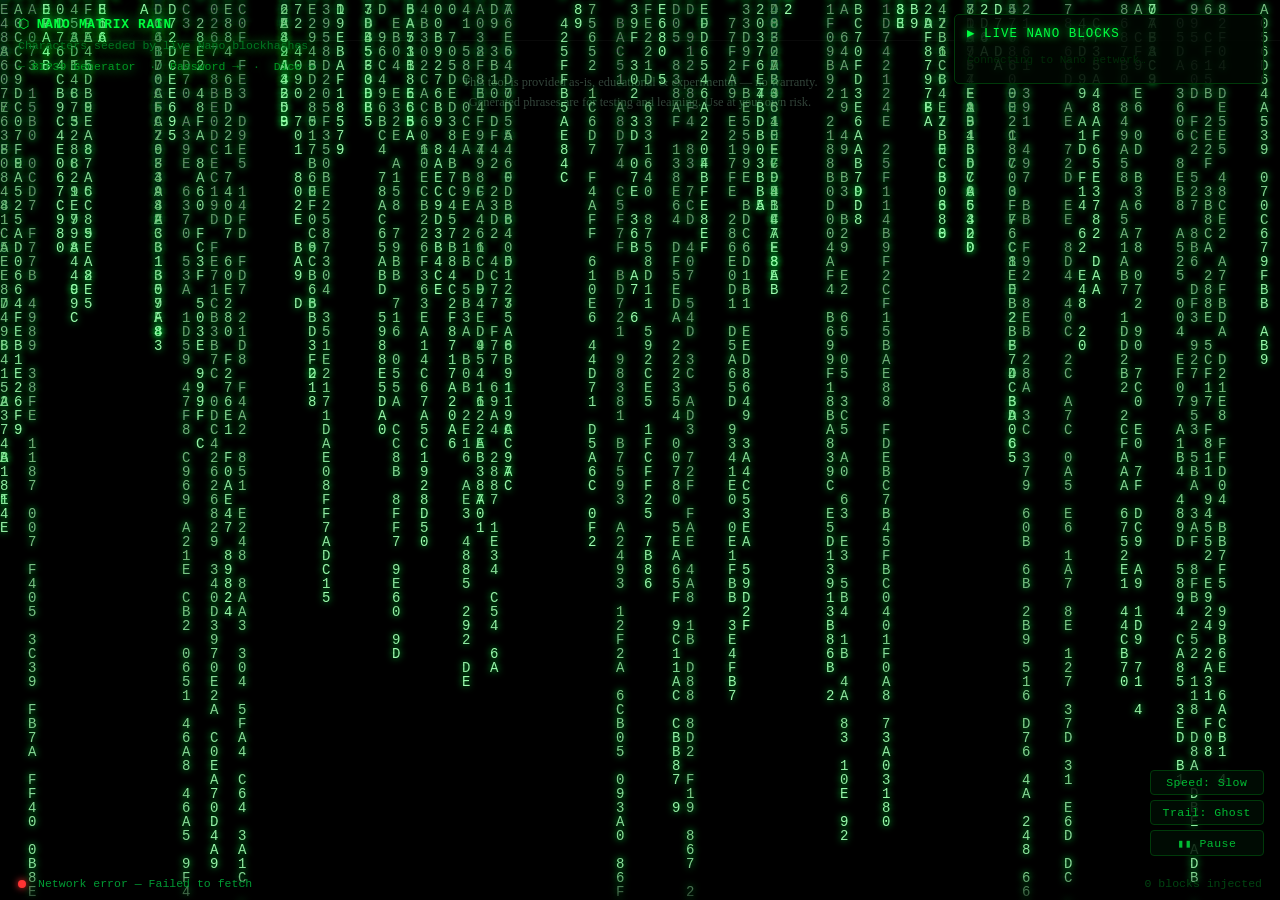
<file: matrix.html>
<!DOCTYPE html>
<html lang="en">
<head>
<meta charset="UTF-8">
<meta name="viewport" content="width=device-width, initial-scale=1.0">
<meta name="description" content="Matrix-style hex rain seeded by live Nano network blockhashes — every new block injects its 64 characters into the rain.">
<title>NanoRandom — Nano Matrix Rain</title>
<style>
* { margin: 0; padding: 0; box-sizing: border-box; }
html, body { width: 100%; height: 100%; background: #000; overflow: hidden; }
canvas { display: block; position: fixed; top: 0; left: 0; }

/* Scanline overlay */
body::after {
  content: '';
  position: fixed; inset: 0;
  background: repeating-linear-gradient(
    to bottom,
    transparent 0px,
    transparent 2px,
    rgba(0,0,0,0.08) 2px,
    rgba(0,0,0,0.08) 4px
  );
  pointer-events: none;
  z-index: 5;
}

/* HUD layer */
#hud {
  position: fixed; inset: 0;
  pointer-events: none;
  z-index: 10;
  font-family: ui-monospace, 'Courier New', monospace;
}

/* Title top-left */
#title {
  position: absolute;
  top: 14px; left: 18px;
  color: #00ff41;
  font-size: 0.8em;
  line-height: 1.7;
  text-shadow: 0 0 12px #00ff41, 0 0 24px #00aa2288;
  pointer-events: all;
}
#title a { color: #009922; text-decoration: none; }
#title a:hover { color: #00ff41; text-shadow: 0 0 8px #00ff41; }
#title .sub { color: #007722; font-size: 0.9em; }

/* Block feed top-right */
#feed {
  position: absolute;
  top: 14px; right: 16px;
  width: 310px;
  background: rgba(0, 8, 2, 0.85);
  border: 1px solid #003a0a;
  border-radius: 5px;
  padding: 10px 12px;
  pointer-events: all;
  overflow: hidden;
}
#feed .ftitle {
  color: #00ff41;
  font-size: 0.78em;
  text-shadow: 0 0 8px #00ff41;
  margin-bottom: 7px;
  letter-spacing: 0.08em;
}
.fitem {
  font-size: 0.69em;
  color: #006622;
  padding: 4px 0;
  border-bottom: 1px solid #001a06;
  line-height: 1.5;
  word-break: break-all;
  transition: color 0.6s;
}
.fitem:last-child { border-bottom: none; }
.fitem .ftag { color: #004011; }
.fitem .fhash { color: #008833; font-size: 0.95em; }
.fitem.fresh .fhash { color: #00ff41; text-shadow: 0 0 8px #00ff41; }

/* Block announce bottom */
#announce {
  position: absolute;
  bottom: 80px; left: 50%;
  transform: translateX(-50%) translateY(16px);
  text-align: center;
  pointer-events: none;
  opacity: 0;
  transition: opacity 0.25s, transform 0.25s;
}
#announce.show { opacity: 1; transform: translateX(-50%) translateY(0); }
#announce .a-label {
  font-size: 0.68em;
  color: #009933;
  letter-spacing: 0.22em;
  text-transform: uppercase;
  margin-bottom: 10px;
}
#announce .a-hash {
  font-size: 0.78em;
  color: #00ff88;
  text-shadow: 0 0 16px #00ff88, 0 0 40px #00aa4466;
  word-break: break-all;
  max-width: 500px;
  letter-spacing: 0.06em;
  line-height: 1.7;
}

/* Controls bottom-right */
#controls {
  position: absolute;
  bottom: 44px; right: 16px;
  display: flex;
  flex-direction: column;
  gap: 5px;
  pointer-events: all;
}
.ctrl {
  background: rgba(0, 14, 4, 0.82);
  color: #00bb33;
  border: 1px solid #003a0a;
  border-radius: 4px;
  padding: 5px 12px;
  font-family: inherit;
  font-size: 0.72em;
  cursor: pointer;
  letter-spacing: 0.04em;
  transition: color 0.15s, border-color 0.15s, background 0.15s;
}
.ctrl:hover {
  background: rgba(0, 30, 8, 0.92);
  border-color: #00aa22;
  color: #00ff41;
}

/* Status bottom */
#status {
  position: absolute;
  bottom: 0; left: 0; right: 0;
  padding: 10px 18px;
  display: flex;
  gap: 12px;
  align-items: center;
  font-size: 0.72em;
  color: #006622;
  background: linear-gradient(transparent, rgba(0,0,0,0.72));
  pointer-events: all;
}
.dot {
  width: 8px; height: 8px; border-radius: 50%; flex-shrink: 0;
  background: #00ff41;
  box-shadow: 0 0 7px #00ff41;
  animation: pulse 1.4s infinite;
}
.dot.idle  { background: #224422; box-shadow: none; animation: none; }
.dot.err   { background: #ff3333; box-shadow: 0 0 7px #ff3333; animation: none; }
.dot.wait  { background: #aaaa00; box-shadow: 0 0 7px #aaaa00; }
@keyframes pulse { 0%,100%{opacity:1} 50%{opacity:.25} }
#statusText { color: #009933; }
#blockCount { margin-left: auto; color: #004411; }
</style>
</head>
<body>
<canvas id="c"></canvas>

<div id="hud">
  <div id="title">
    <div>&#x2B21; <b style="letter-spacing:.06em">NANO MATRIX RAIN</b></div>
    <div class="sub">Characters seeded by live Nano blockhashes</div>
    <div class="sub" style="margin-top:2px">
      <a href="bip39.html">&larr; BIP39 Generator</a>
      &nbsp;&middot;&nbsp;
      <a href="password.html">Password &rarr;</a>
      &nbsp;&middot;&nbsp;
      <a href="dice.html">Dice &rarr;</a>
    </div>
  </div>

  <div id="feed">
    <div class="ftitle">&#9654; LIVE NANO BLOCKS</div>
    <div id="feedList">
      <div class="fitem" style="color:#002a08">Connecting to Nano network&hellip;</div>
    </div>
  </div>

  <div id="announce">
    <div class="a-label">New Block Detected</div>
    <div class="a-hash" id="announceHash"></div>
  </div>

  <div id="controls">
    <button class="ctrl" id="btnSpeed">Speed: Slow</button>
    <button class="ctrl" id="btnTrail">Trail: Ghost</button>
    <button class="ctrl" id="btnPause">&#9646;&#9646; Pause</button>
  </div>

  <div id="status">
    <span class="dot idle" id="dot"></span>
    <span id="statusText">Connecting&hellip;</span>
    <span id="blockCount">0 blocks injected</span>
  </div>
</div>

<script>
"use strict";

// Canvas setup
const canvas = document.getElementById('c');
const ctx    = canvas.getContext('2d');
const FS     = 14;
const HEX    = '0123456789ABCDEF'.split('');

let COLS, drops, speeds, flashLeft, trailAlpha;
trailAlpha = 0.012;

function init() {
  canvas.width  = window.innerWidth;
  canvas.height = window.innerHeight;
  const newCOLS = Math.floor(canvas.width / FS);

  const newDrops  = new Float32Array(newCOLS);
  const newSpeeds = new Float32Array(newCOLS);
  const newFlash  = new Int32Array(newCOLS);

  for (let i = 0; i < newCOLS; i++) {
    if (COLS && i < COLS) {
      newDrops[i]  = drops[i];
      newSpeeds[i] = speeds[i];
      newFlash[i]  = flashLeft[i];
    } else {
      newDrops[i]  = -Math.random() * (canvas.height / FS);
      newSpeeds[i] = 0.35 + Math.random() * 1.1;
      newFlash[i]  = 0;
    }
  }
  COLS      = newCOLS;
  drops     = newDrops;
  speeds    = newSpeeds;
  flashLeft = newFlash;
}
init();
window.addEventListener('resize', init);

// Char pool — ring buffer from live Nano blocks
let charPool = [];
const POOL_MAX = 4096;
function randomHex() { return HEX[Math.floor(Math.random() * 16)]; }
function poolChar() {
  if (!charPool.length) return randomHex();
  return charPool[Math.floor(Math.random() * charPool.length)];
}

function injectBlock(hash) {
  const chars = hash.toUpperCase().split('').filter(c => /[0-9A-F]/.test(c));
  charPool.push(...chars);
  if (charPool.length > POOL_MAX) charPool.splice(0, charPool.length - POOL_MAX);

  // Burst: pick random columns, restart them from top with flash + high speed
  const burstCount = Math.max(5, Math.floor(COLS * 0.07));
  const indices = [];
  for (let i = 0; i < COLS; i++) indices.push(i);
  // Fisher-Yates shuffle to pick random cols
  for (let i = indices.length - 1; i > 0; i--) {
    const j = Math.floor(Math.random() * (i + 1));
    [indices[i], indices[j]] = [indices[j], indices[i]];
  }
  for (let k = 0; k < burstCount; k++) {
    const col = indices[k];
    drops[col]     = -2 - Math.random() * 8;
    speeds[col]    = 1.8 + Math.random() * 2.2;
    flashLeft[col] = 22 + Math.floor(Math.random() * 16);
  }
}

// Render settings
let paused    = false;
let speedMult = 1.0;

const SPEED_PRESETS = ['Slow', 'Normal', 'Fast', 'Turbo'];
const SPEED_VALS    = [0.45, 1.0, 1.9, 3.8];
const TRAIL_PRESETS = ['Short', 'Medium', 'Long', 'Ghost'];
const TRAIL_VALS    = [0.09, 0.048, 0.025, 0.012];
let speedIdx = 0, trailIdx = 3;

// Draw loop
function draw() {
  requestAnimationFrame(draw);
  if (paused) return;

  // Fade overlay — creates trail
  ctx.fillStyle = 'rgba(0,0,0,' + trailAlpha + ')';
  ctx.fillRect(0, 0, canvas.width, canvas.height);

  ctx.font = FS + 'px "Courier New", monospace';

  for (let col = 0; col < COLS; col++) {
    const x = col * FS;
    const y = Math.floor(drops[col]) * FS;

    if (y < -FS * 2 || y > canvas.height + FS) {
      drops[col] += speeds[col] * speedMult;
      continue;
    }

    const ch      = poolChar();
    const isFlash = flashLeft[col] > 0;

    if (isFlash) {
      // Injected column: cyan-white burst
      const t = flashLeft[col] / 38;
      const r = Math.round(140 + 115 * t);
      const g = 255;
      const b = Math.round(160 + 95 * t);
      ctx.fillStyle  = 'rgb(' + r + ',' + g + ',' + b + ')';
      ctx.shadowColor = '#00ffaa';
      ctx.shadowBlur  = 12 + t * 12;
      ctx.fillText(ch, x, y);
      ctx.shadowBlur  = 0;
      flashLeft[col]--;
      if (flashLeft[col] <= 0) speeds[col] = 0.35 + Math.random() * 1.1;
    } else {
      // Normal: bright green head
      ctx.fillStyle  = '#9dffb0';
      ctx.shadowColor = '#00ff41';
      ctx.shadowBlur  = 7;
      ctx.fillText(ch, x, y);
      ctx.shadowBlur  = 0;
    }

    drops[col] += speeds[col] * speedMult;

    // Reset past bottom
    if (drops[col] * FS > canvas.height + FS * 5) {
      if (Math.random() > 0.963) {
        drops[col]  = -Math.random() * 22;
        speeds[col] = 0.35 + Math.random() * 1.1;
      }
    }
  }
}
draw();

// Nano block fetching
let lastSeenHash = null;
let totalBlocks  = 0;

const dotEl        = document.getElementById('dot');
const statusTextEl = document.getElementById('statusText');
const blockCountEl = document.getElementById('blockCount');
const feedListEl   = document.getElementById('feedList');
const announceEl   = document.getElementById('announce');
const announceHashEl = document.getElementById('announceHash');
let   feedItems    = [];
let   announceTimer = null;

function setStatus(state, text) {
  dotEl.className         = 'dot ' + (state === 'live' ? '' : state);
  statusTextEl.textContent = text;
}

function addFeedEntry(hash, isNew) {
  const item = document.createElement('div');
  item.className = 'fitem' + (isNew ? ' fresh' : '');
  const tag  = document.createElement('span');
  tag.className = 'ftag';
  tag.textContent = (isNew ? '\u25b6 ' : '  ') + 'block ';
  const hEl  = document.createElement('span');
  hEl.className = 'fhash';
  hEl.textContent = hash.slice(0, 20) + '\u2026' + hash.slice(-12);
  item.append(tag, hEl);
  feedListEl.prepend(item);
  feedItems.unshift(item);
  if (isNew) setTimeout(() => item.classList.remove('fresh'), 1400);
  while (feedItems.length > 7) feedItems.pop().remove();
}

function showAnnounce(hash) {
  // Split hash into groups of 8 for readability
  announceHashEl.textContent = hash.match(/.{1,8}/g).join(' ');
  announceEl.classList.add('show');
  clearTimeout(announceTimer);
  announceTimer = setTimeout(() => announceEl.classList.remove('show'), 2200);
}

async function fetchBlocks() {
  const res = await fetch('https://api.nanexplorer.com/last-blocks?network=nano', { cache: 'no-store' });
  if (!res.ok) throw new Error('HTTP ' + res.status);
  const data = await res.json();
  if (!data || !Array.isArray(data.last)) throw new Error('Bad response');
  const seen = new Set();
  const valid = [];
  for (const b of data.last.slice(0, 16)) {
    const h = (b && typeof b.hash === 'string') ? b.hash.trim().toUpperCase() : '';
    if (!/^[0-9A-F]{64}$/.test(h) || seen.has(h)) continue;
    seen.add(h);
    valid.push(h);
  }
  if (!valid.length) throw new Error('No valid hash');
  return valid;
}

async function checkForBlock() {
  try {
    const hashes = await fetchBlocks();
    const newest = hashes[0];

    if (lastSeenHash === null) {
      lastSeenHash = newest;
      feedListEl.innerHTML = '';
      for (const h of hashes.slice(0, 5)) { injectBlock(h); addFeedEntry(h, false); }
      totalBlocks = hashes.length;
      setStatus('live', 'Live \u2014 watching Nano network for new blocks');
    } else if (newest !== lastSeenHash) {
      lastSeenHash = newest;
      totalBlocks++;
      injectBlock(newest);
      addFeedEntry(newest, true);
      showAnnounce(newest);
      setStatus('live', 'New block injected \u2b21');
      setTimeout(() => setStatus('live', 'Live \u2014 watching Nano network'), 2600);
    }
    blockCountEl.textContent = totalBlocks + ' blocks injected';
  } catch (e) {
    setStatus('err', 'Network error \u2014 ' + (e.message || 'retrying\u2026'));
  }
}

setStatus('wait', 'Connecting to Nano network\u2026');
checkForBlock();
setInterval(checkForBlock, 2500);

// Controls
document.getElementById('btnSpeed').addEventListener('click', function () {
  speedIdx  = (speedIdx + 1) % SPEED_PRESETS.length;
  speedMult = SPEED_VALS[speedIdx];
  this.textContent = 'Speed: ' + SPEED_PRESETS[speedIdx];
});

document.getElementById('btnTrail').addEventListener('click', function () {
  trailIdx   = (trailIdx + 1) % TRAIL_PRESETS.length;
  trailAlpha = TRAIL_VALS[trailIdx];
  this.textContent = 'Trail: ' + TRAIL_PRESETS[trailIdx];
});

document.getElementById('btnPause').addEventListener('click', function () {
  paused = !paused;
  this.textContent = paused ? '\u25b6 Resume' : '\u23f8 Pause';
});
</script>

<footer style="border-top:1px solid rgba(255,255,255,0.08);padding:32px 24px;text-align:center;font-size:0.78em;color:#6b8f7a;margin-top:40px;">
  <p style="margin:0;line-height:1.6;">
    This tool is provided as-is, educational &amp; experimental — no warranty.<br>
    Generated phrases are for testing and learning. Use at your own risk.
  </p>
</footer>
</body>
</html>
</file>
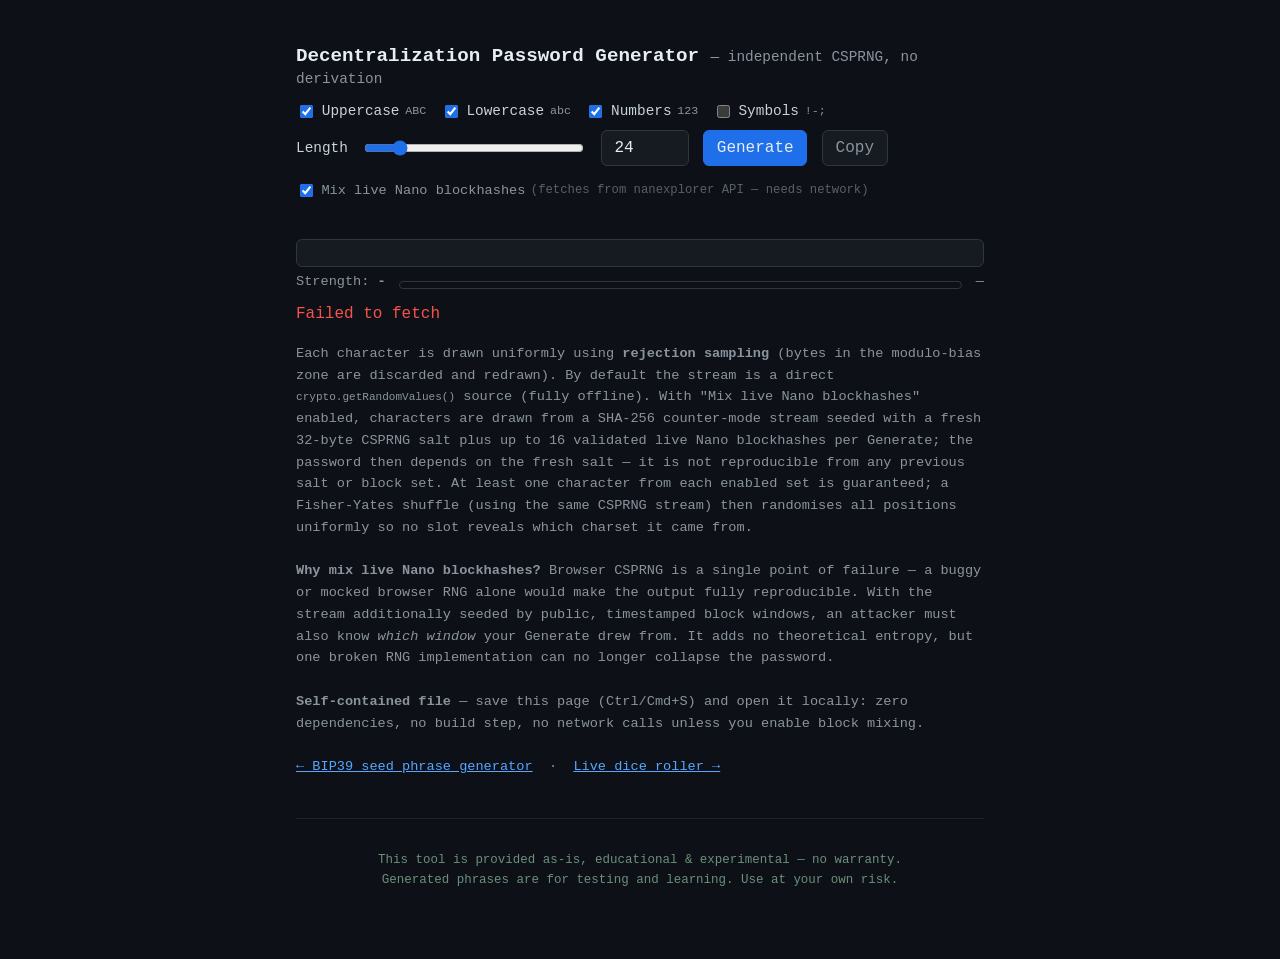
<file: password.html>
<!DOCTYPE html>
<html lang="en">
<head>
<meta charset="UTF-8">
<meta name="viewport" content="width=device-width, initial-scale=1.0">
<meta name="description" content="Single-file, offline random password generator using only the browser Web Crypto CSPRNG with rejection sampling (no modulo bias).">
<title>NanoRandom — Decentralization Password Generator</title>
<style>
    :root { color-scheme: dark; }
    * { box-sizing: border-box; }
    body { background: #0d1117; color: #e6edf3; font-family: ui-monospace, SFMono-Regular, Menlo, Consolas, monospace; max-width: 720px; margin: 0 auto; padding: 2em 1em; }
    h1 { font-size: 1.2rem; font-weight: 600; }
    h1 small { color: #8b949e; font-size: .75em; font-weight: normal; }
    .row { display: flex; gap: .9em; align-items: center; flex-wrap: wrap; margin: 1em 0; }
    .row.tight { margin: .6em 0; }
    select, button, input[type="number"], input[type="range"] { background: #161b22; color: #e6edf3; border: 1px solid #30363d; border-radius: 6px; padding: .5em .8em; font: inherit; }
    button { background: #1f6feb; border-color: #1f6feb; cursor: pointer; }
    button:hover { filter: brightness(1.15); }
    .eyebtn { background: #161b22; color: #8b949e; border: 1px solid #30363d; }
    .eyebtn:hover { filter: brightness(1.2); }
    .chk { display: flex; gap: .4em; align-items: center; font-size: .9em; color: #c9d1d9; cursor: pointer; }
    .chk input { accent-color: #1f6feb; }
    .chk code { color: #8b949e; }
    input[type="range"] { padding: 0; accent-color: #1f6feb; min-width: 220px; }
    input[type="number"] { width: 5.5em; }
    .password-box { background: #161b22; border: 1px solid #30363d; border-radius: 6px; padding: .8em; margin-top: 1em; word-break: break-all; min-height: 1.4em; }
    .bar { background: #0d1117; border: 1px solid #30363d; border-radius: 4px; height: 8px; margin-top: .5em; overflow: hidden; }
    .bar > div { height: 100%; transition: width .25s; }
    .bg-danger { background: #f85149; }
    .bg-warning { background: #d29922; }
    .bg-success { background: #3fb950; }
    .strength { font-size: .85em; color: #8b949e; margin-top: .5em; display: flex; gap: 1em; align-items: center; }
    .err { color: #f85149; min-height: 1.2em; }
    .note { color: #8b949e; font-size: .85em; margin-top: 1.4em; line-height: 1.6; }
    .note a { color: #58a6ff; }
    .mix { font-size: .85em; color: #8b949e; display: flex; gap: .4em; align-items: center; cursor: pointer; }
    .mix input { accent-color: #1f6feb; }
    .dim { color: #586069; font-size: .9em; }
    .blocksinfo { color: #8b949e; word-break: break-all; font-size: .8em; margin-top: .4em; min-height: 1.1em; }
</style>
</head>
<body>
    <h1>Decentralization Password Generator <small>&mdash; independent CSPRNG, no derivation</small></h1>
    <div class="row tight">
        <label class="chk"><input type="checkbox" id="upper" checked> Uppercase <code>ABC</code></label>
        <label class="chk"><input type="checkbox" id="lower" checked> Lowercase <code>abc</code></label>
        <label class="chk"><input type="checkbox" id="numbers" checked> Numbers <code>123</code></label>
        <label class="chk"><input type="checkbox" id="symbols"> Symbols <code>!-;</code></label>
    </div>
    <div class="row tight">
        <label class="chk" for="len">Length</label>
        <input type="range" id="lenSlider" min="8" max="128" step="1" value="24" aria-label="Length">
        <input type="number" id="len" min="8" max="128" step="1" value="24" aria-label="Length">
        <button id="gen" type="button">Generate</button>
        <button id="copyBtn" class="eyebtn" type="button">Copy</button>
        <label class="mix"><input type="checkbox" id="mixBlocks" checked> Mix live Nano blockhashes <span class="dim">(fetches from nanexplorer API &mdash; needs network)</span></label>
    </div>
    <div class="blocksinfo" id="blocksInfo"></div>
    <div class="password-box" id="pw"></div>
    <div class="strength">
        <span>Strength: <b id="strengthLabel">-</b></span>
        <div class="bar" style="flex:1"><div id="strengthBar"></div></div>
        <span id="strengthBits">—</span>
    </div>
    <p class="err" id="err" role="alert"></p>
    <p class="note">
        Each character is drawn uniformly using <b>rejection sampling</b> (bytes in the modulo-bias
        zone are discarded and redrawn). By default the stream is a direct
        <code>crypto.getRandomValues()</code> source (fully offline). With "Mix live Nano blockhashes"
        enabled, characters are drawn from a SHA-256 counter-mode stream seeded with a fresh 32-byte
        CSPRNG salt plus up to 16 validated live Nano blockhashes per Generate; the password then
        depends on the fresh salt &mdash; it is not reproducible from any previous salt or block set.
        At least one character from each enabled set is guaranteed; a Fisher-Yates
        shuffle (using the same CSPRNG stream) then randomises all positions uniformly
        so no slot reveals which charset it came from.
        <br><br>
        <b>Why mix live Nano blockhashes?</b> Browser CSPRNG is a single point of failure
        &mdash; a buggy or mocked browser RNG alone would make the output fully reproducible.
        With the stream additionally seeded by public, timestamped block windows, an attacker
        must also know <i>which window</i> your Generate drew from. It adds no theoretical
        entropy, but one broken RNG implementation can no longer collapse the password.
        <br><br>
        <b>Self-contained file</b> &mdash; save this page (Ctrl/Cmd+S) and open it locally:
        zero dependencies, no build step, no network calls unless you enable block mixing.
        <br><br>
        <a href="bip39.html">&larr; BIP39 seed phrase generator</a>
        &nbsp;·&nbsp;
        <a href="dice.html">Live dice roller &rarr;</a>
    </p>
    <script>
"use strict";

async function sha256(bytes) {
    const buf = new Uint8Array(bytes).buffer;
    const hash = await crypto.subtle.digest('SHA-256', buf);
    return Array.from(new Uint8Array(hash));
}

// Fetch + validate live Nano blockhashes (same rules as bip39.html):
// entry must be an object, hash = exactly 64 hex chars, dedupe, cap at 16.
async function fetchBlockBytes(maxBlocks) {
    const res = await fetch('https://api.nanexplorer.com/last-blocks?network=nano', { cache: 'no-store' });
    if (!res.ok) throw new Error('Block API HTTP ' + res.status);
    const data = await res.json();
    if (!data || !Array.isArray(data.last)) throw new Error('Malformed payload shape: expected { last: [...] }');
    const seen = new Set();
    const bytes = [];
    for (const b of data.last.slice(0, 64)) {
        const h = (b && typeof b.hash === 'string') ? b.hash.trim().toUpperCase() : '';
        if (!/^[0-9A-F]{64}$/.test(h) || seen.has(h)) continue;
        seen.add(h);
        for (let i = 0; i + 1 < 64; i += 2) bytes.push(parseInt(h.slice(i, i + 2), 16));
        if (seen.size >= maxBlocks) break;
    }
    if (!seen.size) throw new Error('No valid blockhash in API response');
    return { bytes, count: seen.size, hashes: Array.from(seen) };
}

// Randomness source as a byte stream (keeps pick() identical for both modes)
function csprngStream() {
    let buf = [];
    return async () => {
        if (!buf.length) {
            const b = new Uint8Array(32);
            crypto.getRandomValues(b);
            buf = Array.from(b);
        }
        return buf.shift();
    };
}

// Mixed mode: SHA-256 counter-mode stream block_i = SHA-256( saltRaw(32B) ++ blockBytes ++ counter_i )
// counter_i is a 64-bit big-endian integer (no wrap-around at 256)
function uint64be(value) {
    const bytes = new Array(8).fill(0);
    for (let i = 7; i >= 0; i--) {
        bytes[i] = Number(value & 0xffn);
        value >>= 8n;
    }
    return bytes;
}

function counterStream(prefixBytes) {
    let counter = 0n, buf = [];
    return async () => {
        if (!buf.length) {
            const h = await sha256(prefixBytes.concat(uint64be(counter)));
            buf.push(...h);
            counter++;
        }
        return buf.shift();
    };
}

function getCharSets() {
    const sets = [];
    if (document.getElementById('upper').checked)   sets.push('ABCDEFGHIJKLMNOPQRSTUVWXYZ');
    if (document.getElementById('lower').checked)   sets.push('abcdefghijklmnopqrstuvwxyz');
    if (document.getElementById('numbers').checked) sets.push('0123456789');
    if (document.getElementById('symbols').checked) sets.push('!@#$%^&*()-_=+[]{};:,.?/');
    return sets;
}

// Unbiased integer in [0, n) from the given byte stream via rejection sampling
async function pick(n, nextByte) {
    const bytes = n <= 256 ? 1 : n <= 65536 ? 2 : 4;
    const range = 256 ** bytes;
    const limit = range - (range % n);
    let v;
    do {
        v = 0;
        for (let k = 0; k < bytes; k++) v = v * 256 + await nextByte();
    } while (v >= limit);
    return v % n;
}

async function generatePassword(len, sets, nextByte) {
    const all = sets.join('');
    const chars = [];

    // Step 1: Pick exactly one character from each required charset.
    // This guarantees every enabled set appears at least once.
    for (const set of sets) {
        chars.push(set[await pick(set.length, nextByte)]);
    }

    // Step 2: Fill the remaining slots with characters drawn uniformly
    // from the full combined charset.
    for (let i = sets.length; i < len; i++) {
        chars.push(all[await pick(all.length, nextByte)]);
    }

    // Step 3: Fisher-Yates shuffle using the same CSPRNG stream.
    // This produces a uniformly random permutation, so no position in the
    // final password reveals which charset it came from. The previous approach
    // of overwriting random slots leaked structural information: an attacker
    // who knew the charset configuration could infer that certain positions
    // were more likely to belong to a specific charset group.
    for (let i = chars.length - 1; i > 0; i--) {
        const j = await pick(i + 1, nextByte);
        [chars[i], chars[j]] = [chars[j], chars[i]];
    }

    return chars.join('');
}

function clampLength(v) {
    const n = parseInt(v, 10);
    if (Number.isNaN(n)) return 24;
    return Math.min(128, Math.max(8, n));
}

const pwEl   = document.getElementById('pw');
const errEl  = document.getElementById('err');
const lenEl  = document.getElementById('len');
const slider = document.getElementById('lenSlider');
let lastPassword = '';
let copyReset = null;

function updateStrength(pw) {
    const pool = getCharSets().reduce((a, s) => a + s.length, 0);
    const labelEl = document.getElementById('strengthLabel');
    const barEl = document.getElementById('strengthBar');
    const bitsEl = document.getElementById('strengthBits');
    if (!pw || !pool) {
        labelEl.textContent = '-';
        barEl.style.width = '0%';
        bitsEl.textContent = '—';
        return;
    }
    // Independent chars => len * log2(pool) nominal; mixed mode is capped by the 256-bit stream salt
    const nominal = pw.length * Math.log2(pool);
    const cap = document.getElementById('mixBlocks').checked ? 256 : nominal;
    const bits = Math.min(nominal, cap);
    const percent = Math.min(100, Math.round(bits / 1.28));
    let label, cls;
    if (bits < 60)       { label = 'Weak';        cls = 'bg-danger'; }
    else if (bits < 100) { label = 'Fair';        cls = 'bg-warning'; }
    else if (bits < 160) { label = 'Strong';      cls = 'bg-success'; }
    else                 { label = 'Very strong'; cls = 'bg-success'; }
    labelEl.textContent = label;
    barEl.className = cls;
    barEl.style.width = percent + '%';
    bitsEl.textContent = '~' + Math.round(bits) + ' bits';
}

async function generate() {
    errEl.textContent = '';
    const blocksEl = document.getElementById('blocksInfo');
    blocksEl.textContent = '';
    const genBtn = document.getElementById('gen');
    genBtn.disabled = true;
    try {
        const useMix = document.getElementById('mixBlocks').checked;
        // Fail closed: never fall back to a weak RNG
        if (typeof crypto === 'undefined' || !crypto.getRandomValues || (useMix && !crypto.subtle)) {
            throw new Error('Secure RNG unavailable — no password was generated.');
        }
        const sets = getCharSets();
        if (!sets.length) throw new Error('Select at least one character set.');
        const len = clampLength(lenEl.value);
        lenEl.value = len;
        slider.value = len;

        let nextByte;
        if (useMix) {
            const { bytes: blockBytes, count, hashes } = await fetchBlockBytes(16);
            const saltArr = new Uint8Array(32);
            crypto.getRandomValues(saltArr);
            nextByte = counterStream(Array.from(saltArr).concat(blockBytes));
            blocksEl.textContent = 'Stream: SHA-256( salt32 ++ ' + count + ' blocks ++ counter )  ·  ' + hashes.map(h => h.slice(0, 8)).join(' ');
        } else {
            nextByte = csprngStream();
        }

        lastPassword = await generatePassword(len, sets, nextByte);
        pwEl.textContent = lastPassword;
        updateStrength(lastPassword);
    } catch (e) {
        lastPassword = '';
        pwEl.textContent = '';
        updateStrength('');
        errEl.textContent = e.message || 'Generation failed';
    } finally {
        genBtn.disabled = false;
    }
}

lenEl.addEventListener('input', () => { slider.value = clampLength(lenEl.value); lenEl.value = clampLength(lenEl.value); });
slider.addEventListener('input', () => { lenEl.value = slider.value; });
for (const id of ['upper', 'lower', 'numbers', 'symbols', 'len', 'mixBlocks']) {
    document.getElementById(id).addEventListener('change', () => { if (lastPassword) generate(); });
}
document.getElementById('gen').addEventListener('click', generate);

document.getElementById('copyBtn').addEventListener('click', async () => {
    if (!lastPassword) { errEl.textContent = 'Generate a password first.'; return; }
    try {
        await navigator.clipboard.writeText(lastPassword);
        const btn = document.getElementById('copyBtn');
        btn.textContent = 'Copied!';
        clearTimeout(copyReset);
        copyReset = setTimeout(() => { btn.textContent = 'Copy'; }, 1500);
    } catch (e) {
        errEl.textContent = 'Cannot copy: ' + e.message;
    }
});

generate(); // initial password on load
    </script>

<footer style="border-top:1px solid rgba(255,255,255,0.08);padding:32px 24px;text-align:center;font-size:0.78em;color:#6b8f7a;margin-top:40px;">
  <p style="margin:0;line-height:1.6;">
    This tool is provided as-is, educational &amp; experimental — no warranty.<br>
    Generated phrases are for testing and learning. Use at your own risk.
  </p>
</footer>
</body>
</html>
</file>
